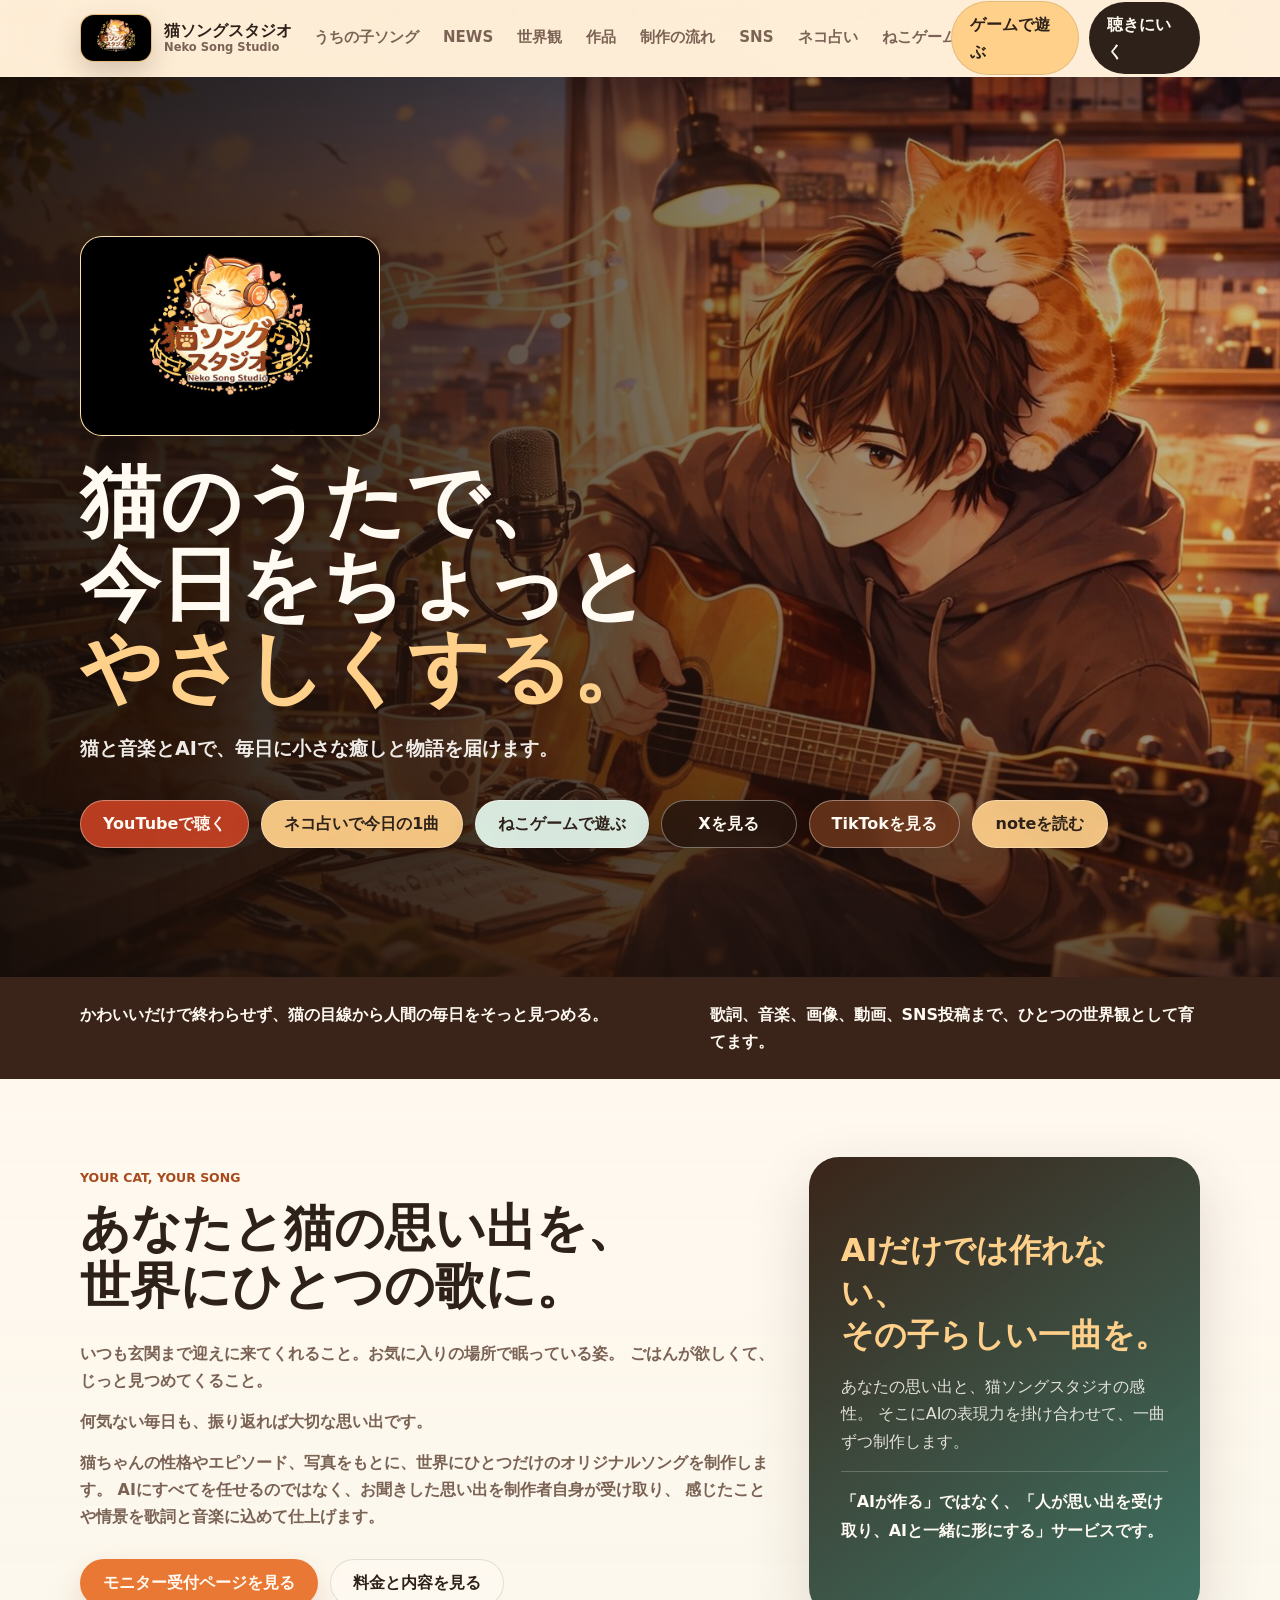
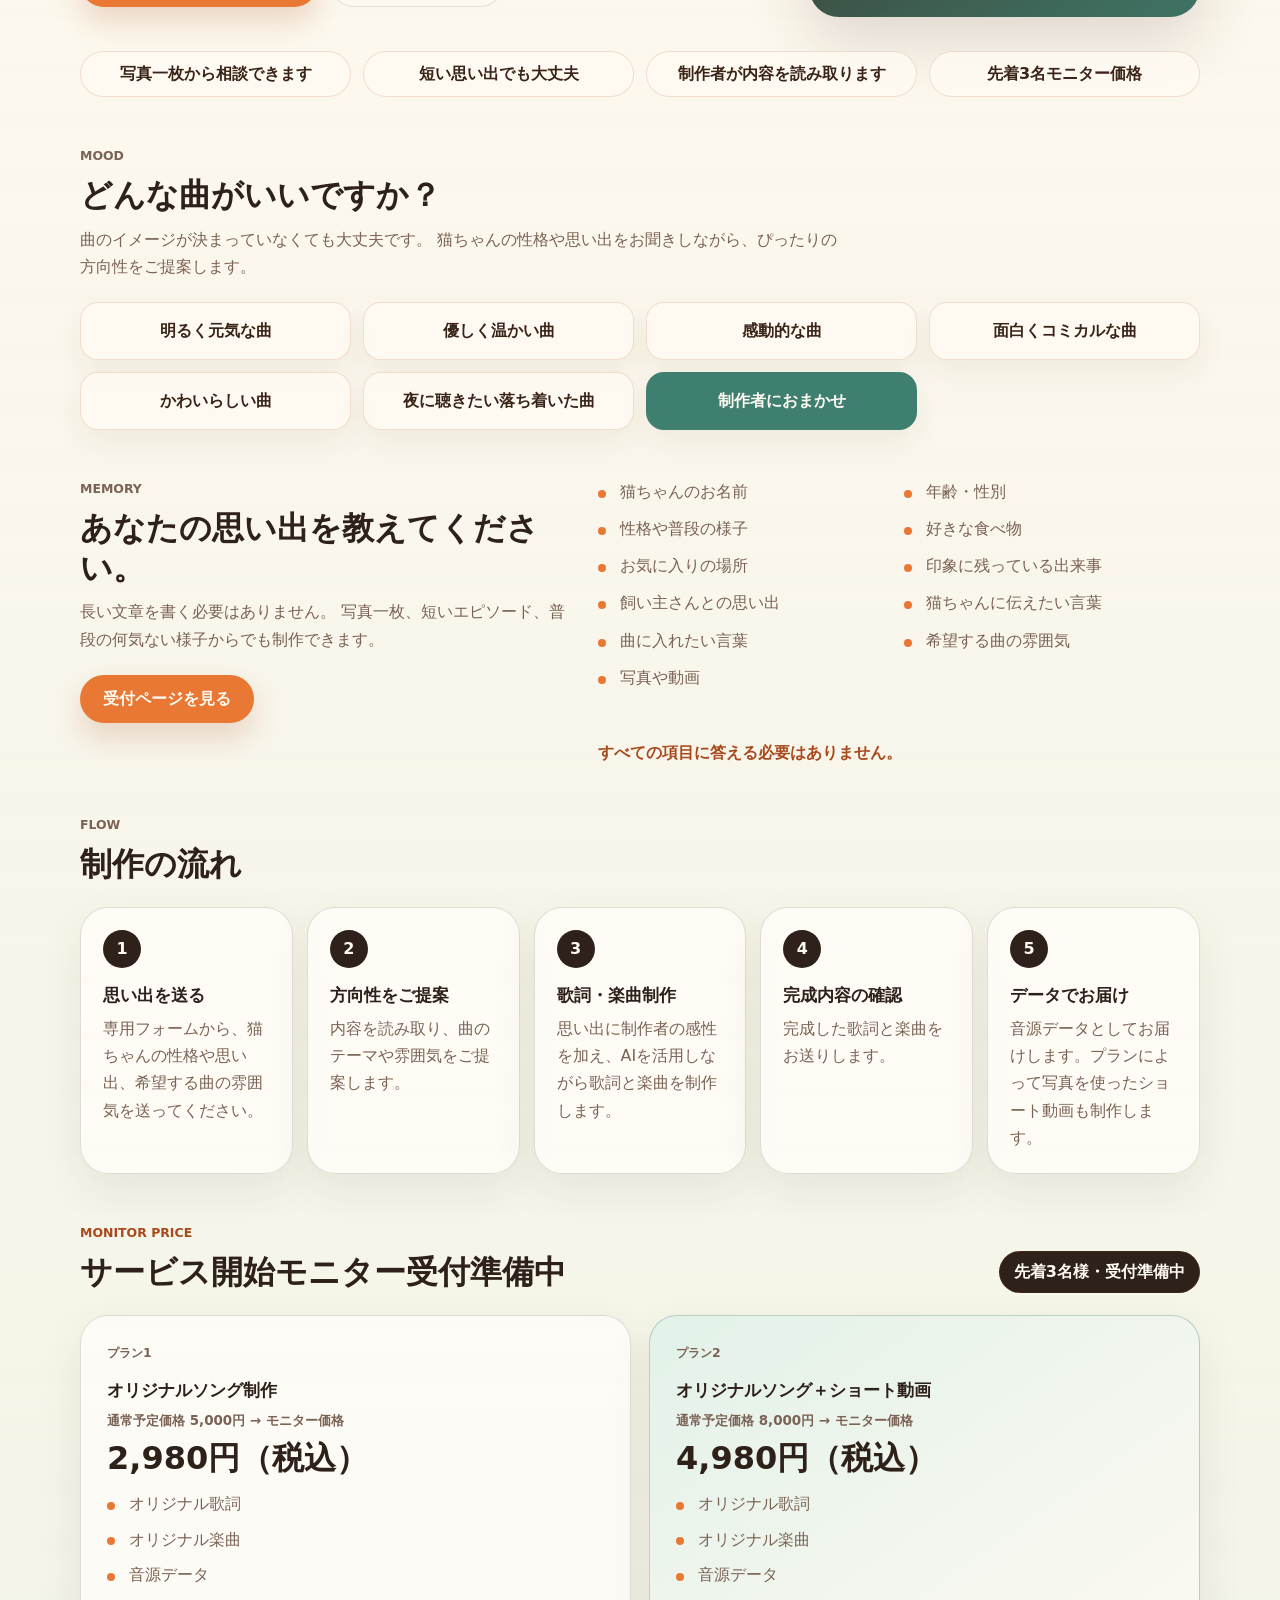
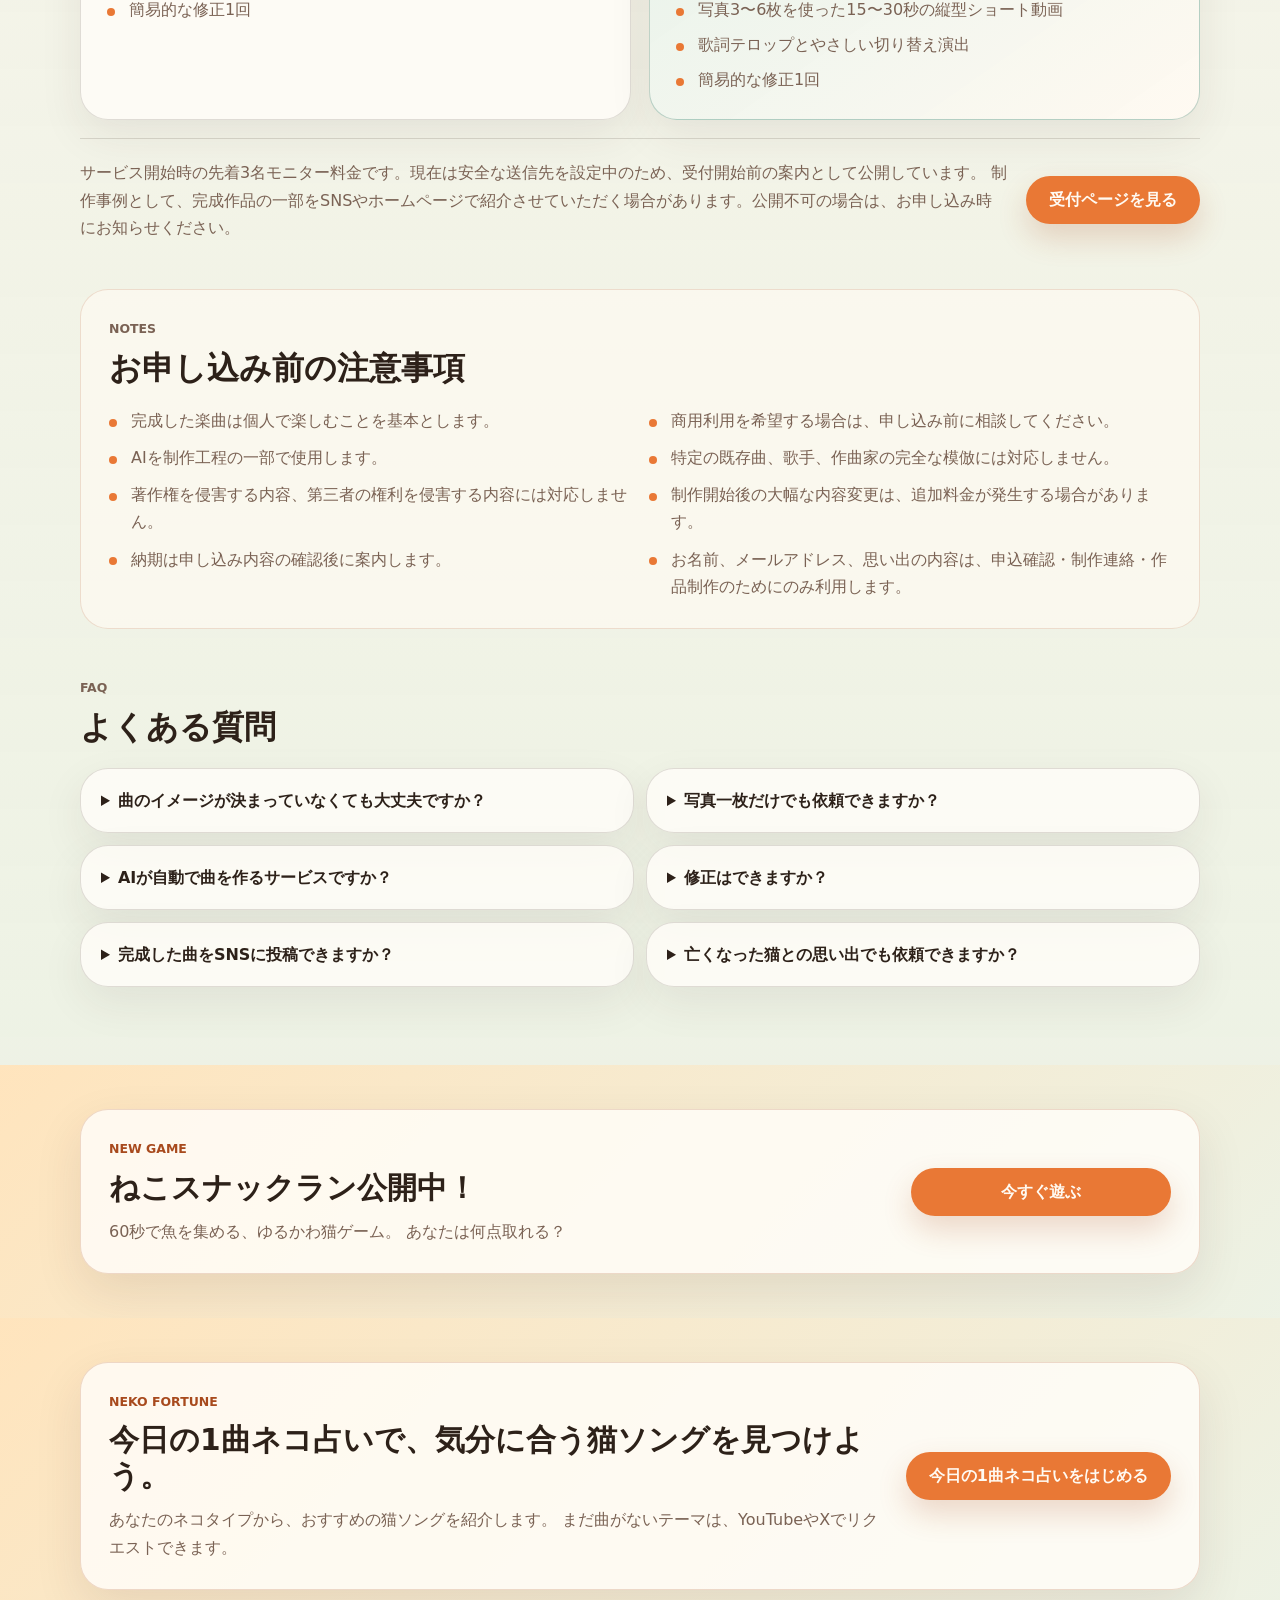
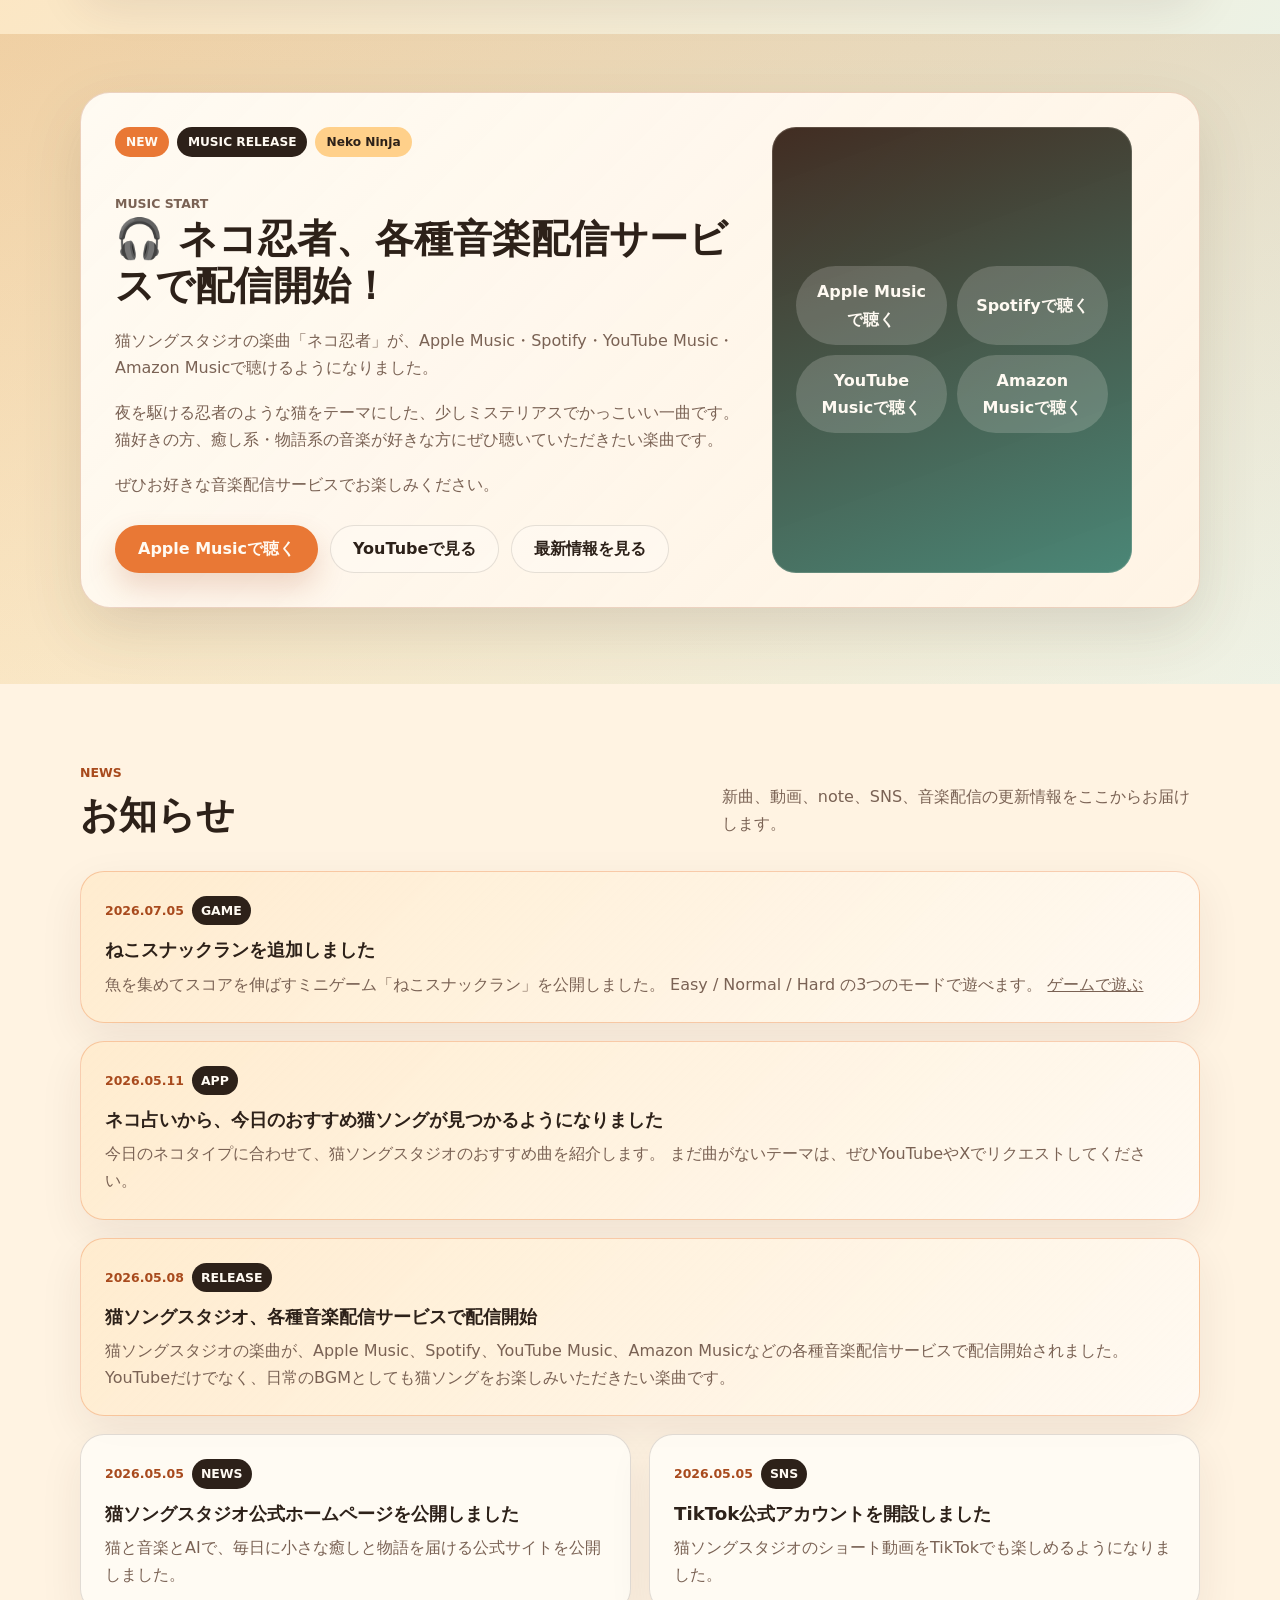
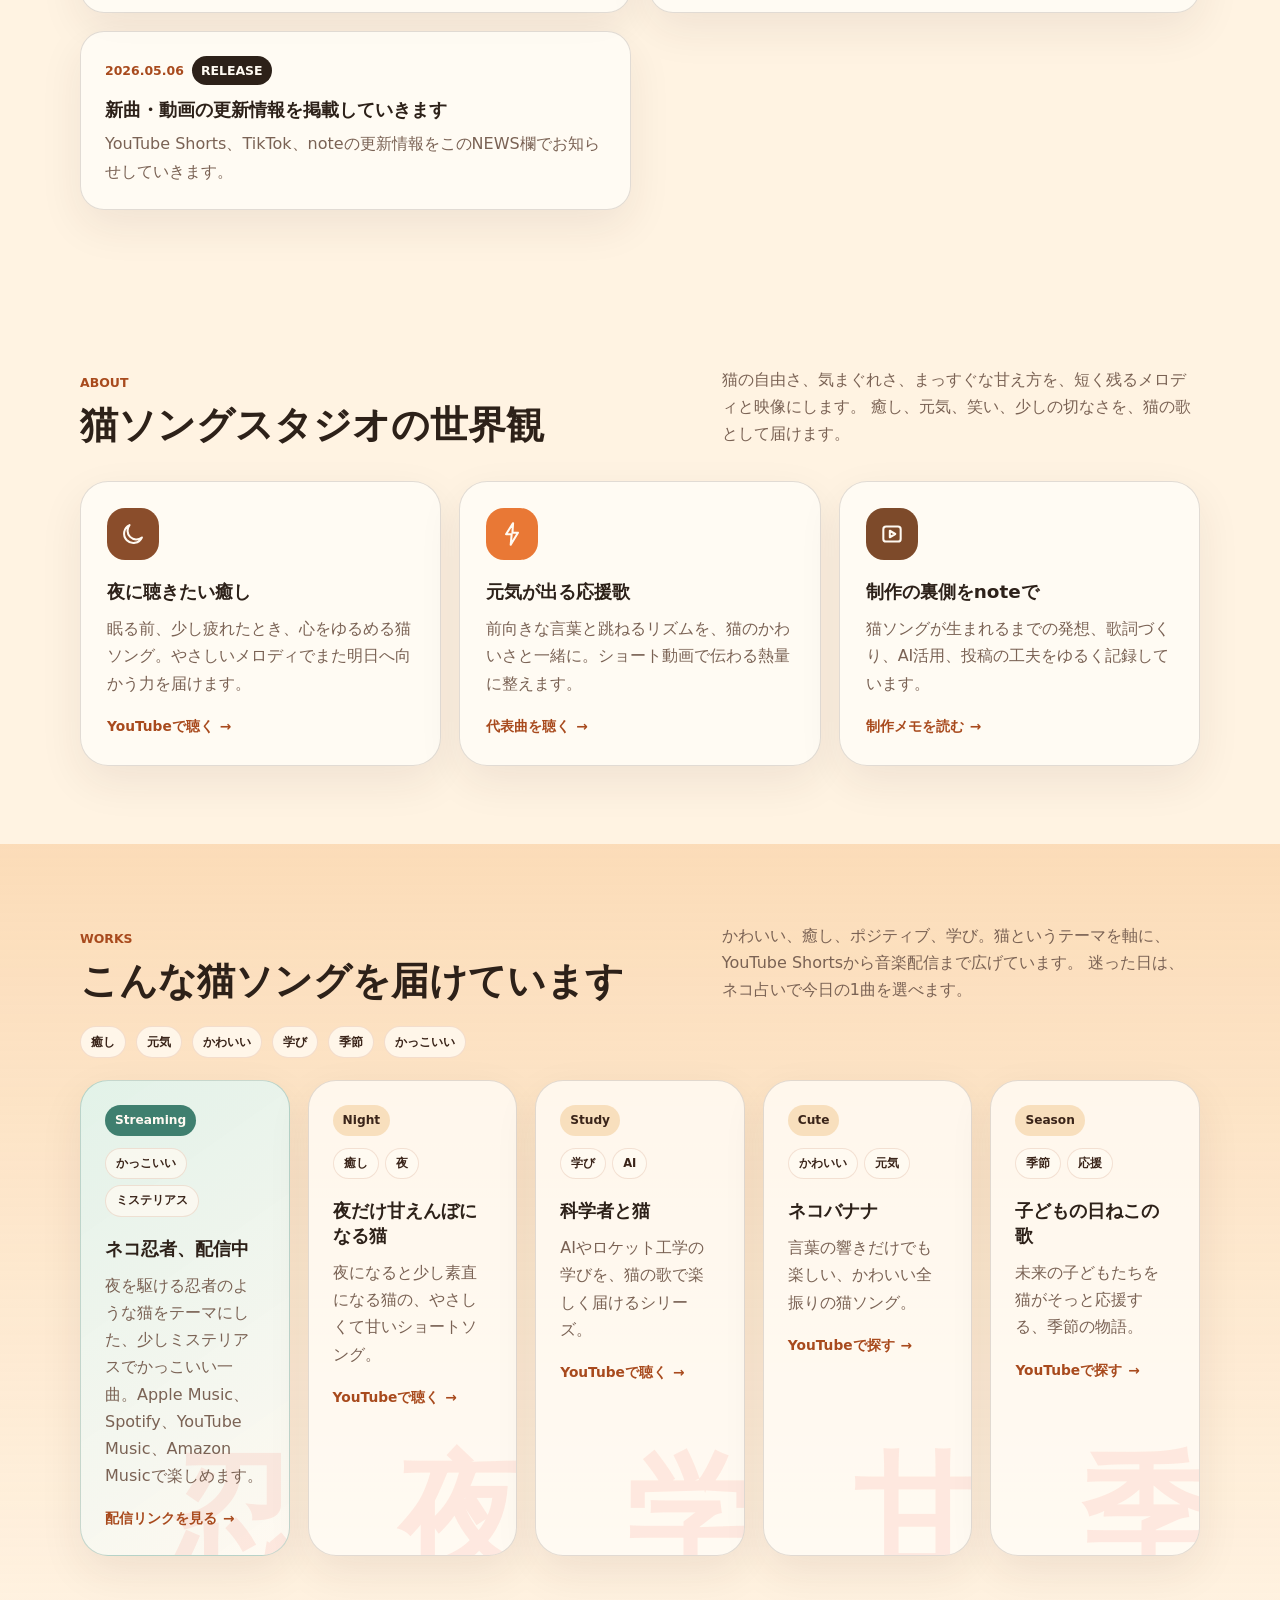
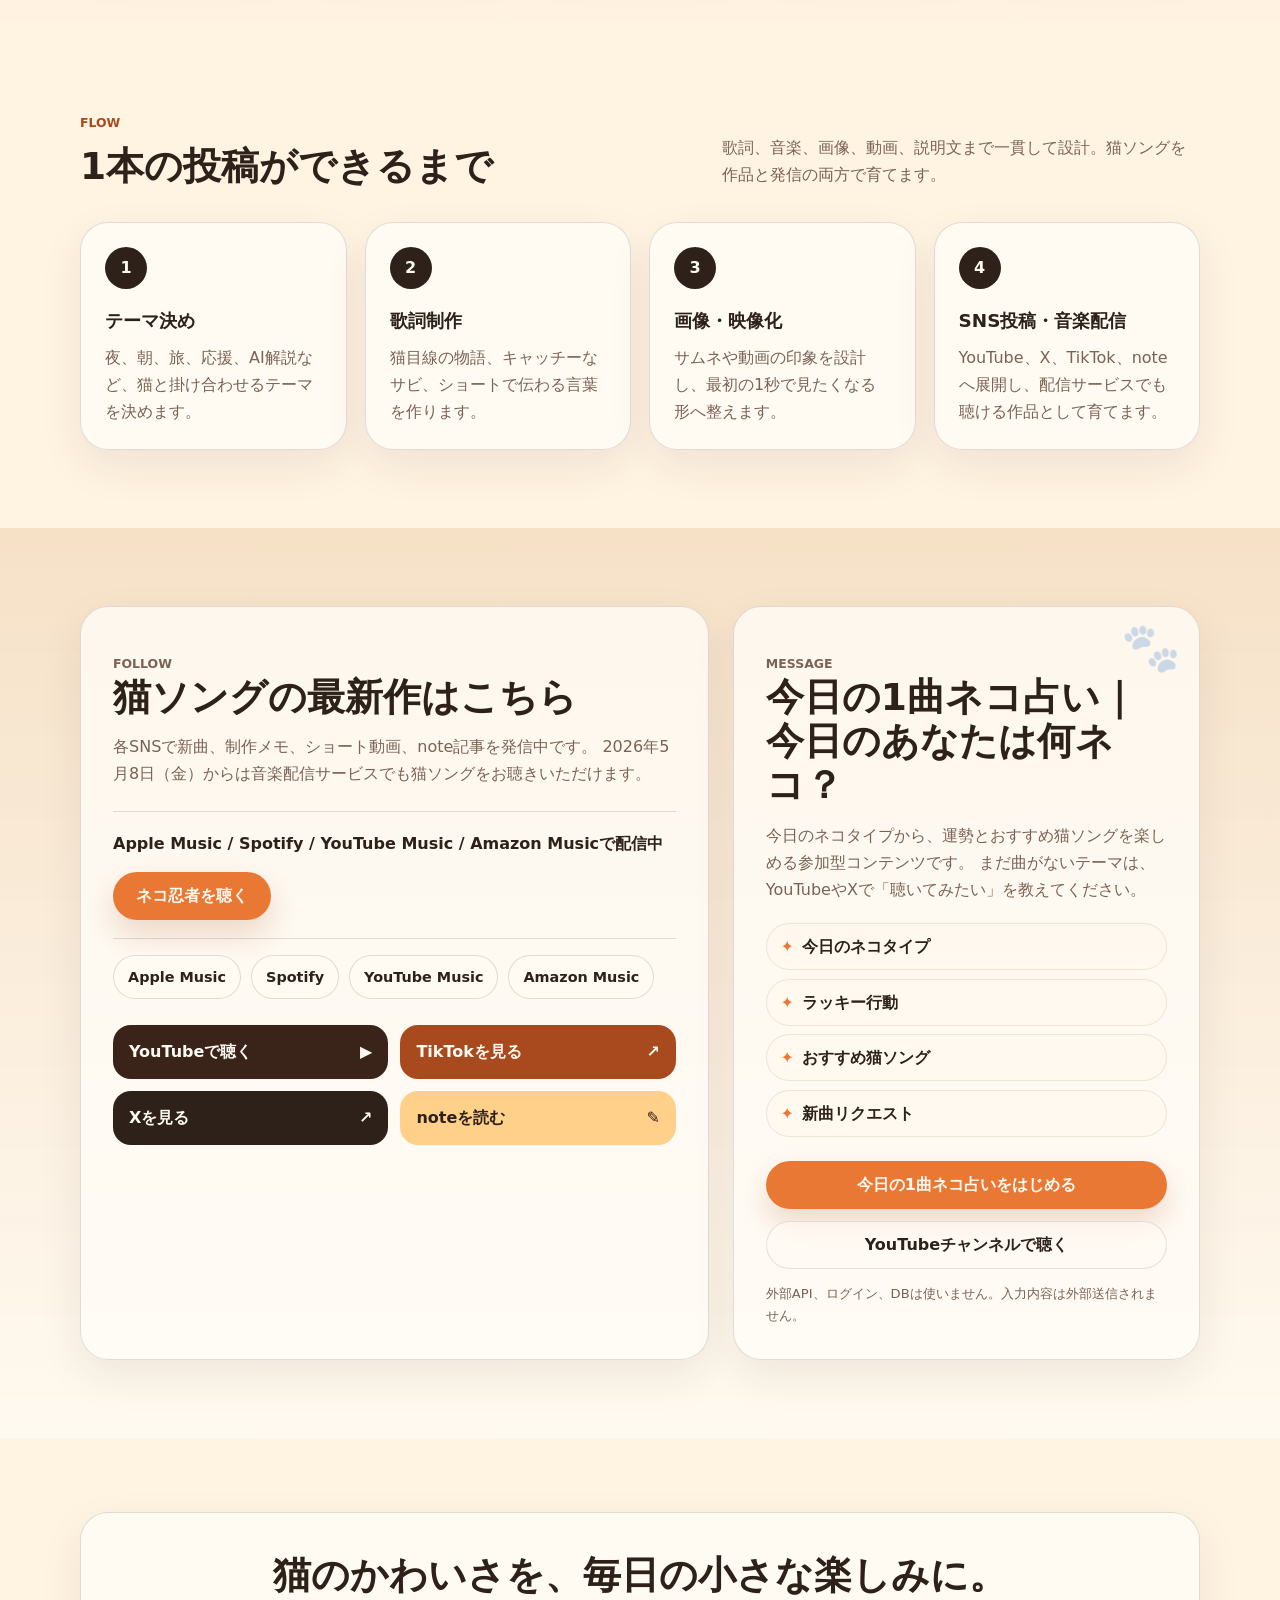
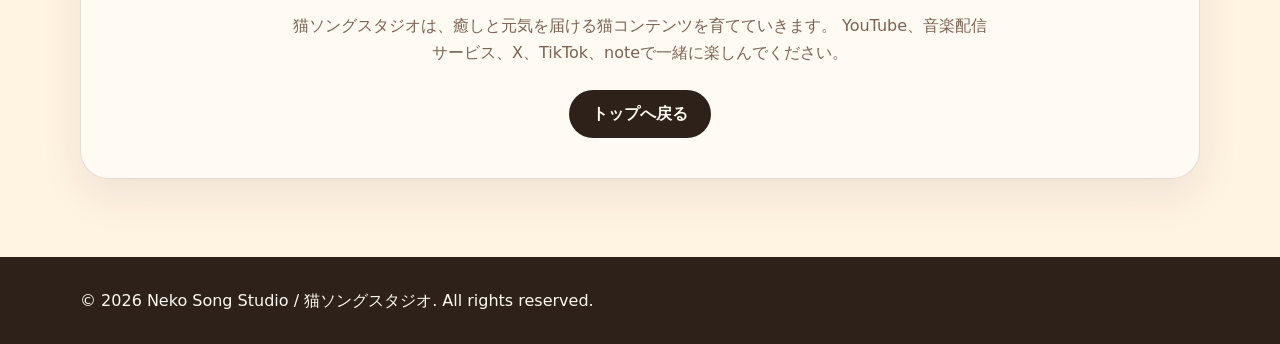
<file: index.html>
<!doctype html>
<html lang="ja">
  <head>
    <meta charset="utf-8">
    <meta name="viewport" content="width=device-width, initial-scale=1">
    <title>猫ソングスタジオ | 猫のオリジナルソングと音楽の物語</title>
    <meta
      name="description"
      content="猫ソングスタジオは、猫のオリジナルソングや猫との思い出をオーダーメイドで歌にするサービス、猫の楽曲・動画を届けるスタジオです。AIを活用しながら制作者が一曲ずつ制作します。"
    >
    <meta
      name="keywords"
      content="猫ソングスタジオ, Neko Song Studio, 猫のオリジナルソング, 猫との思い出, オーダーメイド, 猫の歌, 猫ソング, AI音楽, YouTube Shorts, 猫動画, 癒し音楽, 音楽配信"
    >
    <meta property="og:site_name" content="猫ソングスタジオ | Neko Song Studio">
    <meta property="og:type" content="website">
    <meta property="og:url" content="https://kohei-nakama.github.io/neko-song-studio/">
    <meta property="og:title" content="猫ソングスタジオ | 猫のオリジナルソングと音楽の物語">
    <meta
      property="og:description"
      content="猫ソングスタジオは、猫のオリジナルソングや猫との思い出をオーダーメイドで歌にするサービス、猫の楽曲・動画を届けるスタジオです。AIを活用しながら制作者が一曲ずつ制作します。"
    >
    <meta property="og:image" content="https://kohei-nakama.github.io/neko-song-studio/assets/main-visual.jpg">
    <meta name="twitter:card" content="summary_large_image">
    <link rel="icon" href="assets/neko-song-logo.jpg" type="image/jpeg">
    <script type="application/ld+json">
      {
        "@context": "https://schema.org",
        "@type": "Service",
        "name": "うちの子オリジナルソング",
        "serviceType": "猫のオリジナルソング制作",
        "provider": {
          "@type": "Organization",
          "name": "猫ソングスタジオ",
          "url": "https://kohei-nakama.github.io/neko-song-studio/"
        },
        "areaServed": "JP",
        "description": "猫との思い出や写真、性格をもとに、AIを制作工程の一部で活用しながら制作者が一曲ずつ仕上げるオーダーメイドの猫ソング制作サービスです。"
      }
    </script>
    <link rel="stylesheet" href="styles.css">
  </head>
  <body>
    <div class="paw-bg" aria-hidden="true"></div>

    <header class="site-header" data-header>
      <div class="container nav">
        <a class="logo" href="#top" aria-label="猫ソングスタジオ トップへ">
          <img
            class="logo-image"
            src="assets/neko-song-logo.jpg"
            width="72"
            height="48"
            alt=""
            decoding="async"
          >
          <span class="logo-text">
            猫ソングスタジオ
            <small>Neko Song Studio</small>
          </span>
        </a>
        <nav class="nav-links" aria-label="メインメニュー">
          <a href="#original-song">うちの子ソング</a>
          <a href="#news">NEWS</a>
          <a href="#about">世界観</a>
          <a href="#works">作品</a>
          <a href="#flow">制作の流れ</a>
          <a href="#social">SNS</a>
          <a href="neko-uranai.html">ネコ占い</a>
        </nav>
        <a class="nav-cta" href="#music-release">聴きにいく</a>
      </div>
    </header>

    <main id="top">
      <section class="hero" aria-labelledby="hero-title">
        <img
          class="hero-image"
          src="assets/main-visual.jpg"
          width="1536"
          height="1024"
          fetchpriority="high"
          decoding="async"
          alt="夕焼けの音楽スタジオで猫と一緒にギターを弾く人物"
        >
        <div class="hero-overlay"></div>
        <div class="container hero-content">
          <img
            class="hero-logo"
            src="assets/neko-song-logo.jpg"
            width="300"
            height="200"
            alt="猫ソングスタジオ Neko Song Studio ロゴ"
            decoding="async"
          >
          <h1 id="hero-title">
            猫のうたで、<br>
            今日をちょっと<br>
            <span>やさしくする。</span>
          </h1>
          <p class="hero-copy">
            猫と音楽とAIで、毎日に小さな癒しと物語を届けます。
          </p>
          <div class="hero-social" aria-label="猫ソングスタジオのSNSリンク">
            <a class="social-pill youtube" href="https://www.youtube.com/@nekosong_kouhei" target="_blank" rel="noopener" aria-label="YouTubeで猫ソングを聴く">YouTubeで聴く</a>
            <a class="social-pill fortune" href="neko-uranai.html" aria-label="ネコ占いで今日のおすすめ猫ソングを見つける">ネコ占いで今日の1曲</a>
            <a class="social-pill x" href="https://x.com/nakama_kohei" target="_blank" rel="noopener" aria-label="Xで猫ソングスタジオを見る">Xを見る</a>
            <a class="social-pill tiktok" href="https://www.tiktok.com/@nekosongstudio?_r=1&amp;_t=ZS-967YotwKjua" target="_blank" rel="noopener" aria-label="TikTokで猫ソングを見る">TikTokを見る</a>
            <a class="social-pill note" href="https://note.com/nakama_kohei" target="_blank" rel="noopener" aria-label="noteで猫ソングスタジオの記事を読む">noteを読む</a>
          </div>
        </div>
      </section>

      <section class="section intro-strip" aria-label="猫ソングスタジオの概要">
        <div class="container intro-grid">
          <p>かわいいだけで終わらせず、猫の目線から人間の毎日をそっと見つめる。</p>
          <p>歌詞、音楽、画像、動画、SNS投稿まで、ひとつの世界観として育てます。</p>
        </div>
      </section>

      <section class="section original-song-section" id="original-song" aria-labelledby="original-song-title">
        <div class="container">
          <div class="original-song-hero-grid">
            <div class="original-song-copy">
              <p class="section-kicker">YOUR CAT, YOUR SONG</p>
              <h2 id="original-song-title" class="original-song-title">
                あなたと猫の思い出を、<br>
                世界にひとつの歌に。
              </h2>
              <div class="original-song-lead">
                <p>
                  いつも玄関まで迎えに来てくれること。お気に入りの場所で眠っている姿。
                  ごはんが欲しくて、じっと見つめてくること。
                </p>
                <p>何気ない毎日も、振り返れば大切な思い出です。</p>
                <p>
                  猫ちゃんの性格やエピソード、写真をもとに、世界にひとつだけのオリジナルソングを制作します。
                  AIにすべてを任せるのではなく、お聞きした思い出を制作者自身が受け取り、
                  感じたことや情景を歌詞と音楽に込めて仕上げます。
                </p>
              </div>
            <div class="original-song-actions" aria-label="うちの子オリジナルソングの申込導線">
                <a class="button button-release" href="original-song-form.html">モニター受付ページを見る</a>
                <a class="button button-ghost" href="#original-song-price">料金と内容を見る</a>
              </div>
            </div>

            <aside class="original-song-highlight" aria-label="制作で大切にしていること">
              <p>
                AIだけでは作れない、<br>
                その子らしい一曲を。
              </p>
              <span>
                あなたの思い出と、猫ソングスタジオの感性。
                そこにAIの表現力を掛け合わせて、一曲ずつ制作します。
              </span>
              <strong>
                「AIが作る」ではなく、「人が思い出を受け取り、AIと一緒に形にする」サービスです。
              </strong>
            </aside>
          </div>

          <div class="original-song-points" aria-label="サービスの特徴">
            <span>写真一枚から相談できます</span>
            <span>短い思い出でも大丈夫</span>
            <span>制作者が内容を読み取ります</span>
            <span>先着3名モニター価格</span>
          </div>

          <div class="original-song-block">
            <div class="original-subhead">
              <p class="section-kicker">MOOD</p>
              <h3>どんな曲がいいですか？</h3>
              <p>
                曲のイメージが決まっていなくても大丈夫です。
                猫ちゃんの性格や思い出をお聞きしながら、ぴったりの方向性をご提案します。
              </p>
            </div>
            <div class="song-mood-grid">
              <span class="mood-card">明るく元気な曲</span>
              <span class="mood-card">優しく温かい曲</span>
              <span class="mood-card">感動的な曲</span>
              <span class="mood-card">面白くコミカルな曲</span>
              <span class="mood-card">かわいらしい曲</span>
              <span class="mood-card">夜に聴きたい落ち着いた曲</span>
              <span class="mood-card mood-card-featured">制作者におまかせ</span>
            </div>
          </div>

          <div class="original-song-block memory-grid">
            <div class="original-subhead">
              <p class="section-kicker">MEMORY</p>
              <h3>あなたの思い出を教えてください。</h3>
              <p>
                長い文章を書く必要はありません。
                写真一枚、短いエピソード、普段の何気ない様子からでも制作できます。
              </p>
              <a class="button button-release" href="original-song-form.html#request-form">受付ページを見る</a>
            </div>
            <ul class="memory-list">
              <li>猫ちゃんのお名前</li>
              <li>年齢・性別</li>
              <li>性格や普段の様子</li>
              <li>好きな食べ物</li>
              <li>お気に入りの場所</li>
              <li>印象に残っている出来事</li>
              <li>飼い主さんとの思い出</li>
              <li>猫ちゃんに伝えたい言葉</li>
              <li>曲に入れたい言葉</li>
              <li>希望する曲の雰囲気</li>
              <li>写真や動画</li>
            </ul>
            <p class="soft-note">すべての項目に答える必要はありません。</p>
          </div>

          <div class="original-song-block">
            <div class="original-subhead">
              <p class="section-kicker">FLOW</p>
              <h3>制作の流れ</h3>
            </div>
            <ol class="original-flow">
              <li class="original-step">
                <span>1</span>
                <h4>思い出を送る</h4>
                <p>専用フォームから、猫ちゃんの性格や思い出、希望する曲の雰囲気を送ってください。</p>
              </li>
              <li class="original-step">
                <span>2</span>
                <h4>方向性をご提案</h4>
                <p>内容を読み取り、曲のテーマや雰囲気をご提案します。</p>
              </li>
              <li class="original-step">
                <span>3</span>
                <h4>歌詞・楽曲制作</h4>
                <p>思い出に制作者の感性を加え、AIを活用しながら歌詞と楽曲を制作します。</p>
              </li>
              <li class="original-step">
                <span>4</span>
                <h4>完成内容の確認</h4>
                <p>完成した歌詞と楽曲をお送りします。</p>
              </li>
              <li class="original-step">
                <span>5</span>
                <h4>データでお届け</h4>
                <p>音源データとしてお届けします。プランによって写真を使ったショート動画も制作します。</p>
              </li>
            </ol>
          </div>

          <div class="original-song-block pricing-block" id="original-song-price">
            <div class="pricing-head">
              <div>
                <p class="section-kicker">MONITOR PRICE</p>
                <h3>サービス開始モニター受付準備中</h3>
              </div>
              <span class="monitor-pill">先着3名様・受付準備中</span>
            </div>
            <div class="price-grid">
              <article class="price-card" data-plan="original-song" data-price="2980">
                <p class="price-plan">プラン1</p>
                <h4>オリジナルソング制作</h4>
                <p class="price-note">通常予定価格 5,000円 → モニター価格</p>
                <p class="price">2,980円（税込）</p>
                <ul>
                  <li>オリジナル歌詞</li>
                  <li>オリジナル楽曲</li>
                  <li>音源データ</li>
                  <li>簡易的な修正1回</li>
                </ul>
              </article>
              <article class="price-card price-card-featured" data-plan="original-song-short-video" data-price="4980">
                <p class="price-plan">プラン2</p>
                <h4>オリジナルソング＋ショート動画</h4>
                <p class="price-note">通常予定価格 8,000円 → モニター価格</p>
                <p class="price">4,980円（税込）</p>
                <ul>
                  <li>オリジナル歌詞</li>
                  <li>オリジナル楽曲</li>
                  <li>音源データ</li>
                  <li>写真3〜6枚を使った15〜30秒の縦型ショート動画</li>
                  <li>歌詞テロップとやさしい切り替え演出</li>
                  <li>簡易的な修正1回</li>
                </ul>
              </article>
            </div>
            <div class="monitor-note">
              <p>
                サービス開始時の先着3名モニター料金です。現在は安全な送信先を設定中のため、受付開始前の案内として公開しています。
                制作事例として、完成作品の一部をSNSやホームページで紹介させていただく場合があります。公開不可の場合は、お申し込み時にお知らせください。
              </p>
              <a class="button button-release" href="original-song-form.html#request-form">受付ページを見る</a>
            </div>
          </div>

          <div class="original-song-block original-song-notes">
            <div class="original-subhead">
              <p class="section-kicker">NOTES</p>
              <h3>お申し込み前の注意事項</h3>
            </div>
            <ul class="notice-list">
              <li>完成した楽曲は個人で楽しむことを基本とします。</li>
              <li>商用利用を希望する場合は、申し込み前に相談してください。</li>
              <li>AIを制作工程の一部で使用します。</li>
              <li>特定の既存曲、歌手、作曲家の完全な模倣には対応しません。</li>
              <li>著作権を侵害する内容、第三者の権利を侵害する内容には対応しません。</li>
              <li>制作開始後の大幅な内容変更は、追加料金が発生する場合があります。</li>
              <li>納期は申し込み内容の確認後に案内します。</li>
              <li>お名前、メールアドレス、思い出の内容は、申込確認・制作連絡・作品制作のためにのみ利用します。</li>
            </ul>
          </div>

          <div class="original-song-block faq-block" aria-labelledby="original-song-faq-title">
            <div class="original-subhead">
              <p class="section-kicker">FAQ</p>
              <h3 id="original-song-faq-title">よくある質問</h3>
            </div>
            <div class="faq-grid">
              <details class="faq-card">
                <summary>曲のイメージが決まっていなくても大丈夫ですか？</summary>
                <p>大丈夫です。猫ちゃんの性格や思い出から、制作者が曲の方向性をご提案します。</p>
              </details>
              <details class="faq-card">
                <summary>写真一枚だけでも依頼できますか？</summary>
                <p>可能です。短いエピソードや写真から、その子らしさを想像しながら制作します。</p>
              </details>
              <details class="faq-card">
                <summary>AIが自動で曲を作るサービスですか？</summary>
                <p>AIを制作工程の一部で使用しますが、完全自動ではありません。思い出を制作者が読み、歌詞、物語、曲の方向性を考えて制作します。</p>
              </details>
              <details class="faq-card">
                <summary>修正はできますか？</summary>
                <p>簡易的な修正は1回まで料金に含みます。曲全体の作り直しや、制作開始後の大幅な方向変更は別途相談となります。</p>
              </details>
              <details class="faq-card">
                <summary>完成した曲をSNSに投稿できますか？</summary>
                <p>個人のSNSでお楽しみいただけます。広告、販売、店舗利用などの商用利用は事前にご相談ください。</p>
              </details>
              <details class="faq-card">
                <summary>亡くなった猫との思い出でも依頼できますか？</summary>
                <p>可能です。大切な思い出を尊重し、希望する雰囲気を確認しながら制作します。</p>
              </details>
            </div>
          </div>
        </div>
      </section>

      <section class="section fortune-entry-section" aria-labelledby="game-entry-title">
        <div class="container fortune-entry-card">
          <div>
            <p class="section-kicker">NEW GAME</p>
            <h2 id="game-entry-title">ねこスナックラン公開中！</h2>
            <p>
              60秒で魚を集める、ゆるかわ猫ゲーム。
              あなたは何点取れる？
            </p>
          </div>
          <a class="button button-release" href="./cat-game/index.html">今すぐ遊ぶ</a>
        </div>
      </section>

      <section class="section fortune-entry-section" aria-labelledby="fortune-entry-title">
        <div class="container fortune-entry-card">
          <div>
            <p class="section-kicker">NEKO FORTUNE</p>
            <h2 id="fortune-entry-title">今日の1曲ネコ占いで、気分に合う猫ソングを見つけよう。</h2>
            <p>
              あなたのネコタイプから、おすすめの猫ソングを紹介します。
              まだ曲がないテーマは、YouTubeやXでリクエストできます。
            </p>
          </div>
          <a class="button button-release" href="neko-uranai.html">今日の1曲ネコ占いをはじめる</a>
        </div>
      </section>

      <section class="section release-section neko-ninja-release" id="music-release" aria-labelledby="music-release-title">
        <div class="container release-card">
          <div class="release-copy">
            <div class="release-labels" aria-label="配信開始ラベル">
              <span>NEW</span>
              <span>MUSIC RELEASE</span>
              <span>Neko Ninja</span>
            </div>
            <p class="section-kicker">MUSIC START</p>
            <h2 id="music-release-title">🎧 ネコ忍者、各種音楽配信サービスで配信開始！</h2>
            <p>
              猫ソングスタジオの楽曲「ネコ忍者」が、Apple Music・Spotify・YouTube Music・Amazon Musicで聴けるようになりました。
            </p>
            <p>
              夜を駆ける忍者のような猫をテーマにした、少しミステリアスでかっこいい一曲です。
              猫好きの方、癒し系・物語系の音楽が好きな方にぜひ聴いていただきたい楽曲です。
            </p>
            <p>
              ぜひお好きな音楽配信サービスでお楽しみください。
            </p>
            <div class="release-actions">
              <a class="button button-release" href="https://music.apple.com/jp/album/%E3%83%8D%E3%82%B3%E5%BF%8D%E8%80%85-single/1891265005" target="_blank" rel="noopener">Apple Musicで聴く</a>
              <a class="button button-ghost" href="https://www.youtube.com/@nekosong_kouhei" target="_blank" rel="noopener">YouTubeで見る</a>
              <a class="button button-ghost" href="#news">最新情報を見る</a>
            </div>
          </div>
          <div class="release-service-panel" aria-label="配信サービスへのリンク">
            <a href="https://music.apple.com/jp/album/%E3%83%8D%E3%82%B3%E5%BF%8D%E8%80%85-single/1891265005" target="_blank" rel="noopener">Apple Musicで聴く</a>
            <a href="https://open.spotify.com/track/2QS5tsBOAJFI41axMPDWZD?si=Y-8i1S11R7CDhsNTdiLSRw" target="_blank" rel="noopener">Spotifyで聴く</a>
            <a href="https://music.youtube.com/channel/UCDWZI7p2WOO-w00rtP6CKkQ?si=VKP1KS6DE42R7_QW" target="_blank" rel="noopener">YouTube Musicで聴く</a>
            <a href="https://music.amazon.co.jp/albums/B0GW8LS2RV?ref=dm_sh_L1YtPNEgkKqeNAVwYoi6ZciY6" target="_blank" rel="noopener">Amazon Musicで聴く</a>
          </div>
        </div>
      </section>

      <section class="section news-section" id="news" aria-labelledby="news-title">
        <div class="container">
          <div class="section-head news-head">
            <div>
              <p class="section-kicker">NEWS</p>
              <h2 id="news-title">お知らせ</h2>
            </div>
            <p class="section-desc">
              新曲、動画、note、SNS、音楽配信の更新情報をここからお届けします。
            </p>
          </div>

          <div class="news-list">
            <article class="news-card news-card-featured">
              <div class="news-meta">
                <time datetime="2026-07-05">2026.07.05</time>
                <span>GAME</span>
              </div>
              <h3>ねこスナックランを追加しました</h3>
              <p>
                魚を集めてスコアを伸ばすミニゲーム「ねこスナックラン」を公開しました。
                Easy / Normal / Hard の3つのモードで遊べます。
                <a href="cat-game/index.html">ゲームで遊ぶ</a>
              </p>
            </article>
            <article class="news-card news-card-featured">
              <div class="news-meta">
                <time datetime="2026-05-11">2026.05.11</time>
                <span>APP</span>
              </div>
              <h3>ネコ占いから、今日のおすすめ猫ソングが見つかるようになりました</h3>
              <p>
                今日のネコタイプに合わせて、猫ソングスタジオのおすすめ曲を紹介します。
                まだ曲がないテーマは、ぜひYouTubeやXでリクエストしてください。
              </p>
            </article>
            <article class="news-card news-card-featured">
              <div class="news-meta">
                <time datetime="2026-05-08">2026.05.08</time>
                <span>RELEASE</span>
              </div>
              <h3>猫ソングスタジオ、各種音楽配信サービスで配信開始</h3>
              <p>
                猫ソングスタジオの楽曲が、Apple Music、Spotify、YouTube Music、Amazon Musicなどの各種音楽配信サービスで配信開始されました。
                YouTubeだけでなく、日常のBGMとしても猫ソングをお楽しみいただきたい楽曲です。
              </p>
            </article>
            <article class="news-card">
              <div class="news-meta">
                <time datetime="2026-05-05">2026.05.05</time>
                <span>NEWS</span>
              </div>
              <h3>猫ソングスタジオ公式ホームページを公開しました</h3>
              <p>猫と音楽とAIで、毎日に小さな癒しと物語を届ける公式サイトを公開しました。</p>
            </article>
            <article class="news-card">
              <div class="news-meta">
                <time datetime="2026-05-05">2026.05.05</time>
                <span>SNS</span>
              </div>
              <h3>TikTok公式アカウントを開設しました</h3>
              <p>猫ソングスタジオのショート動画をTikTokでも楽しめるようになりました。</p>
            </article>
            <article class="news-card">
              <div class="news-meta">
                <time datetime="2026-05-06">2026.05.06</time>
                <span>RELEASE</span>
              </div>
              <h3>新曲・動画の更新情報を掲載していきます</h3>
              <p>YouTube Shorts、TikTok、noteの更新情報をこのNEWS欄でお知らせしていきます。</p>
            </article>
          </div>
        </div>
      </section>

      <section class="section" id="about" aria-labelledby="about-title">
        <div class="container">
          <div class="section-head">
            <div>
              <p class="section-kicker">ABOUT</p>
              <h2 id="about-title">猫ソングスタジオの世界観</h2>
            </div>
            <p class="section-desc">
              猫の自由さ、気まぐれさ、まっすぐな甘え方を、短く残るメロディと映像にします。
              癒し、元気、笑い、少しの切なさを、猫の歌として届けます。
            </p>
          </div>

          <div class="cards">
            <a class="card linked-card" href="https://www.youtube.com/@nekosong_kouhei/search?query=%E7%99%92%E3%81%97" target="_blank" rel="noopener" aria-label="夜に聴きたい癒しの猫ソングをYouTubeで探す">
              <div class="card-icon" aria-hidden="true">
                <svg viewBox="0 0 24 24" focusable="false">
                  <path d="M20.2 15.2A8.1 8.1 0 0 1 8.8 3.8a8.6 8.6 0 1 0 11.4 11.4Z"></path>
                </svg>
              </div>
              <h3>夜に聴きたい癒し</h3>
              <p>眠る前、少し疲れたとき、心をゆるめる猫ソング。やさしいメロディでまた明日へ向かう力を届けます。</p>
              <span class="card-link-label">YouTubeで聴く</span>
            </a>
            <a class="card linked-card" href="https://youtu.be/t1rMK4Rj--0" target="_blank" rel="noopener" aria-label="元気が出る応援歌をYouTubeで聴く">
              <div class="card-icon card-icon-hot" aria-hidden="true">
                <svg viewBox="0 0 24 24" focusable="false">
                  <path d="M13 2 6.5 12.2h5.2L10.8 22 17.5 10.8h-5.1L13 2Z"></path>
                </svg>
              </div>
              <h3>元気が出る応援歌</h3>
              <p>前向きな言葉と跳ねるリズムを、猫のかわいさと一緒に。ショート動画で伝わる熱量に整えます。</p>
              <span class="card-link-label">代表曲を聴く</span>
            </a>
            <a class="card linked-card" href="https://note.com/nakama_kohei/n/naa5a738a0083" target="_blank" rel="noopener" aria-label="猫ソングスタジオの制作メモをnoteで読む">
              <div class="card-icon card-icon-blue" aria-hidden="true">
                <svg viewBox="0 0 24 24" focusable="false">
                  <path d="M4 7.5A2.5 2.5 0 0 1 6.5 5h11A2.5 2.5 0 0 1 20 7.5v9a2.5 2.5 0 0 1-2.5 2.5h-11A2.5 2.5 0 0 1 4 16.5v-9Z"></path>
                  <path d="m10 9 5 3-5 3V9Z"></path>
                </svg>
              </div>
              <h3>制作の裏側をnoteで</h3>
              <p>猫ソングが生まれるまでの発想、歌詞づくり、AI活用、投稿の工夫をゆるく記録しています。</p>
              <span class="card-link-label">制作メモを読む</span>
            </a>
          </div>
        </div>
      </section>

      <section class="section section-warm" id="works" aria-labelledby="works-title">
        <div class="container">
          <div class="section-head">
            <div>
              <p class="section-kicker">WORKS</p>
              <h2 id="works-title">こんな猫ソングを届けています</h2>
            </div>
            <p class="section-desc">
              かわいい、癒し、ポジティブ、学び。猫というテーマを軸に、YouTube Shortsから音楽配信まで広げています。
              迷った日は、ネコ占いで今日の1曲を選べます。
            </p>
          </div>

          <div class="mood-tags" aria-label="気分タグ">
            <span>癒し</span>
            <span>元気</span>
            <span>かわいい</span>
            <span>学び</span>
            <span>季節</span>
            <span>かっこいい</span>
          </div>

          <div class="works">
            <a class="work-card linked-card streaming-work" href="#music-release" data-mark="忍" aria-label="ネコ忍者の配信リンクを見る">
              <span class="work-tag">Streaming</span>
              <div class="work-moods" aria-label="気分タグ">
                <span>かっこいい</span>
                <span>ミステリアス</span>
              </div>
              <h3>ネコ忍者、配信中</h3>
              <p>夜を駆ける忍者のような猫をテーマにした、少しミステリアスでかっこいい一曲。Apple Music、Spotify、YouTube Music、Amazon Musicで楽しめます。</p>
              <span class="card-link-label">配信リンクを見る</span>
            </a>
            <a class="work-card linked-card" href="https://youtu.be/XkligCLwXvM" target="_blank" rel="noopener" data-mark="夜" aria-label="猫は知っているをYouTubeで聴く">
              <span class="work-tag">Night</span>
              <div class="work-moods" aria-label="気分タグ">
                <span>癒し</span>
                <span>夜</span>
              </div>
              <h3>夜だけ甘えんぼになる猫</h3>
              <p>夜になると少し素直になる猫の、やさしくて甘いショートソング。</p>
              <span class="card-link-label">YouTubeで聴く</span>
            </a>
            <a class="work-card linked-card" href="https://youtu.be/eM5e73EmU8s" target="_blank" rel="noopener" data-mark="学" aria-label="猫とAIのシリーズをYouTubeで聴く">
              <span class="work-tag">Study</span>
              <div class="work-moods" aria-label="気分タグ">
                <span>学び</span>
                <span>AI</span>
              </div>
              <h3>科学者と猫</h3>
              <p>AIやロケット工学の学びを、猫の歌で楽しく届けるシリーズ。</p>
              <span class="card-link-label">YouTubeで聴く</span>
            </a>
            <a class="work-card linked-card" href="https://www.youtube.com/@nekosong_kouhei/search?query=%E3%83%8D%E3%82%B3%E3%83%90%E3%83%8A%E3%83%8A" target="_blank" rel="noopener" data-mark="甘" aria-label="ネコバナナをYouTubeで探す">
              <span class="work-tag">Cute</span>
              <div class="work-moods" aria-label="気分タグ">
                <span>かわいい</span>
                <span>元気</span>
              </div>
              <h3>ネコバナナ</h3>
              <p>言葉の響きだけでも楽しい、かわいい全振りの猫ソング。</p>
              <span class="card-link-label">YouTubeで探す</span>
            </a>
            <a class="work-card linked-card" href="https://www.youtube.com/@nekosong_kouhei/search?query=%E5%AD%90%E3%81%A9%E3%82%82%E3%81%AE%E6%97%A5" target="_blank" rel="noopener" data-mark="季" aria-label="子どもの日ねこの歌をYouTubeで探す">
              <span class="work-tag">Season</span>
              <div class="work-moods" aria-label="気分タグ">
                <span>季節</span>
                <span>応援</span>
              </div>
              <h3>子どもの日ねこの歌</h3>
              <p>未来の子どもたちを猫がそっと応援する、季節の物語。</p>
              <span class="card-link-label">YouTubeで探す</span>
            </a>
          </div>
        </div>
      </section>

      <section class="section" id="flow" aria-labelledby="flow-title">
        <div class="container">
          <div class="section-head">
            <div>
              <p class="section-kicker">FLOW</p>
              <h2 id="flow-title">1本の投稿ができるまで</h2>
            </div>
            <p class="section-desc">
              歌詞、音楽、画像、動画、説明文まで一貫して設計。猫ソングを作品と発信の両方で育てます。
            </p>
          </div>

          <div class="timeline">
            <article class="step">
              <div class="step-num">1</div>
              <h3>テーマ決め</h3>
              <p>夜、朝、旅、応援、AI解説など、猫と掛け合わせるテーマを決めます。</p>
            </article>
            <article class="step">
              <div class="step-num">2</div>
              <h3>歌詞制作</h3>
              <p>猫目線の物語、キャッチーなサビ、ショートで伝わる言葉を作ります。</p>
            </article>
            <article class="step">
              <div class="step-num">3</div>
              <h3>画像・映像化</h3>
              <p>サムネや動画の印象を設計し、最初の1秒で見たくなる形へ整えます。</p>
            </article>
            <article class="step">
              <div class="step-num">4</div>
              <h3>SNS投稿・音楽配信</h3>
              <p>YouTube、X、TikTok、noteへ展開し、配信サービスでも聴ける作品として育てます。</p>
            </article>
          </div>
        </div>
      </section>

      <section class="section section-mint" id="social" aria-labelledby="social-title">
        <div class="container social-grid">
          <div class="social-main">
            <p class="section-kicker">FOLLOW</p>
            <h2 id="social-title">猫ソングの最新作はこちら</h2>
            <p>
              各SNSで新曲、制作メモ、ショート動画、note記事を発信中です。
              2026年5月8日（金）からは音楽配信サービスでも猫ソングをお聴きいただけます。
            </p>
            <div class="streaming-note">
              <strong>Apple Music / Spotify / YouTube Music / Amazon Musicで配信中</strong>
              <a class="button button-release" href="#music-release">ネコ忍者を聴く</a>
            </div>
            <div class="service-links" aria-label="音楽配信サービス別リンク">
              <a href="https://music.apple.com/jp/album/%E3%83%8D%E3%82%B3%E5%BF%8D%E8%80%85-single/1891265005" target="_blank" rel="noopener">Apple Music</a>
              <a href="https://open.spotify.com/track/2QS5tsBOAJFI41axMPDWZD?si=Y-8i1S11R7CDhsNTdiLSRw" target="_blank" rel="noopener">Spotify</a>
              <a href="https://music.youtube.com/channel/UCDWZI7p2WOO-w00rtP6CKkQ?si=VKP1KS6DE42R7_QW" target="_blank" rel="noopener">YouTube Music</a>
              <a href="https://music.amazon.co.jp/albums/B0GW8LS2RV?ref=dm_sh_L1YtPNEgkKqeNAVwYoi6ZciY6" target="_blank" rel="noopener">Amazon Music</a>
            </div>
            <div class="social-list">
              <a class="social-link" href="https://www.youtube.com/@nekosong_kouhei" target="_blank" rel="noopener">YouTubeで聴く <span>▶</span></a>
              <a class="social-link" href="https://www.tiktok.com/@nekosongstudio?_r=1&amp;_t=ZS-967YotwKjua" target="_blank" rel="noopener">TikTokを見る <span>↗</span></a>
              <a class="social-link" href="https://x.com/nakama_kohei" target="_blank" rel="noopener">Xを見る <span>↗</span></a>
              <a class="social-link" href="https://note.com/nakama_kohei" target="_blank" rel="noopener">noteを読む <span>✎</span></a>
            </div>
          </div>

                    <div class="idea-panel neko-uranai-panel">
            <p class="section-kicker">MESSAGE</p>
            <h2>今日の1曲ネコ占い｜今日のあなたは何ネコ？</h2>
            <p>
              今日のネコタイプから、運勢とおすすめ猫ソングを楽しめる参加型コンテンツです。
              まだ曲がないテーマは、YouTubeやXで「聴いてみたい」を教えてください。
            </p>
            <div class="fortune-mini-list" aria-label="ネコ占いでわかること">
              <span>今日のネコタイプ</span>
              <span>ラッキー行動</span>
              <span>おすすめ猫ソング</span>
              <span>新曲リクエスト</span>
            </div>
            <a class="button button-release neko-uranai-cta" href="neko-uranai.html">
              今日の1曲ネコ占いをはじめる
            </a>
            <a class="button button-ghost neko-youtube-cta" href="https://www.youtube.com/@nekosong_kouhei" target="_blank" rel="noopener">
              YouTubeチャンネルで聴く
            </a>
            <p class="neko-uranai-note">
              外部API、ログイン、DBは使いません。入力内容は外部送信されません。
            </p>
          </div>
        </div>
      </section>

      <section class="section final-cta" aria-labelledby="final-title">
        <div class="container cta-band">
          <h2 id="final-title">猫のかわいさを、毎日の小さな楽しみに。</h2>
          <p>
            猫ソングスタジオは、癒しと元気を届ける猫コンテンツを育てていきます。
            YouTube、音楽配信サービス、X、TikTok、noteで一緒に楽しんでください。
          </p>
          <a class="button button-secondary" href="#top">トップへ戻る</a>
        </div>
      </section>
    </main>

    <footer class="site-footer">
      <div class="container">© 2026 Neko Song Studio / 猫ソングスタジオ. All rights reserved.</div>
    </footer>

    <script src="script.js"></script>
  </body>
</html>
</file>
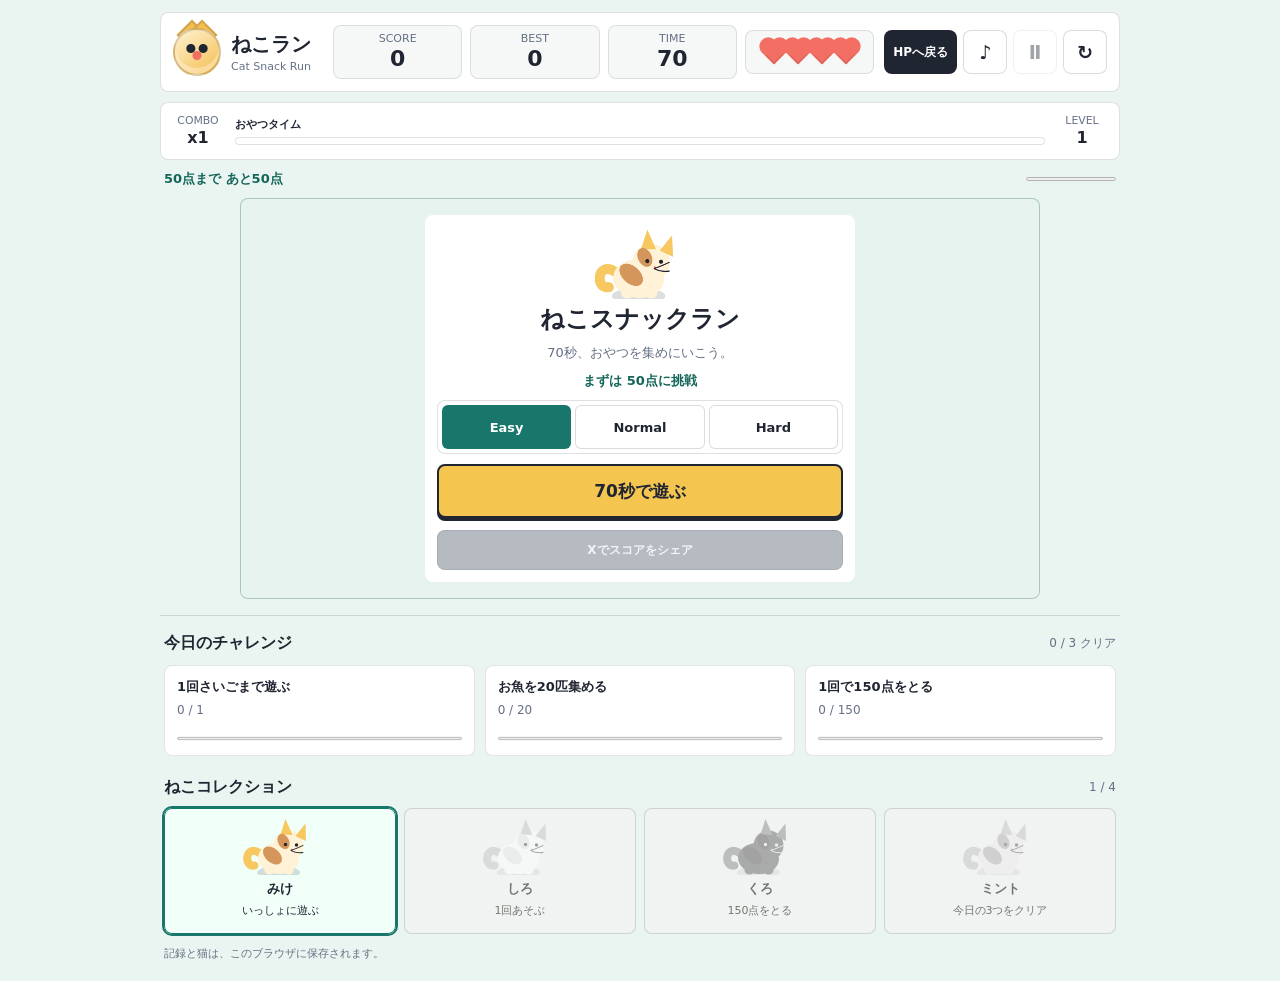
<file: cat-game/index.html>
<!doctype html>
<html lang='ja'>
<head>
<meta charset='utf-8'>
<meta name='viewport' content='width=device-width,initial-scale=1'>
<title>ねこスナックラン｜猫ソングスタジオ</title>
<meta name='description' content='60秒で魚を集める、ゆるかわ猫ゲーム。スコアをシェアして猫ソングも楽しもう。'>
<meta property='og:title' content='ねこスナックラン｜猫ソングスタジオ'>
<meta property='og:description' content='60秒で魚を集める、ゆるかわ猫ゲーム。スコアをシェアして猫ソングも楽しもう。'>
<meta property='og:type' content='website'>
<meta property='og:url' content='https://kohei-nakama.github.io/neko-song-studio/cat-game/index.html'>
<meta name='twitter:card' content='summary'>
<!-- GA4 measurement ID: replace G-XXXXXXXXXX with the real ID after setup. -->
<script async src='https://www.googletagmanager.com/gtag/js?id=G-XXXXXXXXXX'></script>
<script>window.dataLayer=window.dataLayer||[];function gtag(){dataLayer.push(arguments)}gtag('js',new Date());gtag('config','G-XXXXXXXXXX');</script>
<style>
*{box-sizing:border-box}body{margin:0;min-height:100vh;color:#202532;font-family:Yu Gothic,Hiragino Kaku Gothic ProN,Meiryo,system-ui,sans-serif;background:radial-gradient(circle at 16% 8%,#f4bd4f66,transparent 30%),radial-gradient(circle at 84% 14%,#74d4bf66,transparent 28%),linear-gradient(135deg,#f7e7c4,#d8eef0 42%,#f2d0c3);overflow-x:hidden}button{font:inherit}.app{min-height:100vh;padding:clamp(8px,1.4vw,16px);display:grid;place-items:center}.game{width:min(1180px,calc((100vh - 235px)*1.6),100%);display:grid;gap:12px}.top,.meter{background:#fffaf0dc;border:1px solid #20253224;border-radius:8px;box-shadow:0 12px 30px #2025321a;backdrop-filter:blur(14px)}.top{min-height:82px;padding:12px;display:grid;grid-template-columns:minmax(180px,1fr) auto auto;align-items:center;gap:14px}.brand{min-width:0;display:flex;align-items:center;gap:12px}.mark{width:48px;height:48px;position:relative;flex:0 0 auto;border-radius:50%;border:2px solid #20253229;background:radial-gradient(circle at 36% 42%,#202532 0 4px,transparent 5px),radial-gradient(circle at 64% 42%,#202532 0 4px,transparent 5px),radial-gradient(circle at 50% 58%,#f36f64 0 4px,transparent 5px),linear-gradient(145deg,#fff3d3,#f4bd4f);box-shadow:inset 0 -6px 0 #ffffff57}.mark:before,.mark:after{content:'';position:absolute;top:-6px;width:18px;height:18px;background:#f4bd4f;border:2px solid #20253229;transform:rotate(45deg);z-index:-1}.mark:before{left:6px}.mark:after{right:6px}h1,h2,p{margin:0}h1{font-size:clamp(1.1rem,1.8vw,1.65rem);line-height:1.05;white-space:nowrap}.brand p{margin-top:3px;color:#657085;font-size:.82rem}.stats{display:flex;align-items:center;justify-content:center;gap:8px}.stat,.combo,.level,.life{min-width:80px;padding:7px 10px;border:1px solid #2025321f;border-radius:8px;background:#ffffff94;text-align:center}.stat span,.combo span,.level span{display:block;color:#657085;font-size:.68rem;line-height:1.1;text-transform:uppercase}.stat strong,.combo strong,.level strong{display:block;margin-top:2px;font-size:1.25rem;line-height:1.1}.life{min-width:108px;height:44px;display:flex;align-items:center;justify-content:center;gap:6px}.life span{width:18px;height:18px;position:relative;background:#f36f64;transform:rotate(45deg);border-radius:4px 4px 1px 4px;box-shadow:inset -2px -2px 0 #20253217}.life span:before,.life span:after{content:'';position:absolute;width:18px;height:18px;border-radius:50%;background:inherit}.life span:before{left:-8px;top:0}.life span:after{left:0;top:-8px}.life .off{opacity:.2;filter:grayscale(1)}.actions{display:flex;align-items:center;justify-content:flex-end;gap:8px}.back,.icon,.mode,.primary,.pad{border:1px solid #20253229;cursor:pointer;transition:transform .15s,background .15s,opacity .15s}.back{min-height:42px;padding:9px 14px;display:inline-flex;align-items:center;justify-content:center;border-radius:999px;background:#202532;color:white;text-decoration:none;font-weight:900}.icon{width:44px;height:44px;display:grid;place-items:center;border-radius:8px;background:#ffffffb8;color:#202532;font-size:1.2rem;font-weight:900}.icon:disabled{cursor:not-allowed;opacity:.42}.back:hover,.icon:hover,.mode:hover,.primary:hover,.pad:hover{transform:translateY(-1px);background:white}.meter{padding:10px 12px;display:grid;grid-template-columns:auto minmax(160px,1fr) auto;align-items:center;gap:12px}.bar{height:16px;overflow:hidden;border:1px solid #20253224;border-radius:999px;background:#ffffff85}.bar span{display:block;width:0;height:100%;border-radius:inherit;background:linear-gradient(90deg,#74d4bf,#f4bd4f,#f36f64);transition:width .12s linear}.stage{position:relative;overflow:hidden;border:1px solid #2025322e;border-radius:8px;background:#a7ddbf;box-shadow:0 22px 55px #241e1238}canvas{width:100%;aspect-ratio:16/10;display:block;touch-action:none;cursor:crosshair}.overlay{position:absolute;inset:0;z-index:4;display:grid;place-items:center;padding:18px;background:#20253238}.overlay.hide{opacity:0;pointer-events:none}.panel{width:min(430px,100%);padding:clamp(20px,4vw,30px);border:1px solid #20253224;border-radius:8px;background:#fffaf0f0;box-shadow:0 18px 42px #2025323d;text-align:center;backdrop-filter:blur(16px)}.panel h2{font-size:clamp(1.55rem,4.4vw,2.45rem);line-height:1.05}.panel p{margin-top:8px;color:#657085}.history{margin:14px 0 0;padding:0;display:grid;gap:6px;list-style:none}.history[hidden]{display:none}.history li{min-height:34px;padding:6px 10px;display:flex;align-items:center;justify-content:space-between;border:1px solid #2025321f;border-radius:8px;background:#ffffff9e}.history span{width:24px;height:24px;display:grid;place-items:center;border-radius:50%;background:#69527b;color:white;font-size:.8rem;font-weight:900}.modes{margin:22px auto 16px;padding:4px;display:grid;grid-template-columns:repeat(3,1fr);gap:4px;border:1px solid #20253224;border-radius:8px;background:#ffffff8c}.mode{min-height:38px;border-radius:6px;background:#ffffffb8;color:#202532;font-weight:700}.mode.on{background:#69527b;color:white;border-color:transparent}.primary{width:100%;min-height:48px;border-radius:8px;background:#202532;color:white;font-weight:800}.padbox{position:absolute;left:50%;bottom:clamp(10px,3vw,18px);z-index:2;display:grid;grid-template-columns:repeat(3,52px);grid-template-rows:repeat(3,52px);gap:6px;padding:8px;border:1px solid #20253229;border-radius:18px;background:#fffaf0bd;box-shadow:0 12px 28px #2025322e;backdrop-filter:blur(10px);transform:translateX(-50%);touch-action:none;user-select:none}.pad{width:52px;height:52px;display:grid;place-items:center;border-radius:14px;background:#ffffffd1;color:#202532;box-shadow:inset 0 -3px 0 #20253214;font-size:1.2rem;font-weight:900;line-height:1}.pad.active,.pad:active{background:#f4bd4f;transform:translateY(1px)}[data-dir=up]{grid-column:2;grid-row:1}[data-dir=left]{grid-column:1;grid-row:2}[data-dir=right]{grid-column:3;grid-row:2}[data-dir=down]{grid-column:2;grid-row:3}.sr{position:absolute;width:1px;height:1px;padding:0;margin:-1px;overflow:hidden;clip:rect(0,0,0,0);white-space:nowrap;border:0}@media(min-width:761px){.game{width:min(1180px,calc((100vh - 400px)*1.6),100%)}}@media(max-width:760px){.top{grid-template-columns:1fr auto}.stats{grid-column:1/-1;order:3;width:100%;display:grid;grid-template-columns:repeat(4,minmax(0,1fr))}.stat,.life{min-width:0}}@media(max-width:560px){.app{padding:8px;align-items:start}.top{gap:10px;padding:10px}.mark{width:40px;height:40px}.actions{gap:5px}.icon{width:38px;height:38px}.stats{gap:6px}.stat,.combo,.level{padding:6px 4px}.stat strong,.combo strong,.level strong{font-size:1.05rem}.life{height:40px;gap:4px}.life span,.life span:before,.life span:after{width:14px;height:14px}.life span:before{left:-6px}.life span:after{top:-6px}.meter{grid-template-columns:1fr;gap:8px}.combo,.level{display:none}.panel{padding:18px}.padbox{grid-template-columns:repeat(3,46px);grid-template-rows:repeat(3,46px);gap:5px;padding:7px}.pad{width:46px;height:46px;border-radius:12px}}
@media(max-width:560px){.stage{display:grid;gap:8px;overflow:visible;background:#a7ddbf}.padbox{position:static;left:auto;bottom:auto;z-index:1;margin:0 auto 8px;transform:none}}
.stage{display:grid;gap:8px;overflow:visible;background:#a7ddbf}.padbox{position:static;left:auto;bottom:auto;z-index:1;margin:0 auto 8px;transform:none}
@media(min-width:761px){.padbox{grid-template-columns:repeat(3,46px);grid-template-rows:repeat(3,46px);gap:5px;padding:7px}.pad{width:46px;height:46px;border-radius:12px}}
.resultbox{margin:12px 0 0;padding:10px 12px;border:1px solid #2025321f;border-radius:8px;background:#ffffff9e;text-align:left}.resultbox[hidden],.ctas[hidden],.cta[hidden]{display:none}.resultbox strong{display:block;color:#202532;font-size:1rem;line-height:1.35}.resultbox span{display:block;margin-top:4px;color:#657085;font-size:.9rem;line-height:1.45}.ctas{margin-top:10px;display:grid;gap:8px}.cta{min-height:44px;padding:10px 12px;display:flex;align-items:center;justify-content:center;border:1px solid #20253229;border-radius:8px;background:#202532;color:white;text-decoration:none;font-weight:800;cursor:pointer;transition:transform .15s,background .15s,opacity .15s}.cta:hover{transform:translateY(-1px)}.cta.retry{min-height:56px;border:2px solid #202532;background:#f4bd4f;color:#202532;font-size:1.08rem;box-shadow:0 7px 0 #20253224}.cta.retry:hover{background:#ffd76c}.cta.youtube{background:#e62117}.cta.subscribe{background:#111827}.cta.alt{background:#fff;color:#202532}.ctas .share{margin-top:0}.share{margin-top:8px;background:#111827;display:flex;align-items:center;justify-content:center;text-decoration:none}.share:hover{background:#000;color:white}.share.off{background:#9aa0aa;color:#eef0f4;cursor:not-allowed;opacity:.72;pointer-events:none}.share.off:hover{background:#9aa0aa;color:#eef0f4;transform:none}@media(max-width:560px){.ctas{gap:7px}.cta{min-height:46px;padding:10px;font-size:.95rem}.cta.retry{min-height:54px;font-size:1rem}}
/* Replay goals and collection; the playfield and touch pad keep separate rows. */
[hidden]{display:none!important}button,a{-webkit-tap-highlight-color:transparent}button:focus-visible,a:focus-visible,summary:focus-visible{outline:3px solid #18776a;outline-offset:3px}body{background:#eaf5f1;letter-spacing:0}.app{align-items:start;padding:12px}.game{width:min(960px,100%);gap:10px}.top{grid-template-columns:1fr auto;background:#fff;box-shadow:none;gap:10px;min-height:0}.brand{gap:10px}.brand h1{font-size:20px;white-space:normal;line-height:1.3}.brand p{font-size:11px}.stats{grid-column:1/-1;order:3;display:grid;grid-template-columns:repeat(4,minmax(0,1fr));gap:8px}.stat,.life{min-width:0;background:#f5f8f7}.stat span{font-size:11px}.stat strong{font-size:22px;font-variant-numeric:tabular-nums}.back{min-height:44px;border-radius:8px;font-size:12px;padding:8px}.back:hover,.primary:hover{color:#202532}.actions{gap:6px}.icon{width:44px;height:44px}.meter{box-shadow:none;background:#fff;grid-template-columns:auto minmax(0,1fr) auto;padding:8px 10px;gap:10px}.combo,.level{display:block;min-width:54px;padding:4px;border:0}.combo strong,.level strong{font-size:16px}.energy{min-width:0}.energy-label{display:flex;justify-content:space-between;gap:8px;margin-bottom:5px;font-size:11px;font-weight:700}.bar{height:8px}.goal-strip{display:flex;align-items:center;justify-content:space-between;gap:10px;padding:0 4px;font-size:13px}.goal-strip strong{color:#146659}.goal-strip progress{width:90px;height:8px;accent-color:#18776a}.stage{width:min(100%,max(440px,calc((100svh - 360px)*1.6)));justify-self:center;gap:0;box-shadow:none;overflow:hidden;background:#c8e8dd}.stage canvas{border-bottom:1px solid #20253218;cursor:default}.padbox{margin:6px auto;grid-template-columns:repeat(3,48px);grid-template-rows:repeat(3,48px);gap:4px;padding:5px;border-radius:8px;box-shadow:none;background:#f6fbf8;backdrop-filter:none}.pad{width:48px;height:48px;border-radius:8px}.overlay{padding:16px;background:#eaf5f1e8}.overlay.hide{display:none}.panel{width:min(430px,100%);padding:18px;background:#fff;border:0;box-shadow:none;backdrop-filter:none}.panel h2{font-size:24px;line-height:1.35}.panel p{font-size:13px;line-height:1.5}.cat-preview{display:block;width:110px;height:82px;margin:0 auto 4px;border:0!important;aspect-ratio:auto}.modes{margin:14px 0 10px}.mode{min-height:44px;font-size:13px}.mode.on{background:#18776a}.primary{min-height:54px;background:#f4c64f;color:#202532;border:2px solid #202532;font-size:17px;box-shadow:0 3px 0 #202532}.panel-goal{color:#146659!important;font-weight:700}.game[data-phase='ready'] .stage,.game[data-phase='paused'] .stage{min-height:390px}.game[data-phase='ready'] .padbox,.game[data-phase='paused'] .padbox,.game[data-phase='ended'] .padbox{display:none}.game[data-phase='ended'] .stage{width:100%;background:transparent;border:0}.game[data-phase='ended'] #canvas{display:none}.game[data-phase='ended'] .overlay{position:relative;padding:0;background:transparent}.game[data-phase='ended'] .panel{width:min(600px,100%);padding:18px}.game[data-phase='ended'] .panel h2{font-size:22px}.game[data-phase='ended'] #copy{font-size:30px;font-weight:900;color:#202532}.result-lead{margin:14px 0 0;display:grid;gap:10px}.result-lead .retry{width:100%;font-size:18px;min-height:58px}.result-lead p{margin:0}.result-lead .unlock-note{color:#146659;font-weight:800;font-size:14px}.resultbox{background:transparent;border:0;padding:14px 0;border-top:1px solid #20253220;border-radius:0}.resultbox strong{font-size:15px}.ctas{grid-template-columns:1fr 1fr}.ctas .youtube{grid-column:1/-1}.ctas .subscribe{background:#fff;color:#202532}.cta{font-size:13px;line-height:1.4;min-height:48px}.ctas .share{grid-column:1/-1}.history{grid-template-columns:repeat(5,minmax(0,1fr));gap:5px;margin-top:12px}.history li{display:grid;justify-content:center;gap:5px;padding:8px 3px;border:0;background:#f1f6f4;font-size:14px}.history span{margin:auto;background:#18776a}.history-label{font-size:11px!important;color:#657085!important}.ready-share{margin-top:12px!important;min-height:40px!important;font-size:12px!important}.collection-area{border-top:1px solid #20253225;margin-top:6px;padding:16px 4px 8px}.section-line{display:flex;align-items:center;justify-content:space-between;gap:8px;margin-bottom:10px}.section-line h2{font-size:16px;line-height:1.4}.section-line span{font-size:12px;color:#657085}.mission-list{list-style:none;padding:0;margin:0;display:grid;grid-template-columns:repeat(3,minmax(0,1fr));gap:10px}.mission{padding:12px;background:#fff;border:1px solid #2025321f;border-radius:8px}.mission strong{display:block;font-size:13px}.mission small{display:block;font-size:12px;color:#657085;margin:7px 0}.mission progress{width:100%;height:7px;accent-color:#18776a}.mission.done{border-color:#18776a}.mission.done small{color:#146659;font-weight:700}.wardrobe{margin-top:20px}.skins{display:grid;grid-template-columns:repeat(4,minmax(0,1fr));gap:8px}.skin{display:grid;justify-items:center;align-content:start;gap:5px;min-width:0;min-height:126px;padding:8px 4px;border:1px solid #20253229;border-radius:8px;background:#fff;font:inherit;color:#202532;cursor:pointer}.skin[aria-pressed='true']{outline:2px solid #18776a;border-color:#18776a;background:#f0fff8}.skin:disabled{cursor:default;background:#f1f3f2;color:#71776f}.skin:disabled canvas{opacity:.4;filter:grayscale(1)}.skin canvas{width:78px;max-width:100%;height:58px;aspect-ratio:auto;border:0;touch-action:auto}.skin strong{font-size:13px}.skin small{font-size:11px;line-height:1.4}.storage-note{font-size:11px;margin-top:12px;color:#657085}.game[data-phase='playing'] .collection-area,.game[data-phase='paused'] .collection-area{display:none}.time-low{color:#b62b32}.panel .return-title{min-height:44px;border:0;background:none;text-decoration:underline;color:#657085;font-size:13px;margin-top:8px;cursor:pointer}.time-stat{font-variant-numeric:tabular-nums}@media(max-width:560px){.app{padding:8px}.top{padding:10px}.brand h1{font-size:16px}.brand .mark{display:none}.brand p{font-size:10px}.actions{gap:4px}.back{max-width:54px;line-height:1.2;text-align:center}.icon{width:40px;min-height:44px}.stats{gap:5px}.stat{padding:5px 2px}.stat strong{font-size:19px}.stat span{font-size:10px}.life{height:43px}.panel{padding:14px}.panel h2{font-size:22px}.stage{width:100%}.game[data-phase='ready'] .stage{min-height:370px}.overlay{padding:10px}.mission-list{grid-template-columns:1fr;gap:6px}.mission{display:grid;grid-template-columns:minmax(0,1fr) auto;align-items:center;gap:5px 10px;padding:10px}.mission small{margin:0}.mission progress{grid-column:1/-1}.skins{gap:5px}.skin{min-height:122px}.skin strong{font-size:12px}.skin small{font-size:10px}.goal-strip{font-size:12px}.goal-strip progress{width:66px}.ctas{gap:8px}.cta{font-size:13px}.game[data-phase='ended'] .panel{padding:16px 12px}}@media(prefers-reduced-motion:reduce){*{transition:none!important;scroll-behavior:auto!important}}
.game[data-phase='ready'] .stage{min-height:0}.game[data-phase='ready'] #canvas{display:none}.game[data-phase='ready'] .overlay{position:relative}.game[data-phase='ready'] .panel{padding:12px}.game[data-phase='ready'] .cat-preview{height:72px;width:97px}.game[data-phase='ready'] .modes{margin-top:10px}.game[data-phase='ready'] .ready-share{margin-top:2px!important}.game[data-phase='ready'] .ctas{margin-top:10px}
@media(min-width:761px){.top{grid-template-columns:150px minmax(240px,1fr) auto}.stats{grid-column:auto;order:0}.stage{width:min(100%,max(440px,calc((100svh - 400px)*1.6)))}}
</style>
</head>
<body>
<main class='app'><section class='game' aria-label='ねこスナックラン'>
<header class='top'><div class='brand'><span class='mark' aria-hidden='true'></span><div><h1>ねこラン</h1><p>Cat Snack Run</p></div></div><div class='stats' aria-live='polite'><div class='stat'><span>Score</span><strong id='score'>0</strong></div><div class='stat'><span>Best</span><strong id='best'>0</strong></div><div class='stat'><span>Time</span><strong id='time'>60</strong></div><div class='life' id='life' aria-label='ライフ 3'><span></span><span></span><span></span><span></span></div></div><div class='actions'><a class='back' href='../index.html'>HPへ戻る</a><button class='icon' id='sound' type='button' aria-label='音を切り替え'>♪</button><button class='icon' id='pause' type='button' aria-label='一時停止' disabled>Ⅱ</button><button class='icon' id='restart' type='button' aria-label='リスタート'>↻</button></div></header>
<div class='meter'><div class='combo'><span>Combo</span><strong id='combo'>x1</strong></div><div class='bar' aria-label='やる気'><span id='power'></span></div><div class='level'><span>Level</span><strong id='level'>1</strong></div></div>
<div class='stage'><canvas id='canvas' width='1000' height='625' aria-label='猫が魚を集めるゲーム'></canvas><div class='overlay' id='overlay'><div class='panel'><h2 id='title'>ねこスナックラン</h2><p id='copy'>60秒チャレンジ</p><ol class='history' id='history' aria-label='上位スコア' hidden></ol><div class='modes' role='group' aria-label='難易度'><button class='mode on' type='button' data-mode='easy'>Easy</button><button class='mode' type='button' data-mode='normal'>Normal</button><button class='mode' type='button' data-mode='hard'>Hard</button></div><button class='primary' id='start' type='button'>スタート</button></div></div><div class='padbox' aria-label='操作キー'><button class='pad' type='button' data-dir='up' aria-label='上'>▲</button><button class='pad' type='button' data-dir='left' aria-label='左'>◀</button><button class='pad' type='button' data-dir='right' aria-label='右'>▶</button><button class='pad' type='button' data-dir='down' aria-label='下'>▼</button></div></div>
<p class='sr'>矢印キー、WASD、画面下の操作キー、または画面のドラッグで猫を動かします。</p>
<section class='collection-area' aria-label='今日のチャレンジとねこコレクション'>
<div class='section-line'><h2>今日のチャレンジ</h2><span id='dailyCount'>0 / 3 クリア</span></div>
<ul class='mission-list' id='missions'></ul>
<div class='wardrobe'><div class='section-line'><h2>ねこコレクション</h2><span id='skinCount'>1 / 4</span></div><div class='skins' id='skins' role='group' aria-label='遊ぶ猫を選ぶ'></div></div>
<p class='storage-note' id='storageNote'>記録と猫は、このブラウザに保存されます。</p>
</section>
</section></main>
<script>
(()=>{'use strict';
const W=1000,H=625,MAX=.033,KB='cat-snack-run-best',KS='cat-snack-run-scores',modes={easy:{time:70,lives:4,fish:4,haz:3,speed:115},normal:{time:60,lives:3,fish:5,haz:4,speed:145},hard:{time:55,lives:3,fish:6,haz:6,speed:174}},$=id=>document.getElementById(id),canvas=$('canvas'),ctx=canvas.getContext('2d'),score=$('score'),best=$('best'),time=$('time'),life=$('life'),combo=$('combo'),level=$('level'),power=$('power'),overlay=$('overlay'),title=$('title'),copy=$('copy'),history=$('history'),start=$('start'),pause=$('pause'),restart=$('restart'),sound=$('sound'),modePanel=document.querySelector('.modes'),modeBtns=[...document.querySelectorAll('.mode')],pads=[...document.querySelectorAll('[data-dir]')];
const YOUTUBE_CHANNEL='https://www.youtube.com/@nekosong_kouhei',UTM='utm_source=cat_game&utm_medium=game_result&utm_campaign=neko_snack_run',songRecommendations=[{min:0,max:49,catType:'のんびりネコタイプ',songTitle:'猫スヤスヤ',url:'https://www.youtube.com/@nekosong_kouhei'},{min:50,max:99,catType:'食いしんぼネコタイプ',songTitle:'猫スナックRUN',url:'https://www.youtube.com/@nekosong_kouhei'},{min:100,max:149,catType:'すばしっこいネコタイプ',songTitle:'てくてく猫',url:'https://www.youtube.com/@nekosong_kouhei'},{min:150,max:Infinity,catType:'覚醒ネコタイプ',songTitle:'猫魔神',url:'https://www.youtube.com/@nekosong_kouhei'}];
const PROGRESS_KEY='cat-snack-run-progress-v1';
const catSkins=[
  {id:'mike',name:'みけ',hint:'最初の相棒',body:'#fff2d6',patch:'#d5965c',ear:'#f6c85f',ink:'#202532'},
  {id:'snow',name:'しろ',hint:'1回あそぶ',body:'#fff',patch:'#d8e5e3',ear:'#f2a6ac',ink:'#202532'},
  {id:'night',name:'くろ',hint:'150点をとる',body:'#394052',patch:'#252b3c',ear:'#657085',ink:'#f8e99c'},
  {id:'mint',name:'ミント',hint:'今日の3つをクリア',body:'#c5f4de',patch:'#55b397',ear:'#78c8b3',ink:'#203d37'}
];
let storageAvailable=true,profile=readProgress();
const game=document.querySelector('.game'),panel=document.querySelector('.panel');
panel.insertAdjacentHTML('afterbegin',"<canvas class='cat-preview' id='catPreview' width='220' height='164' aria-label='今日の相棒'></canvas>");
copy.insertAdjacentHTML('afterend',"<p class='panel-goal' id='panelGoal'></p>");
document.querySelector('.stage').insertAdjacentHTML('beforebegin',"<div class='goal-strip'><strong id='goalText'></strong><progress id='goalProgress' max='50' value='0' aria-label='次のスコア目標'></progress></div>");
power.parentElement.outerHTML="<div class='energy'><div class='energy-label'><span id='powerLabel'>おやつタイム</span><span id='powerTime'></span></div><div class='bar' aria-label='パワー残り時間'><span id='power'></span></div></div>";
const goalText=$('goalText'),goalProgress=$('goalProgress'),panelGoal=$('panelGoal'),catPreview=$('catPreview'),powerBar=$('power');
let mode=profile.mode,muted=false,audio=null,last=performance.now(),raf=0,currentRecommendation=songRecommendations[0];const input={keys:new Set,target:null,pointer:false},state={phase:'ready',score:0,best:readBest(),combo:1,comboClock:0,level:1,lives:3,time:60,cat:null,fish:[],haz:[],yarn:null,item:null,particles:[],fishClock:0,yarnClock:8,itemClock:6,run:null};
best.textContent=state.best;
history.insertAdjacentHTML('beforebegin',"<div class='result-lead' id='resultLead' hidden><p id='nextTry'></p><button class='cta retry' id='retryCta' type='button'>もう一度遊ぶ</button><p class='unlock-note' id='unlockNote' hidden></p></div>");
history.insertAdjacentHTML('afterend',"<div class='resultbox' id='resultbox' hidden><strong id='catType'></strong><span id='songPick'></span><span>ゲームのあとは、猫ソングで癒されよう。</span></div><div class='ctas' id='resultCtas' hidden><a class='cta share off' id='share' href='#' target='_blank' rel='noopener noreferrer' aria-disabled='true' tabindex='-1'>Xでスコアをシェア</a><a class='cta youtube' id='youtubeLink' href='https://www.youtube.com/@nekosong_kouhei' target='_blank' rel='noopener noreferrer'>おすすめ猫ソングを聴く</a><a class='cta subscribe' id='subscribeLink' href='https://www.youtube.com/@nekosong_kouhei' target='_blank' rel='noopener noreferrer'>チャンネル登録する</a><a class='cta alt' id='homeCta' href='../index.html'>HPへ戻る</a></div>");
const resultBox=$('resultbox'),catType=$('catType'),songPick=$('songPick'),resultCtas=$('resultCtas'),share=$('share'),youtubeLink=$('youtubeLink'),subscribeLink=$('subscribeLink'),retryCta=$('retryCta'),homeCta=$('homeCta'),endOnlyCtas=[youtubeLink,subscribeLink,homeCta],resultLead=$('resultLead');
panel.insertAdjacentHTML('beforeend',"<button class='return-title' id='returnTitle' hidden>猫・難易度を選びなおす</button><p class='history-label' id='historyLabel' hidden>このブラウザの上位5記録</p>");
panel.append(history);
selectMode(mode);reset(false);resize();requestAnimationFrame(loop);addEventListener('resize',resize);
start.onclick=()=>state.phase==='paused'?resume():startRun();
pause.onclick=()=>state.phase==='playing'?pauseGame():resume();
restart.onclick=()=>{if(state.phase==='playing')pauseGame();else if(state.phase==='paused')reset(false);else reset(false)};
sound.title='音のオン・オフ';pause.title='一時停止';restart.title='タイトルに戻る';restart.setAttribute('aria-label','タイトルに戻る');
muted=profile.muted;updateSound();
sound.onclick=()=>{muted=!muted;profile.muted=muted;saveProgress();updateSound()};
modeBtns.forEach(b=>b.onclick=()=>{if(state.phase==='ready'){selectMode(b.dataset.mode);trackEvent('cat_game_mode_select',{mode})}});
retryCta.onclick=()=>{if(state.phase==='ended'){trackEvent('cat_game_retry',{mode});startRun()}};
$('returnTitle').onclick=()=>reset(false);
document.querySelectorAll('.back,#homeCta').forEach(link=>link.addEventListener('click',()=>trackEvent('cat_game_back_home')));
share.addEventListener('click',e=>{if(share.classList.contains('off')){e.preventDefault();return}trackEvent('cat_game_share_click',{mode,score:state.score,best:state.best})});
youtubeLink.addEventListener('click',()=>trackEvent('cat_game_youtube_click',{score:state.score,cat_type:currentRecommendation.catType,recommended_song:currentRecommendation.songTitle}));
subscribeLink.addEventListener('click',()=>trackEvent('cat_game_subscribe_click',{score:state.score,cat_type:currentRecommendation.catType}));
document.addEventListener('visibilitychange',()=>{if(document.hidden&&state.phase==='playing')pauseGame()});
addEventListener('blur',()=>{clearInput();if(state.phase==='playing')pauseGame()});
addEventListener('keydown',e=>{
  if(e.target.closest?.('button,a,input,select,textarea')&&e.key===' ')return;
  const k=e.key.toLowerCase(),movement=['arrowup','arrowdown','arrowleft','arrowright','w','a','s','d'];
  if(k===' '){if(state.phase==='playing'){e.preventDefault();pauseGame()}else if(state.phase==='paused'){e.preventDefault();resume()}return}
  if(state.phase!=='playing'||!movement.includes(k))return;
  e.preventDefault();input.keys.add(k);input.pointer=false;
});
addEventListener('keyup',e=>input.keys.delete(e.key.toLowerCase()));
canvas.onpointerdown=e=>{if(state.phase!=='playing')return;canvas.setPointerCapture(e.pointerId);input.pointer=true;input.target=point(e)};
canvas.onpointermove=e=>{if(state.phase==='playing'&&(e.buttons||e.pointerType==='touch')){input.pointer=true;input.target=point(e)}};
canvas.onpointerup=e=>{if(state.phase==='playing')input.target=point(e)};
canvas.onpointercancel=()=>{input.pointer=false;input.target=null};
pads.forEach(btn=>{const key='pad-'+btn.dataset.dir,press=on=>{btn.classList.toggle('active',on);on?(input.keys.add(key),input.pointer=false):input.keys.delete(key)};
btn.onpointerdown=e=>{e.preventDefault();if(state.phase!=='playing')return;btn.setPointerCapture(e.pointerId);press(true)};
btn.onpointerup=()=>press(false);btn.onpointercancel=()=>press(false);btn.onlostpointercapture=()=>press(false)});
function trackEvent(name,params={}){try{if(typeof gtag==='function')gtag('event',name,params)}catch{}}
function startRun(){reset(true);start.blur();retryCta.blur();trackEvent('cat_game_start',{mode,source_page:'cat_game'});game.scrollIntoView({block:'start',behavior:'instant'})}
function resize(){const r=canvas.getBoundingClientRect();if(!r.width||!r.height)return;const d=Math.max(1,Math.min(2,devicePixelRatio||1));canvas.width=Math.round(r.width*d);canvas.height=Math.round(r.height*d);draw()}
function loop(now){const dt=Math.min(MAX,(now-last)/1000);last=now;if(state.phase==='playing'){update(dt);draw()}raf=requestAnimationFrame(loop)}
function clearInput(){input.keys.clear();input.pointer=false;input.target=null;pads.forEach(b=>b.classList.remove('active'))}
function setPhase(phase){state.phase=phase;game.dataset.phase=phase;overlay.classList.toggle('hide',phase==='playing');overlay.inert=phase==='playing';catPreview.hidden=phase==='playing'||phase==='ended';panelGoal.hidden=phase!=='ready';$('returnTitle').hidden=phase!=='ended'&&phase!=='paused'}
function updateSound(){sound.style.opacity=muted?'.45':'1';sound.setAttribute('aria-pressed',String(!muted));sound.setAttribute('aria-label',muted?'音をオンにする':'音をオフにする')}
function reset(play){
  ensureToday();const m=modes[mode];setPhase(play?'playing':'ready');
  Object.assign(state,{score:0,combo:1,comboClock:0,level:1,lives:m.lives,time:m.time,
    cat:{x:W/2,y:H/2,r:33,vx:0,vy:0,step:0,inv:play?1.8:0,power:0,evolve:0,skin:profile.selected},
    fish:[],haz:[],yarn:null,item:null,particles:[],floaters:[],fishClock:0,yarnClock:7,itemClock:4.5,itemSpawns:0,
    run:{day:profile.daily.date,fish:0,maxCombo:1,evolutions:0,elapsed:0,best:profile.records[mode]||0,target:nextGoal(profile.records[mode]||0),targetReached:false}
  });
  clearInput();history.hidden=true;history.textContent='';$('historyLabel').hidden=true;resultBox.hidden=true;resultLead.hidden=true;resultCtas.hidden=play;endOnlyCtas.forEach(el=>el.hidden=true);
  modePanel.hidden=false;start.hidden=false;disableShare();share.classList.toggle('ready-share',!play);
  if(!play){panel.append(resultCtas);copy.after(panelGoal)}
  for(let i=0;i<m.fish;i++)spawnFish(i===0?'gold':'fish');
  state.fish[0].x=W/2+125;state.fish[0].y=H/2;
  for(let i=0;i<m.haz;i++)spawnHaz(i);
  pause.disabled=!play;pause.setAttribute('aria-label','一時停止');
  title.textContent='ねこスナックラン';copy.textContent=m.time+'秒、おやつを集めにいこう。';
  start.textContent=m.time+'秒で遊ぶ';panelGoal.textContent=(profile.records[mode]?'次は ':'まずは ')+state.run.target+'点に挑戦';
  renderCollection();hud();resize();drawPreview();if(play)beep(540,.07,'triangle',.03);
}
function pauseGame(){
  if(state.phase!=='playing')return;clearInput();setPhase('paused');pause.setAttribute('aria-label','再開');
  title.textContent='ちょっとひとやすみ';copy.textContent=state.score+'点 / あと'+Math.ceil(state.time)+'秒';
  history.hidden=true;resultBox.hidden=true;resultLead.hidden=true;resultCtas.hidden=true;modePanel.hidden=true;start.hidden=false;start.textContent='つづきから遊ぶ';drawPreview();
}
function resume(){if(state.phase!=='paused')return;clearInput();setPhase('playing');pause.setAttribute('aria-label','一時停止');last=performance.now();start.blur();resize()}
function end(){
  if(state.phase!=='playing')return;
  const result=state.time<=0?'time_up':'game_over';setPhase('ended');clearInput();pause.disabled=true;
  const scores=saveScore(state.score),oldBest=state.run.best;
  state.best=Math.max(state.best,scores[0]||0);writeBest(state.best);
  const unlocked=finishProgress();
  currentRecommendation=getRecommendation(state.score);
  trackEvent('cat_game_end',{mode,score:state.score,best:state.best,level:state.level,result,play_seconds:Math.round(state.run.elapsed),fish_collected:state.run.fish,max_combo:state.run.maxCombo});
  const modeName=mode[0].toUpperCase()+mode.slice(1);
  title.textContent=state.score>oldBest?modeName+'の自己ベスト更新！':state.score>=300?'おやつの達人！':state.score>=100?'ナイスラン！':'おつかれさま！';
  copy.textContent=state.score+' 点';
  const target=nextGoal(state.score);
  $('nextTry').textContent=target+'点まで、あと'+(target-state.score)+'点。次はいけるかも！';
  retryCta.textContent='もう一度遊ぶ';resultLead.hidden=false;endOnlyCtas.forEach(el=>el.hidden=false);
  $('unlockNote').hidden=!unlocked.length;$('unlockNote').textContent=unlocked.map(id=>catSkins.find(s=>s.id===id).name).join('・')+' が仲間になった！';
  renderRecommendation(currentRecommendation);updateResultLinks(currentRecommendation);updateShareLink();
  share.classList.remove('ready-share');resultCtas.hidden=false;modePanel.hidden=true;start.hidden=true;
  panel.append(resultBox,resultCtas,$('returnTitle'),$('historyLabel'),history);
  $('historyLabel').hidden=false;renderScores(scores);renderCollection();hud();
  overlay.scrollIntoView({block:'start',behavior:'instant'});retryCta.focus({preventScroll:true});
  beep(520,.08,'triangle',.025);setTimeout(()=>beep(780,.12,'triangle',.025),110);
}
function selectMode(next){
  mode=modes[next]?next:'easy';profile.mode=mode;saveProgress();
  modeBtns.forEach(b=>{b.classList.toggle('on',b.dataset.mode===mode);b.setAttribute('aria-pressed',String(b.dataset.mode===mode))});
  if(state.cat&&state.phase==='ready')reset(false);
}
function update(dt){
  state.run.elapsed+=dt;state.time-=dt;if(state.time<=0){state.time=0;return end()}
  state.level=Math.min(8,Math.max(1,Math.floor(state.score/50)+1));
  state.comboClock=Math.max(0,state.comboClock-dt);if(!state.comboClock)state.combo=1;
  state.fishClock-=dt;state.yarnClock-=dt;
  state.cat.inv=Math.max(0,state.cat.inv-dt);state.cat.power=Math.max(0,state.cat.power-dt);state.cat.evolve=Math.max(0,state.cat.evolve-dt);
  moveCat(dt);updateFish(dt);updateHaz(dt);if(state.phase!=='playing')return;
  updateYarn(dt);updateItem(dt);updateParticles(dt);updateFloaters(dt);
  if(!state.run.targetReached&&state.score>=state.run.target){state.run.targetReached=true;floatText(state.cat.x,state.cat.y-50,'目標クリア！','#146659');trackEvent('cat_game_goal_complete',{mode,target:state.run.target,score:state.score})}
  if(state.haz.length<Math.min(modes[mode].haz+Math.floor(state.level/2),mode==='easy'?6:mode==='normal'?8:10))spawnHaz(state.haz.length);hud();
}
function moveCat(dt){const c=state.cat,b=(c.power>0?1.35:1)*(c.evolve>0?1.28:1),s=(285+state.level*9)*b;let dx=0,dy=0;if(input.keys.has('arrowleft')||input.keys.has('a')||input.keys.has('pad-left'))dx--;if(input.keys.has('arrowright')||input.keys.has('d')||input.keys.has('pad-right'))dx++;if(input.keys.has('arrowup')||input.keys.has('w')||input.keys.has('pad-up'))dy--;if(input.keys.has('arrowdown')||input.keys.has('s')||input.keys.has('pad-down'))dy++;if(input.pointer&&input.target){const x=input.target.x-c.x,y=input.target.y-c.y,d=Math.hypot(x,y);if(d>4){dx=x/d;dy=y/d;const slow=Math.min(1,d/100);dx*=slow;dy*=slow}}else if(dx||dy){const d=Math.hypot(dx,dy);dx/=d;dy/=d}c.vx+=(dx*s-c.vx)*Math.min(1,dt*8);c.vy+=(dy*s-c.vy)*Math.min(1,dt*8);c.x=clamp(c.x+c.vx*dt,c.r+12,W-c.r-12);c.y=clamp(c.y+c.vy*dt,c.r+12,H-c.r-12);c.step+=(Math.abs(c.vx)+Math.abs(c.vy))*dt*.018;if(c.power>0&&Math.random()<dt*18)burst(c.x-Math.sign(c.vx||1)*28,c.y,'#f4bd4f',1);if(c.evolve>0&&Math.random()<dt*22)burst(c.x+rand(-30,30),c.y+rand(-26,30),'#a855f7',1)}
function updateFish(dt){for(let i=state.fish.length-1;i>=0;i--){const f=state.fish[i];f.w+=dt*f.ws;f.x+=Math.sin(f.w)*dt*10;f.y+=Math.cos(f.w*.7)*dt*8;if(dist(f,state.cat)<f.r+state.cat.r)collect(i)}if(state.fishClock<=0&&state.fish.length<modes[mode].fish+2){spawnFish(Math.random()<.14?'gold':'fish');state.fishClock=rand(.9,1.45)}}
function collect(i){
  if(state.phase!=='playing')return;
  const f=state.fish[i],base=f.kind==='gold'?8:3,boost=state.cat.evolve>0?2:1;
  state.combo=Math.min(9,state.combo+1);state.comboClock=mode==='easy'?3:mode==='normal'?2.6:2.2;
  const points=base*state.combo*boost;state.score+=points;state.run.fish++;state.run.maxCombo=Math.max(state.run.maxCombo,state.combo);
  floatText(f.x,f.y,'+'+points,f.kind==='gold'?'#855600':'#1b5f93');
  burst(f.x,f.y,state.cat.evolve>0?'#a855f7':f.kind==='gold'?'#f4bd4f':'#4d7fd1',f.kind==='gold'?18:12);
  state.fish.splice(i,1);spawnFish(Math.random()<.18?'gold':'fish');beep(f.kind==='gold'?820:660,.045,'sine',.025);
}
function updateHaz(dt){const c=state.cat;for(const h of state.haz){const p=1+state.level*.035;h.x+=h.vx*dt*p;h.y+=h.vy*dt*p;h.spin+=dt*h.ss;if(h.x<h.r+8||h.x>W-h.r-8){h.vx*=-1;h.x=clamp(h.x,h.r+8,W-h.r-8)}if(h.y<h.r+8||h.y>H-h.r-8){h.vy*=-1;h.y=clamp(h.y,h.r+8,H-h.r-8)}if(dist(h,c)<h.r+c.r*.76){if(c.evolve>0){const pnt=free(90),a=rand(0,Math.PI*2),s=modes[mode].speed+rand(20,55);h.x=pnt.x;h.y=pnt.y;h.vx=Math.cos(a)*s;h.vy=Math.sin(a)*s;state.score+=6;floatText(c.x,c.y,'+6','#855600');burst(c.x,c.y,'#f4bd4f',18);beep(520,.05,'triangle',.025);continue}if(c.inv<=0){state.lives--;state.combo=1;state.comboClock=0;c.inv=2;const a=Math.atan2(c.y-h.y,c.x-h.x);c.vx=Math.cos(a)*260;c.vy=Math.sin(a)*260;burst(c.x,c.y,'#f36f64',20);beep(170,.09,'square',.035);if(state.lives<=0){state.lives=0;end();return}}}}}
function updateYarn(dt){if(!state.yarn&&state.yarnClock<=0){const p=free(70);state.yarn={x:p.x,y:p.y,r:22,spin:0,life:7};state.yarnClock=rand(9,14)}if(!state.yarn)return;const y=state.yarn;y.spin+=dt*4;y.y+=Math.sin(y.spin)*dt*8;y.life-=dt;if(dist(y,state.cat)<y.r+state.cat.r){state.cat.power=Math.max(state.cat.power,5);state.score+=12;floatText(y.x,y.y,'スピードUP','#146659');burst(y.x,y.y,'#74d4bf',26);state.yarn=null;beep(960,.08,'triangle',.03)}else if(y.life<=0)state.yarn=null}
function updateItem(dt){state.itemClock-=dt;if(!state.item&&state.itemClock<=0)spawnItem();if(!state.item)return;const it=state.item;it.w+=dt*3.8;it.life-=dt;it.y+=Math.sin(it.w)*dt*9;if(dist(it,state.cat)<it.r+state.cat.r){collectItem(it);state.item=null;state.itemClock=rand(7,11)}else if(it.life<=0){state.item=null;state.itemClock=rand(4,7)}}
function spawnItem(){
  const p=free(76),needHeal=state.lives<modes[mode].lives,roll=Math.random();state.itemSpawns++;
  const kind=state.itemSpawns===2?'evolve':needHeal&&roll<.46?'heart':roll<.64?'clock':roll<.86?'snack':'evolve';
  state.item={kind,x:p.x,y:p.y,r:kind==='evolve'?28:24,w:rand(0,Math.PI*2),life:10};
}
function collectItem(it){const before=state.score;let gained='bonus';if(it.kind==='heart'){if(state.lives<modes[mode].lives){state.lives++;gained='heal'}else{state.score+=10}burst(it.x,it.y,'#f36f64',24);beep(760,.08,'triangle',.03)}else if(it.kind==='clock'){state.time=Math.min(modes[mode].time+10,state.time+6);gained='time';burst(it.x,it.y,'#57a7c7',24);beep(880,.08,'sine',.03)}else if(it.kind==='evolve'){state.run.evolutions++;state.cat.evolve=8;state.cat.power=Math.max(state.cat.power,8);state.combo=Math.min(9,state.combo+2);state.comboClock=3.5;state.score+=25;gained='evolve';burst(it.x,it.y,'#a855f7',34);beep(980,.08,'triangle',.035);setTimeout(()=>beep(1220,.08,'triangle',.03),90)}else{state.combo=Math.min(9,state.combo+1);state.comboClock=2.2;state.score+=18*state.combo;burst(it.x,it.y,'#f4bd4f',26);beep(720,.06,'square',.025)}state.run.maxCombo=Math.max(state.run.maxCombo,state.combo);floatText(it.x,it.y,it.kind==='evolve'?'進化！ 8秒間パワーUP':gained==='heal'?'ライフ +1':gained==='time'?'時間 +6秒':'+'+(state.score-before),it.kind==='evolve'?'#7631af':'#146659');trackEvent('cat_game_item_collect',{mode,item:it.kind,effect:gained,score:state.score,lives:state.lives,time_left:Math.ceil(state.time)})}
function updateParticles(dt){for(let i=state.particles.length-1;i>=0;i--){const p=state.particles[i];p.life-=dt;p.x+=p.vx*dt;p.y+=p.vy*dt;p.vy+=90*dt;if(p.life<=0)state.particles.splice(i,1)}}function spawnFish(kind){const p=free(54);state.fish.push({kind,x:p.x,y:p.y,r:kind==='gold'?20:17,w:rand(0,Math.PI*2),ws:rand(2,4),flip:Math.random()<.5?-1:1})}function spawnHaz(i){const p=free(90),a=rand(0,Math.PI*2),s=modes[mode].speed+rand(-18,28)+i*2;state.haz.push({x:p.x,y:p.y,r:rand(21,28),vx:Math.cos(a)*s,vy:Math.sin(a)*s,spin:rand(0,Math.PI*2),ss:rand(-3,3),shade:Math.random()<.5?'#5fb06b':'#57a7c7'})}function free(m){for(let i=0;i<50;i++){const p={x:rand(m,W-m),y:rand(m,H-m)};if(dist(p,state.cat||{x:W/2,y:H/2})>160)return p}return{x:rand(m,W-m),y:rand(m,H-m)}}function burst(x,y,color,n){for(let i=0;i<n;i++){const a=rand(0,Math.PI*2),s=rand(60,190),life=rand(.32,.76);state.particles.push({x,y,vx:Math.cos(a)*s,vy:Math.sin(a)*s,life,max:life,color,size:rand(3,8)})}}
function draw(){ctx.save();ctx.setTransform(canvas.width/W,0,0,canvas.height/H,0,0);room();state.fish.forEach(drawFish);if(state.yarn)drawYarn(state.yarn);if(state.item)drawItem(state.item);state.haz.forEach(drawHaz);drawParticles();drawCat(state.cat);drawFloaters();if(state.phase==='paused'){ctx.globalAlpha=.18;ctx.fillStyle='#202532';ctx.fillRect(0,0,W,H)}ctx.restore()}function room(){const g=ctx.createLinearGradient(0,0,W,H);g.addColorStop(0,'#cce9bf');g.addColorStop(.5,'#a5ddc6');g.addColorStop(1,'#f3d4a5');ctx.fillStyle=g;ctx.fillRect(0,0,W,H);ctx.save();ctx.globalAlpha=.17;ctx.strokeStyle='#fff';ctx.lineWidth=2;for(let x=-120;x<W+120;x+=80){ctx.beginPath();ctx.moveTo(x,0);ctx.lineTo(x+210,H);ctx.stroke()}for(let y=60;y<H;y+=86){ctx.beginPath();ctx.moveTo(0,y);ctx.lineTo(W,y-68);ctx.stroke()}ctx.restore();ctx.save();ctx.globalAlpha=.16;ctx.fillStyle='#69527b';round(290,235,420,192,36);ctx.fill();ctx.restore()}
function drawFish(f){ctx.save();ctx.translate(f.x,f.y);ctx.scale(f.flip,1);ctx.rotate(Math.sin(f.w)*.12);ctx.fillStyle=f.kind==='gold'?'#f36f64':'#74d4bf';ctx.beginPath();ctx.moveTo(-f.r*.72,0);ctx.lineTo(-f.r*1.35,-f.r*.6);ctx.lineTo(-f.r*1.28,f.r*.62);ctx.closePath();ctx.fill();ctx.fillStyle=f.kind==='gold'?'#f4bd4f':'#4d7fd1';ctx.beginPath();ctx.ellipse(0,0,f.r*1.05,f.r*.65,0,0,Math.PI*2);ctx.fill();ctx.fillStyle='#fffaf0';ctx.beginPath();ctx.arc(f.r*.45,-f.r*.16,f.r*.16,0,Math.PI*2);ctx.fill();ctx.fillStyle='#202532';ctx.beginPath();ctx.arc(f.r*.49,-f.r*.16,f.r*.07,0,Math.PI*2);ctx.fill();ctx.restore()}function drawHaz(h){ctx.save();ctx.translate(h.x,h.y);ctx.rotate(h.spin);ctx.fillStyle='rgba(32,37,50,.13)';ctx.beginPath();ctx.ellipse(0,h.r+17,h.r*1.1,h.r*.36,0,0,Math.PI*2);ctx.fill();ctx.fillStyle=h.shade==='#57a7c7'?'#57a7c7':'#5fb06b';h.shade==='#57a7c7'?(ctx.beginPath(),ctx.ellipse(0,0,h.r*1.14,h.r*.78,.3,0,Math.PI*2),ctx.fill()):(round(-h.r*1.15,-h.r*.48,h.r*2.3,h.r*.96,h.r*.46),ctx.fill());ctx.restore()}function drawYarn(y){ctx.save();ctx.translate(y.x,y.y);ctx.rotate(y.spin);ctx.fillStyle='#74d4bf';ctx.beginPath();ctx.arc(0,0,y.r,0,Math.PI*2);ctx.fill();ctx.strokeStyle='rgba(32,37,50,.27)';ctx.lineWidth=3;for(let i=0;i<4;i++){ctx.beginPath();ctx.ellipse(0,0,y.r-4,5+i*2,i*Math.PI/4,0,Math.PI*2);ctx.stroke()}ctx.restore()}function drawItem(it){ctx.save();ctx.translate(it.x,it.y+Math.sin(it.w)*4);ctx.shadowColor='rgba(32,37,50,.28)';ctx.shadowBlur=10;ctx.lineJoin='round';ctx.lineCap='round';if(it.kind==='heart'){ctx.fillStyle='#f36f64';ctx.beginPath();ctx.moveTo(0,19);ctx.bezierCurveTo(-31,0,-17,-26,0,-12);ctx.bezierCurveTo(17,-26,31,0,0,19);ctx.fill();ctx.shadowBlur=0;ctx.strokeStyle='#fffaf0';ctx.lineWidth=5;ctx.beginPath();ctx.moveTo(-10,2);ctx.lineTo(10,2);ctx.moveTo(0,-8);ctx.lineTo(0,12);ctx.stroke()}else if(it.kind==='clock'){ctx.fillStyle='#fffaf0';ctx.strokeStyle='#57a7c7';ctx.lineWidth=5;ctx.beginPath();ctx.arc(0,0,22,0,Math.PI*2);ctx.fill();ctx.stroke();ctx.shadowBlur=0;ctx.strokeStyle='#202532';ctx.lineWidth=4;ctx.beginPath();ctx.moveTo(0,0);ctx.lineTo(0,-11);ctx.moveTo(0,0);ctx.lineTo(10,6);ctx.stroke()}else if(it.kind==='evolve'){ctx.fillStyle='#a855f7';ctx.beginPath();for(let i=0;i<10;i++){const a=-Math.PI/2+i*Math.PI/5,r=i%2?12:29;ctx.lineTo(Math.cos(a)*r,Math.sin(a)*r)}ctx.closePath();ctx.fill();ctx.shadowBlur=0;ctx.fillStyle='#f4bd4f';ctx.beginPath();ctx.moveTo(-16,8);ctx.lineTo(-9,-11);ctx.lineTo(0,1);ctx.lineTo(9,-11);ctx.lineTo(16,8);ctx.closePath();ctx.fill();ctx.strokeStyle='#fffaf0';ctx.lineWidth=3;ctx.stroke()}else{ctx.fillStyle='#f4bd4f';round(-21,-14,42,28,14);ctx.fill();ctx.shadowBlur=0;ctx.fillStyle='#fffaf0';ctx.beginPath();ctx.arc(-8,-3,4,0,Math.PI*2);ctx.arc(8,4,4,0,Math.PI*2);ctx.fill();ctx.strokeStyle='#202532';ctx.lineWidth=2;ctx.beginPath();ctx.moveTo(-16,8);ctx.lineTo(16,-8);ctx.stroke()}ctx.restore()}
function drawCat(c,target=ctx){if(!c)return;const ctx=target,palette=catSkins.find(s=>s.id===(c.skin||profile.selected))||catSkins[0];ctx.save();ctx.translate(c.x,c.y);const evo=c.evolve>0,dir=Math.abs(c.vx)>8?Math.sign(c.vx):1;ctx.scale(dir*(evo?1.12:1),evo?1.12:1);if(c.inv>0&&Math.floor(c.inv*14)%2===0)ctx.globalAlpha=.55;if(evo){const a=ctx.globalAlpha;ctx.globalAlpha=.28;ctx.fillStyle='#f4bd4f';ctx.beginPath();ctx.arc(5,3,68+Math.sin(performance.now()/95)*5,0,Math.PI*2);ctx.fill();ctx.globalAlpha=a}ctx.fillStyle='rgba(32,37,50,.15)';ctx.beginPath();ctx.ellipse(0,38,43,13,0,0,Math.PI*2);ctx.fill();ctx.strokeStyle=palette.ear;ctx.lineWidth=16;ctx.lineCap='round';ctx.beginPath();ctx.moveTo(-34,2);ctx.bezierCurveTo(-66,-24,-72,28,-48,24);ctx.stroke();ctx.fillStyle=palette.body;ctx.beginPath();ctx.ellipse(0,10,41,31,.08,0,Math.PI*2);ctx.arc(20,-16,30,0,Math.PI*2);ctx.fill();ctx.fillStyle=palette.ear;ctx.beginPath();ctx.moveTo(4,-38);ctx.lineTo(14,-69);ctx.lineTo(28,-37);ctx.closePath();ctx.fill();ctx.beginPath();ctx.moveTo(34,-35);ctx.lineTo(54,-60);ctx.lineTo(55,-25);ctx.closePath();ctx.fill();if(evo){ctx.fillStyle='#f4bd4f';ctx.strokeStyle=palette.ink;ctx.lineWidth=2;ctx.beginPath();ctx.moveTo(7,-51);ctx.lineTo(15,-72);ctx.lineTo(26,-54);ctx.lineTo(38,-70);ctx.lineTo(40,-47);ctx.closePath();ctx.fill();ctx.stroke()}ctx.fillStyle=palette.patch;ctx.beginPath();ctx.ellipse(-12,4,14,22,-.85,0,Math.PI*2);ctx.ellipse(10,-24,11,16,-.45,0,Math.PI*2);ctx.fill();ctx.fillStyle=palette.ink;ctx.beginPath();ctx.arc(14,-18,3.3,0,Math.PI*2);ctx.arc(36,-17,3.3,0,Math.PI*2);ctx.fill();ctx.fillStyle='#f36f64';ctx.beginPath();ctx.moveTo(25,-10);ctx.lineTo(30,-8);ctx.lineTo(25,-5);ctx.closePath();ctx.fill();ctx.strokeStyle=palette.ink;ctx.lineWidth=1.8;ctx.lineCap='round';for(const side of[-1,1]){ctx.beginPath();ctx.moveTo(25,-6);ctx.quadraticCurveTo(36,-5+side*5,49,-9+side*7);ctx.stroke()}const paw=Math.sin(c.step)*4;ctx.fillStyle=palette.body;ctx.beginPath();ctx.ellipse(-18,34+paw,10,8,0,0,Math.PI*2);ctx.ellipse(20,34-paw,10,8,0,0,Math.PI*2);ctx.fill();if(c.power>0){ctx.globalAlpha=.65;ctx.strokeStyle=evo?'#a855f7':'#74d4bf';ctx.lineWidth=5;ctx.beginPath();ctx.arc(5,4,(evo?66:55)+Math.sin(performance.now()/90)*4,0,Math.PI*2);ctx.stroke()}ctx.restore()}function drawParticles(){for(const p of state.particles){const a=Math.max(0,p.life/p.max);ctx.save();ctx.globalAlpha=a;ctx.fillStyle=p.color;ctx.beginPath();ctx.arc(p.x,p.y,p.size*a,0,Math.PI*2);ctx.fill();ctx.restore()}}
function hud(){
  score.textContent=state.score;best.textContent=state.best;time.textContent=Math.ceil(state.time);time.classList.toggle('time-low',state.time<=10&&state.phase==='playing');
  combo.textContent='x'+state.combo;level.textContent=state.level;life.setAttribute('aria-label','ライフ '+state.lives);
  [...life.children].forEach((h,i)=>h.classList.toggle('off',i>=state.lives));
  const evo=state.cat?.evolve||0,boost=state.cat?.power||0;
  powerBar.style.width=Math.min(100,Math.round(Math.max(evo,boost)/8*100))+'%';
  $('powerLabel').textContent=evo>0?'進化中・得点2倍':boost>0?'スピードUP':'おやつタイム';
  $('powerTime').textContent=Math.max(evo,boost)>0?Math.ceil(Math.max(evo,boost))+'秒':'';
  const target=state.run?.target||50;
  goalText.textContent=state.score>=target?'目標クリア！ 次は'+nextGoal(state.score)+'点':target+'点まで あと'+(target-state.score)+'点';
  goalProgress.max=target;goalProgress.value=Math.min(state.score,target);
}
function point(e){const r=canvas.getBoundingClientRect();return{x:(e.clientX-r.left)/r.width*W,y:(e.clientY-r.top)/r.height*H}}
function dist(a,b){return Math.hypot(a.x-b.x,a.y-b.y)}function rand(a,b){return Math.random()*(b-a)+a}function clamp(v,a,b){return Math.max(a,Math.min(b,v))}
function round(x,y,w,h,r){r=Math.min(r,w/2,h/2);ctx.beginPath();ctx.moveTo(x+r,y);ctx.arcTo(x+w,y,x+w,y+h,r);ctx.arcTo(x+w,y+h,x,y+h,r);ctx.arcTo(x,y+h,x,y,r);ctx.arcTo(x,y,x+w,y,r);ctx.closePath()}
function readBest(){try{return Math.max(Number(localStorage.getItem(KB)||0),readScores()[0]||0)}catch{return 0}}function writeBest(v){try{localStorage.setItem(KB,String(v))}catch{}}function readScores(){try{const s=JSON.parse(localStorage.getItem(KS)||'[]');return Array.isArray(s)?s.map(Number).filter(n=>Number.isFinite(n)&&n>=0).sort((a,b)=>b-a).slice(0,5):[]}catch{return[]}}function saveScore(s){const scores=readScores();scores.push(Number(s)||0);const top=scores.sort((a,b)=>b-a).slice(0,5);try{localStorage.setItem(KS,JSON.stringify(top))}catch{}return top}function renderScores(scores){history.textContent='';scores.forEach((s,i)=>{const li=document.createElement('li'),rank=document.createElement('span'),val=document.createElement('strong');rank.textContent=i+1;val.textContent=s;li.append(rank,val);history.append(li)});history.hidden=!scores.length}
function getRecommendation(s){return songRecommendations.find(r=>s>=r.min&&s<=r.max)||songRecommendations[songRecommendations.length-1]}function withUtm(url){const u=new URL(url,location.href);UTM.split('&').forEach(pair=>{const [k,v]=pair.split('=');u.searchParams.set(k,v)});return u.href}function renderRecommendation(r){catType.textContent=`あなたは「${r.catType}」！`;songPick.textContent=`おすすめ曲：${r.songTitle}`;resultBox.hidden=false}function updateResultLinks(r){youtubeLink.href=withUtm(r.url);subscribeLink.href=withUtm(YOUTUBE_CHANNEL)}
function disableShare(){share.href='#';share.classList.add('off');share.setAttribute('aria-disabled','true');share.setAttribute('tabindex','-1')}function updateShareLink(){const u=new URL(location.href);u.search='';u.hash='';const text=`ねこスナックランで${state.score}点とったにゃ！\nあなたは超えられる？🐾\n\n#猫ソングスタジオ #ねこスナックラン #猫ゲーム`;share.href=`https://twitter.com/intent/tweet?text=${encodeURIComponent(text)}&url=${encodeURIComponent(u.href)}`;share.classList.remove('off');share.setAttribute('aria-disabled','false');share.removeAttribute('tabindex')}
function beep(f,d,t,gain){if(muted)return;try{audio=audio||new(window.AudioContext||window.webkitAudioContext)();const o=audio.createOscillator(),g=audio.createGain();o.type=t;o.frequency.value=f;g.gain.value=gain;g.gain.exponentialRampToValueAtTime(.0001,audio.currentTime+d);o.connect(g);g.connect(audio.destination);o.start();o.stop(audio.currentTime+d)}catch{muted=true;sound.style.opacity='.45'}}
function dayKey(date=new Date()){return date.getFullYear()+'-'+String(date.getMonth()+1).padStart(2,'0')+'-'+String(date.getDate()).padStart(2,'0')}
function count(value){return typeof value==='number'&&Number.isFinite(value)&&value>=0?Math.min(Math.floor(value),1e9):0}
function blankDaily(){return{date:dayKey(),plays:0,fish:0,best:0,claimed:[]}}
function readProgress(){
  let saved={};try{saved=JSON.parse(localStorage.getItem(PROGRESS_KEY)||'{}')||{}}catch{}
  const unlocked=['mike',...catSkins.slice(1).filter(s=>Array.isArray(saved.unlocked)&&saved.unlocked.includes(s.id)).map(s=>s.id)];
  const daily=blankDaily();
  if(saved.daily?.date===daily.date){daily.plays=count(saved.daily.plays);daily.fish=count(saved.daily.fish);daily.best=count(saved.daily.best);daily.claimed=Array.isArray(saved.daily.claimed)?saved.daily.claimed.filter(id=>['play','fish','score'].includes(id)):[]}
  return{version:1,mode:modes[saved.mode]?saved.mode:'easy',muted:saved.muted===true,selected:unlocked.includes(saved.selected)?saved.selected:'mike',unlocked,plays:count(saved.plays),records:{easy:count(saved.records?.easy),normal:count(saved.records?.normal),hard:count(saved.records?.hard)},daily};
}
function saveProgress(){try{localStorage.setItem(PROGRESS_KEY,JSON.stringify(profile));storageAvailable=true}catch{storageAvailable=false}
  $('storageNote').textContent=storageAvailable?'記録と猫は、このブラウザに保存されます。':'このブラウザでは保存できません。記録はページを閉じるまで有効です。';
}
function ensureToday(){if(profile.daily.date!==dayKey()){profile.daily=blankDaily();saveProgress()}}
function dailyGoals(){
  const seed=Number(profile.daily.date.replaceAll('-',''))%3;
  return[{id:'play',label:'1回さいごまで遊ぶ',target:1,value:profile.daily.plays},
    {id:'fish',label:'お魚を'+(12+seed*4)+'匹集める',target:12+seed*4,value:profile.daily.fish},
    {id:'score',label:'1回で'+(100+seed*25)+'点をとる',target:100+seed*25,value:profile.daily.best}];
}
function nextGoal(score){return [50,100,150,200,300,500,750,1000].find(n=>n>score)||Math.floor(score/250)*250+250}
function finishProgress(){
  const previously=new Set(profile.unlocked);ensureToday();
  profile.plays++;profile.records[mode]=Math.max(profile.records[mode],state.score);
  // Credit a run to its start date only, so a midnight rollover cannot reuse yesterday's progress.
  if(profile.daily.date===state.run.day){profile.daily.plays++;profile.daily.fish+=state.run.fish;profile.daily.best=Math.max(profile.daily.best,state.score);
    for(const goal of dailyGoals()){if(goal.value>=goal.target&&!profile.daily.claimed.includes(goal.id)){profile.daily.claimed.push(goal.id);trackEvent('cat_game_mission_complete',{mode,mission:goal.id,score:state.score})}}
  }
  if(profile.plays>=1&&!profile.unlocked.includes('snow'))profile.unlocked.push('snow');
  if(Math.max(...Object.values(profile.records))>=150&&!profile.unlocked.includes('night'))profile.unlocked.push('night');
  if(dailyGoals().every(g=>g.value>=g.target)&&!profile.unlocked.includes('mint'))profile.unlocked.push('mint');
  const unlocked=profile.unlocked.filter(id=>!previously.has(id));
  unlocked.forEach(id=>trackEvent('cat_game_cat_unlock',{mode,cat:id,score:state.score}));saveProgress();return unlocked;
}
function renderCollection(){
  ensureToday();const goals=dailyGoals(),missions=$('missions');missions.replaceChildren();
  goals.forEach(g=>{const li=document.createElement('li'),name=document.createElement('strong'),amount=document.createElement('small'),bar=document.createElement('progress'),done=g.value>=g.target;
    li.className='mission'+(done?' done':'');name.textContent=g.label;amount.textContent=done?'クリア！':Math.min(g.value,g.target)+' / '+g.target;
    bar.max=g.target;bar.value=Math.min(g.value,g.target);bar.setAttribute('aria-label',g.label);li.append(name,amount,bar);missions.append(li)});
  $('dailyCount').textContent=goals.filter(g=>g.value>=g.target).length+' / 3 クリア';
  $('skinCount').textContent=profile.unlocked.length+' / '+catSkins.length;const skins=$('skins');skins.replaceChildren();
  catSkins.forEach(s=>{
    const unlocked=profile.unlocked.includes(s.id),chosen=profile.selected===s.id,button=document.createElement('button'),preview=document.createElement('canvas'),name=document.createElement('strong'),hint=document.createElement('small');
    button.type='button';button.className='skin';button.disabled=!unlocked;button.dataset.skin=s.id;button.setAttribute('aria-pressed',String(chosen));button.setAttribute('aria-label',s.name+'：'+(unlocked?(chosen?'選択中':'選ぶ'):s.hint+'で仲間になる'));
    preview.width=156;preview.height=116;preview.setAttribute('aria-hidden','true');name.textContent=s.name;hint.textContent=chosen?'いっしょに遊ぶ':unlocked?'選ぶ':s.hint;
    button.append(preview,name,hint);skins.append(button);paintPreview(preview,s.id);
    button.onclick=()=>{if(state.phase!=='ready'&&state.phase!=='ended')return;profile.selected=s.id;saveProgress();trackEvent('cat_game_cat_select',{cat:s.id});if(state.phase==='ready')state.cat.skin=s.id;renderCollection();drawPreview();draw();$('skins').querySelector('[data-skin='+s.id+']').focus({preventScroll:true})};
  });
}
function paintPreview(canvas,skin){
  const context=canvas.getContext('2d');context.clearRect(0,0,canvas.width,canvas.height);context.save();context.scale(canvas.width/156,canvas.height/116);
  drawCat({x:75,y:73,vx:0,step:0,inv:0,power:0,evolve:0,skin},context);context.restore();
}
function drawPreview(){paintPreview(catPreview,profile.selected)}
function floatText(x,y,text,color){state.floaters.push({x,y,text,color,life:1.1});if(state.floaters.length>6)state.floaters.shift()}
function updateFloaters(dt){state.floaters=state.floaters.filter(f=>{f.life-=dt;f.y-=30*dt;return f.life>0})}
function drawFloaters(){for(const f of state.floaters||[]){ctx.save();ctx.globalAlpha=Math.min(1,f.life*3);ctx.font='bold 25px system-ui';ctx.textAlign='center';ctx.lineWidth=5;ctx.strokeStyle='#fff';const half=ctx.measureText(f.text).width/2,x=clamp(f.x,half+8,W-half-8);ctx.strokeText(f.text,x,Math.max(32,f.y-25));ctx.fillStyle=f.color;ctx.fillText(f.text,x,Math.max(32,f.y-25));ctx.restore()}}
addEventListener('beforeunload',()=>cancelAnimationFrame(raf));
})();
</script>
</body>
</html>
</file>
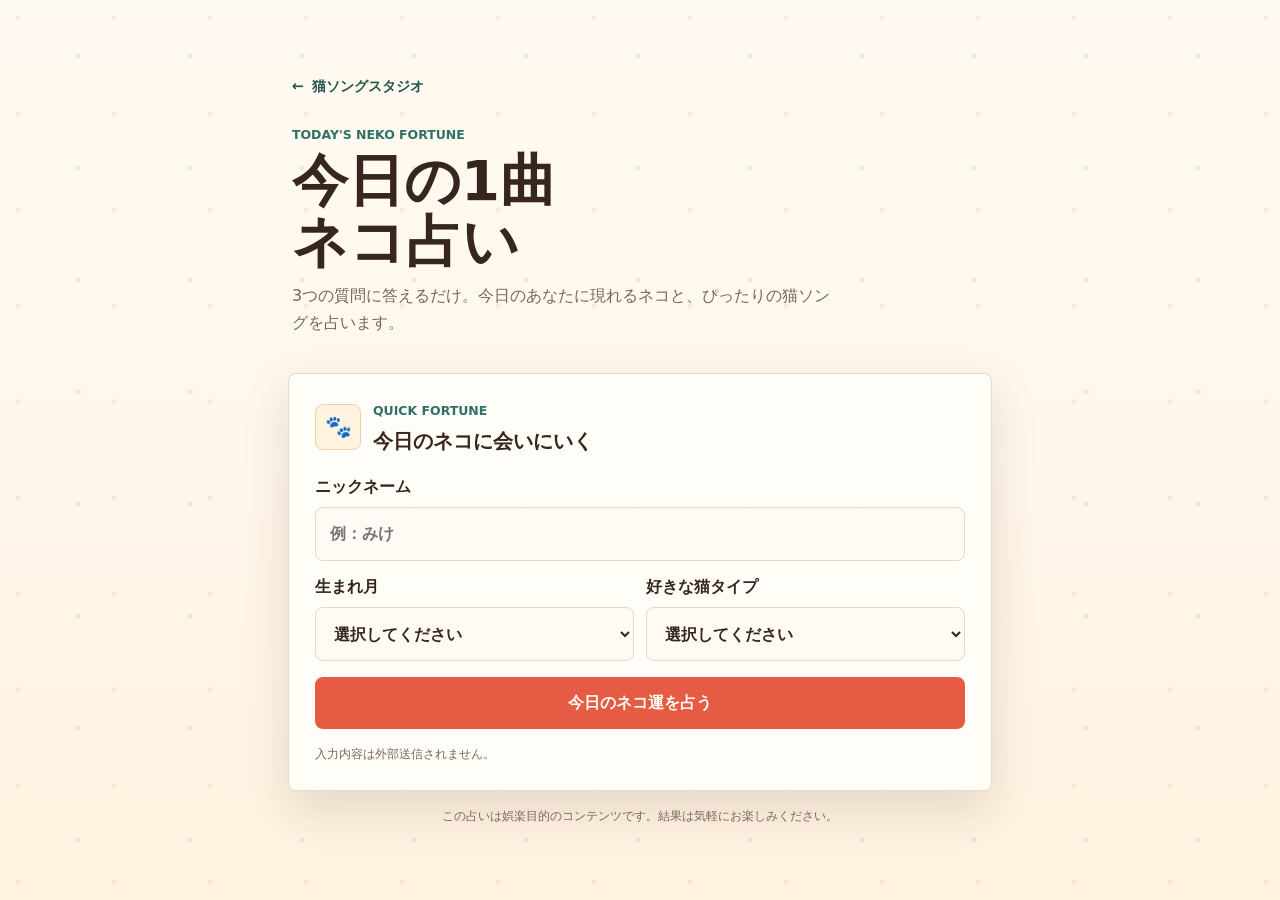
<file: neko-uranai.html>
<!doctype html>
<html lang="ja">
  <head>
    <meta charset="utf-8" />
    <meta name="viewport" content="width=device-width, initial-scale=1" />
    <title>今日の1曲ネコ占い｜猫ソングスタジオ</title>
    <meta
      name="description"
      content="3つの質問に答えるだけ。今日のネコ運と、あなたにぴったりの猫ソングを占います。"
    />
    <link rel="stylesheet" href="assets/neko-uranai.css" />
  </head>
  <body>
    <main class="app-shell">
      <section class="hero" aria-labelledby="app-title">
        <a
          class="studio-link"
          href="https://kohei-nakama.github.io/neko-song-studio/"
          aria-label="猫ソングスタジオのトップページへ戻る"
        >
          猫ソングスタジオ
        </a>
        <p class="eyebrow">Today's Neko Fortune</p>
        <h1 id="app-title">今日の1曲<br />ネコ占い</h1>
        <p class="hero-copy">
          3つの質問に答えるだけ。今日のあなたに現れるネコと、ぴったりの猫ソングを占います。
        </p>
      </section>

      <section class="card form-card" aria-labelledby="form-title">
        <div class="card-heading">
          <span class="cat-mark" aria-hidden="true">🐾</span>
          <div>
            <p class="section-kicker">Quick Fortune</p>
            <h2 id="form-title">今日のネコに会いにいく</h2>
          </div>
        </div>

        <form id="fortune-form" class="fortune-form" novalidate>
          <label class="field field-wide">
            <span>ニックネーム</span>
            <input
              id="nickname"
              name="nickname"
              type="text"
              maxlength="24"
              autocomplete="nickname"
              placeholder="例：みけ"
              required
            />
          </label>

          <div class="field-grid">
            <label class="field">
              <span>生まれ月</span>
              <select id="birth-month" name="birthMonth" required>
                <option value="">選択してください</option>
                <option value="1">1月</option>
                <option value="2">2月</option>
                <option value="3">3月</option>
                <option value="4">4月</option>
                <option value="5">5月</option>
                <option value="6">6月</option>
                <option value="7">7月</option>
                <option value="8">8月</option>
                <option value="9">9月</option>
                <option value="10">10月</option>
                <option value="11">11月</option>
                <option value="12">12月</option>
              </select>
            </label>

            <label class="field">
              <span>好きな猫タイプ</span>
              <select id="favorite-cat" name="favoriteCat" required>
                <option value="">選択してください</option>
                <option value="ふわふわ猫">ふわふわ猫</option>
                <option value="元気な猫">元気な猫</option>
                <option value="甘えんぼ猫">甘えんぼ猫</option>
                <option value="クールな猫">クールな猫</option>
                <option value="不思議な猫">不思議な猫</option>
                <option value="のんびり猫">のんびり猫</option>
                <option value="まねき猫">まねき猫</option>
                <option value="どの猫も好き">どの猫も好き</option>
              </select>
            </label>
          </div>

          <button class="button button-primary button-wide" type="submit">
            今日のネコ運を占う
          </button>
          <p id="form-message" class="form-message" role="alert"></p>
        </form>

        <p class="privacy-note">入力内容は外部送信されません。</p>
      </section>

      <section
        id="result"
        class="card result-card is-hidden"
        aria-live="polite"
        aria-labelledby="result-title"
      >
        <div class="result-top">
          <p id="fortune-date" class="fortune-date"></p>
          <div class="result-cat" aria-hidden="true" id="result-emoji">🐈</div>
          <p class="section-kicker">Today's Neko</p>
          <h2 id="result-title">
            <span id="result-nickname">あなた</span>さんの今日のネコは
            <strong id="cat-type">ひなたぼっこ猫</strong>
          </h2>
          <p id="cat-message" class="cat-message"></p>
        </div>

        <div class="fortune-summary" aria-labelledby="fortune-rank">
          <div class="fortune-rank">
            <span>今日のネコ運</span>
            <strong id="fortune-rank">大吉ネコ</strong>
          </div>
          <p id="fortune-message"></p>
        </div>

        <div class="score-grid" aria-label="今日の運勢">
          <div class="score-item">
            <span>ごきげん運</span>
            <strong id="score-mood">★★★★★</strong>
          </div>
          <div class="score-item">
            <span>ひらめき運</span>
            <strong id="score-idea">★★★★★</strong>
          </div>
          <div class="score-item">
            <span>なかよし運</span>
            <strong id="score-friend">★★★★★</strong>
          </div>
        </div>

        <dl class="lucky-list" aria-label="今日のラッキー要素">
          <div>
            <dt>ラッキー行動</dt>
            <dd id="lucky-action"></dd>
          </div>
          <div>
            <dt>ラッキーカラー</dt>
            <dd id="lucky-color"></dd>
          </div>
          <div>
            <dt>ラッキーフード</dt>
            <dd id="lucky-food"></dd>
          </div>
        </dl>

        <div class="song-panel" aria-labelledby="song-heading">
          <p class="section-kicker">Today's Cat Song</p>
          <h3 id="song-heading">今日のおすすめ猫ソング</h3>
          <p id="song-name"></p>
          <p id="song-description" class="song-description"></p>
          <a
            id="youtube-song-link"
            class="button button-secondary"
            href="https://www.youtube.com/@nekosong_kouhei"
            target="_blank"
            rel="noopener"
          >
            YouTubeで聴く
          </a>
        </div>

        <div class="request-panel" aria-labelledby="request-title">
          <p class="section-kicker">Cat Song Request</p>
          <h3 id="request-title">今日の猫ソングお題</h3>
          <p id="song-prompt" class="song-prompt"></p>
          <p class="request-note">こんな曲も聴いてみたい、と思ったらリクエストできます。</p>
          <div class="request-actions">
            <a
              id="request-youtube-link"
              class="button button-secondary"
              href="https://www.youtube.com/@nekosong_kouhei"
              target="_blank"
              rel="noopener"
            >
              YouTubeでリクエスト
            </a>
            <button id="copy-button" class="button button-soft" type="button">お題をコピー</button>
          </div>
          <p id="copy-feedback" class="copy-feedback" role="status"></p>
        </div>

        <div class="result-actions">
          <button id="reroll-button" class="button button-primary" type="button">
            別の結果を見る
          </button>
          <button id="share-button" class="button button-secondary" type="button">
            Xで結果をシェア
          </button>
          <button id="retry-button" class="button button-soft" type="button">入力を変える</button>
        </div>
      </section>

      <p class="disclaimer">
        この占いは娯楽目的のコンテンツです。結果は気軽にお楽しみください。
      </p>
    </main>

    <script src="assets/neko-uranai.js" defer></script>
  </body>
</html>
</file>
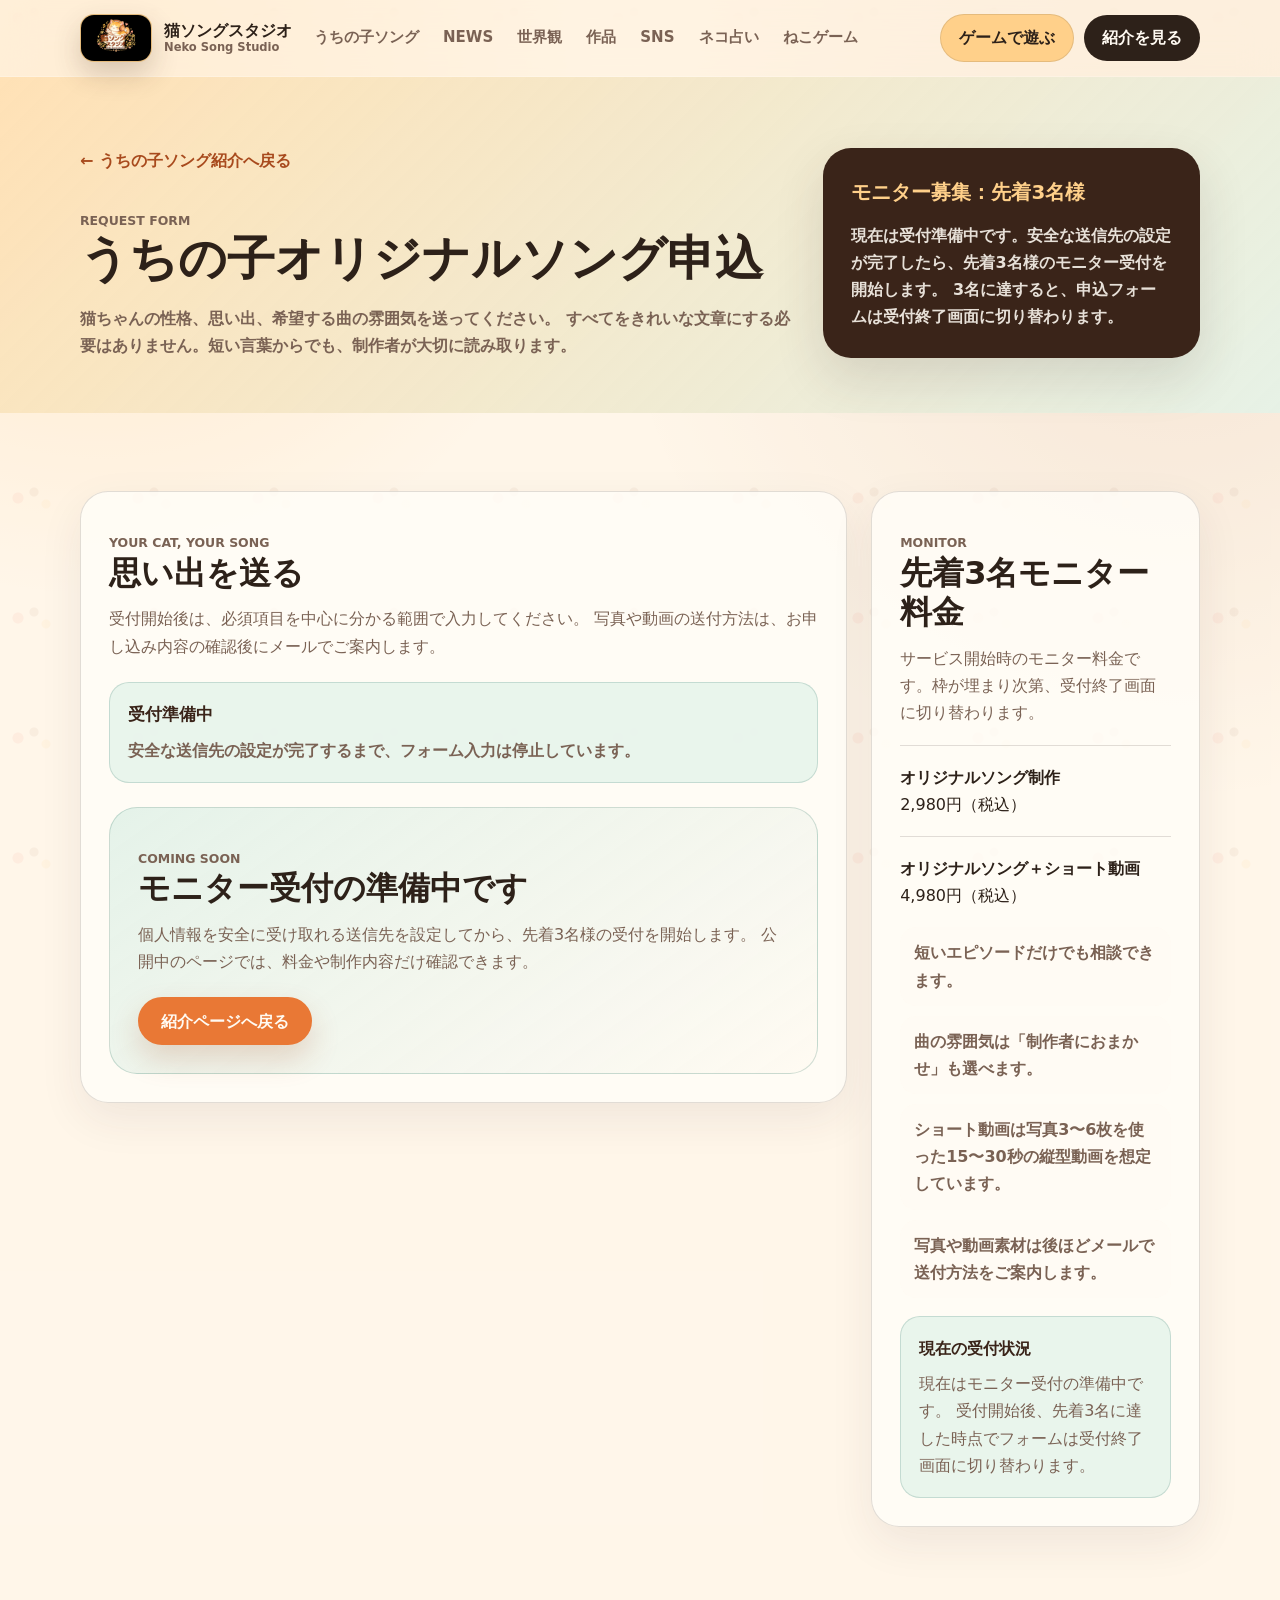
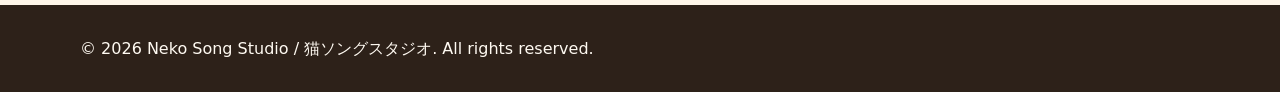
<file: original-song-form.html>
<!doctype html>
<html lang="ja">
  <head>
    <meta charset="utf-8">
    <meta name="viewport" content="width=device-width, initial-scale=1">
    <title>うちの子オリジナルソング申込 | 猫ソングスタジオ</title>
    <meta
      name="description"
      content="猫ちゃんの性格や思い出をもとに、猫ソングスタジオがAIを制作工程の一部で活用しながら一曲ずつ制作する、うちの子オリジナルソングの申込ページです。"
    >
    <link rel="icon" href="assets/neko-song-logo.jpg" type="image/jpeg">
    <link rel="stylesheet" href="styles.css">
  </head>
  <body class="form-page">
    <div class="paw-bg" aria-hidden="true"></div>

    <header class="site-header" data-header>
      <div class="container nav">
        <a class="logo" href="index.html#top" aria-label="猫ソングスタジオ トップへ">
          <img
            class="logo-image"
            src="assets/neko-song-logo.jpg"
            width="72"
            height="48"
            alt=""
            decoding="async"
          >
          <span class="logo-text">
            猫ソングスタジオ
            <small>Neko Song Studio</small>
          </span>
        </a>
        <nav class="nav-links" aria-label="メインメニュー">
          <a href="index.html#original-song">うちの子ソング</a>
          <a href="index.html#news">NEWS</a>
          <a href="index.html#about">世界観</a>
          <a href="index.html#works">作品</a>
          <a href="index.html#social">SNS</a>
          <a href="neko-uranai.html">ネコ占い</a>
        </nav>
        <a class="nav-cta" href="index.html#original-song">紹介を見る</a>
      </div>
    </header>

    <main id="top">
      <section class="section form-hero" aria-labelledby="form-page-title">
        <div class="container form-hero-grid">
          <div>
            <a class="breadcrumb-link" href="index.html#original-song">← うちの子ソング紹介へ戻る</a>
            <p class="section-kicker">REQUEST FORM</p>
            <h1 id="form-page-title">うちの子オリジナルソング申込</h1>
            <p>
              猫ちゃんの性格、思い出、希望する曲の雰囲気を送ってください。
              すべてをきれいな文章にする必要はありません。短い言葉からでも、制作者が大切に読み取ります。
            </p>
          </div>
          <aside class="form-hero-note" aria-label="受付状態">
            <strong>モニター募集：先着3名様</strong>
            <p>
              現在は受付準備中です。安全な送信先の設定が完了したら、先着3名様のモニター受付を開始します。
              3名に達すると、申込フォームは受付終了画面に切り替わります。
            </p>
          </aside>
        </div>
      </section>

      <section class="section request-form-section" id="request-form" aria-labelledby="request-form-title">
        <div class="container form-layout">
          <div class="form-panel">
            <p class="section-kicker">YOUR CAT, YOUR SONG</p>
            <h2 id="request-form-title">思い出を送る</h2>
            <p id="form-intro">
              受付開始後は、必須項目を中心に分かる範囲で入力してください。
              写真や動画の送付方法は、お申し込み内容の確認後にメールでご案内します。
            </p>

            <div class="monitor-status-panel" data-monitor-status aria-live="polite">
              <strong data-monitor-status-title>受付準備中</strong>
              <p data-monitor-status-text>安全な送信先の設定が完了するまで、フォーム入力は停止しています。</p>
            </div>

            <section class="reception-paused-panel" data-reception-paused tabindex="-1" aria-labelledby="reception-paused-title">
              <p class="section-kicker">COMING SOON</p>
              <h2 id="reception-paused-title">モニター受付の準備中です</h2>
              <p>
                個人情報を安全に受け取れる送信先を設定してから、先着3名様の受付を開始します。
                公開中のページでは、料金や制作内容だけ確認できます。
              </p>
              <div class="closed-actions">
                <a class="button button-release" href="index.html#original-song">紹介ページへ戻る</a>
              </div>
            </section>

            <form class="original-request-form" data-original-song-form aria-describedby="form-intro form-status" novalidate hidden>
              <!-- TODO: Googleフォーム、Formspree、Google Apps Scriptなどの本番送信先を設定する -->
              <fieldset class="form-group">
                <legend>飼い主さんと猫ちゃんの基本情報</legend>
                <div class="form-grid">
                  <label class="form-field">
                    <span class="form-label-line">飼い主さんのお名前またはニックネーム <span class="required-label">必須</span></span>
                    <input name="ownerName" type="text" autocomplete="name" required>
                  </label>
                  <label class="form-field">
                    <span class="form-label-line">連絡先メールアドレス <span class="required-label">必須</span></span>
                    <input name="email" type="email" autocomplete="email" required>
                  </label>
                  <label class="form-field">
                    <span class="form-label-line">猫ちゃんのお名前 <span class="required-label">必須</span></span>
                    <input name="catName" type="text" required>
                  </label>
                  <label class="form-field">
                    <span class="form-label-line">年齢 <span class="optional-label">任意</span></span>
                    <input name="age" type="text" inputmode="text" placeholder="例：5歳">
                  </label>
                  <label class="form-field">
                    <span class="form-label-line">性別 <span class="optional-label">任意</span></span>
                    <input name="sex" type="text" placeholder="例：女の子">
                  </label>
                  <label class="form-field">
                    <span class="form-label-line">猫種 <span class="optional-label">任意</span></span>
                    <input name="breed" type="text" placeholder="例：ミックス、スコティッシュフォールド">
                  </label>
                </div>
              </fieldset>

              <fieldset class="form-group">
                <legend>思い出と性格</legend>
                <div class="form-grid">
                  <label class="form-field form-field-wide">
                    <span class="form-label-line">猫ちゃんの性格 <span class="required-label">必須</span></span>
                    <textarea name="personality" rows="4" required placeholder="例：甘えんぼだけど、知らない人の前では少し慎重です。"></textarea>
                  </label>
                  <label class="form-field form-field-wide">
                    <span class="form-label-line">一番印象に残っている思い出 <span class="required-label">必須</span></span>
                    <textarea name="memory" rows="5" required placeholder="例：仕事から帰ると、いつも玄関まで走って迎えに来てくれます。"></textarea>
                  </label>
                  <label class="form-field">
                    <span class="form-label-line">好きな食べ物 <span class="optional-label">任意</span></span>
                    <input name="favoriteFood" type="text">
                  </label>
                  <label class="form-field">
                    <span class="form-label-line">お気に入りの場所 <span class="optional-label">任意</span></span>
                    <input name="favoritePlace" type="text">
                  </label>
                  <label class="form-field form-field-wide">
                    <span class="form-label-line">猫ちゃんに伝えたい言葉 <span class="optional-label">任意</span></span>
                    <textarea name="messageToCat" rows="3"></textarea>
                  </label>
                  <label class="form-field form-field-wide">
                    <span class="form-label-line">曲に入れたい言葉 <span class="optional-label">任意</span></span>
                    <textarea name="wordsForSong" rows="3"></textarea>
                  </label>
                </div>
              </fieldset>

              <fieldset class="form-group">
                <legend>希望する曲の雰囲気 <span class="required-label">必須</span></legend>
                <div class="radio-grid">
                  <label class="choice-card"><input type="radio" name="mood" value="明るく元気" required>明るく元気</label>
                  <label class="choice-card"><input type="radio" name="mood" value="優しく温かい">優しく温かい</label>
                  <label class="choice-card"><input type="radio" name="mood" value="感動的">感動的</label>
                  <label class="choice-card"><input type="radio" name="mood" value="面白くコミカル">面白くコミカル</label>
                  <label class="choice-card"><input type="radio" name="mood" value="かわいらしい">かわいらしい</label>
                  <label class="choice-card"><input type="radio" name="mood" value="夜に聴きたい落ち着いた曲">夜に聴きたい落ち着いた曲</label>
                  <label class="choice-card"><input type="radio" name="mood" value="制作者におまかせ">制作者におまかせ</label>
                  <label class="choice-card"><input type="radio" name="mood" value="その他">その他</label>
                </div>
              </fieldset>

              <fieldset class="form-group">
                <legend>希望プラン <span class="required-label">必須</span></legend>
                <div class="radio-grid">
                  <label class="choice-card"><input type="radio" name="plan" value="オリジナルソング制作：2,980円" required>オリジナルソング制作：2,980円</label>
                  <label class="choice-card"><input type="radio" name="plan" value="オリジナルソング＋ショート動画：4,980円">オリジナルソング＋ショート動画：4,980円</label>
                  <label class="choice-card"><input type="radio" name="plan" value="まずは相談したい">まずは相談したい</label>
                </div>
              </fieldset>

              <div class="form-note-panel">
                <strong>写真または動画についての案内</strong>
                <p class="field-help">
                  静的サイトではファイルアップロードを安全に受け取れないため、このページではアップロード機能を設置していません。
                  写真や動画の送付方法は、お申し込み内容の確認後にメールでご案内します。
                </p>
              </div>

              <div class="form-note-panel">
                <strong>個人情報の取り扱い</strong>
                <p class="field-help">
                  入力いただいたお名前、メールアドレス、猫ちゃんの情報、思い出の内容は、お申し込み確認、制作連絡、作品制作のためにのみ利用します。
                  公開許可のない個人情報や作品内容をSNS・ホームページへ掲載することはありません。
                </p>
              </div>

              <label class="form-field">
                <span class="form-label-line">その他の希望 <span class="optional-label">任意</span></span>
                <textarea name="otherRequests" rows="4" placeholder="納期の希望、使いたい写真の雰囲気、相談したいことなど"></textarea>
              </label>

              <fieldset class="form-group">
                <legend>完成作品の紹介可否 <span class="required-label">必須</span></legend>
                <div class="radio-grid">
                  <label class="choice-card"><input type="radio" name="publishPermission" value="一部掲載してもよい" required>一部掲載してもよい</label>
                  <label class="choice-card"><input type="radio" name="publishPermission" value="掲載不可">掲載不可</label>
                  <label class="choice-card"><input type="radio" name="publishPermission" value="相談して決めたい">相談して決めたい</label>
                </div>
              </fieldset>

              <div class="agreement-panel">
                <strong>利用規約・注意事項</strong>
                <ul class="agreement-list">
                  <li>完成した楽曲は個人で楽しむことを基本とします。</li>
                  <li>商用利用を希望する場合は、申し込み前に相談してください。</li>
                  <li>AIを制作工程の一部で使用します。</li>
                  <li>特定の既存曲、歌手、作曲家の完全な模倣には対応しません。</li>
                  <li>著作権を侵害する内容、第三者の権利を侵害する内容には対応しません。</li>
                  <li>制作開始後の大幅な内容変更は、追加料金が発生する場合があります。</li>
                  <li>納期は申し込み内容の確認後に案内します。</li>
                </ul>
                <label>
                  <input name="termsAgreement" type="checkbox" value="同意済み" required>
                  利用規約・注意事項に同意します
                </label>
              </div>

              <div class="form-actions">
                <button class="button button-release" type="submit">入力内容を確認する</button>
                <a class="button button-ghost" href="index.html#original-song">紹介ページへ戻る</a>
                <p class="form-status" id="form-status" data-form-status aria-live="polite"></p>
              </div>
            </form>

            <section class="confirmation-panel" data-request-confirmation hidden tabindex="-1" aria-labelledby="confirmation-title">
              <p class="section-kicker">CONFIRMATION</p>
              <h2 id="confirmation-title">入力内容の確認</h2>
              <p data-confirmation-message>
                以下の内容で受付しました。
              </p>
              <dl class="summary-list" data-summary-list></dl>
              <div class="confirmation-actions" aria-label="受付内容の操作">
                <button class="button button-release" type="button" data-copy-submission>受付内容をコピー</button>
                <button class="button button-ghost" type="button" data-download-submission>JSONで保存</button>
                <button class="button button-ghost" type="button" data-edit-submission>入力を修正する</button>
              </div>
              <p class="field-help" data-confirmation-status aria-live="polite"></p>
            </section>

            <section class="closed-panel" data-monitor-closed hidden tabindex="-1" aria-labelledby="monitor-closed-title">
              <p class="section-kicker">MONITOR CLOSED</p>
              <h2 id="monitor-closed-title">先着3名のモニター受付は終了しました</h2>
              <p>
                お申し込みありがとうございます。現在のモニター枠は満席です。
                次回募集や通常受付の準備ができ次第、このページでお知らせします。
              </p>
              <div class="closed-actions">
                <a class="button button-release" href="index.html#original-song">紹介ページへ戻る</a>
              </div>
            </section>
          </div>

          <aside class="form-side-panel" id="consult" aria-label="申込前の補足">
            <div>
              <p class="section-kicker">MONITOR</p>
              <h2>先着3名モニター料金</h2>
              <p>サービス開始時のモニター料金です。枠が埋まり次第、受付終了画面に切り替わります。</p>
            </div>
            <div class="side-price">
              <strong>オリジナルソング制作</strong>
              <span>2,980円（税込）</span>
            </div>
            <div class="side-price">
              <strong>オリジナルソング＋ショート動画</strong>
              <span>4,980円（税込）</span>
            </div>
            <ul class="side-list" aria-label="フォームで送れる内容">
              <li>短いエピソードだけでも相談できます。</li>
              <li>曲の雰囲気は「制作者におまかせ」も選べます。</li>
              <li>ショート動画は写真3〜6枚を使った15〜30秒の縦型動画を想定しています。</li>
              <li>写真や動画素材は後ほどメールで送付方法をご案内します。</li>
            </ul>
            <div class="demo-mode-note">
              <strong>現在の受付状況</strong>
              <p>
                現在はモニター受付の準備中です。
                受付開始後、先着3名に達した時点でフォームは受付終了画面に切り替わります。
              </p>
            </div>
          </aside>
        </div>
      </section>
    </main>

    <footer class="site-footer">
      <div class="container">© 2026 Neko Song Studio / 猫ソングスタジオ. All rights reserved.</div>
    </footer>

    <script src="script.js"></script>
  </body>
</html>
</file>
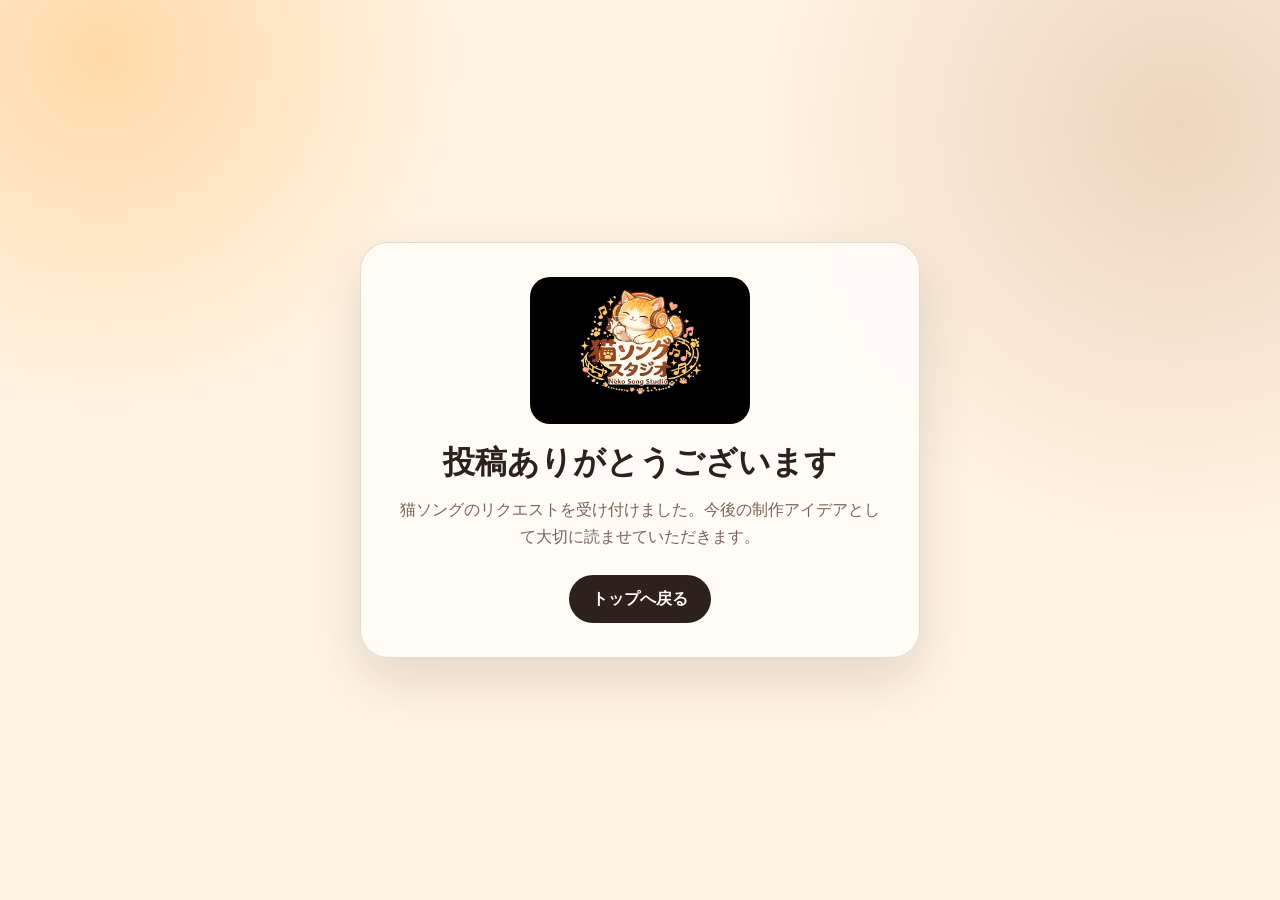
<file: thanks.html>
<!doctype html>
<html lang="ja">
  <head>
    <meta charset="utf-8">
    <meta name="viewport" content="width=device-width, initial-scale=1">
    <title>投稿ありがとうございます | 猫ソングスタジオ</title>
    <meta name="description" content="猫ソングスタジオへの猫ソングリクエスト投稿を受け付けました。">
    <link rel="stylesheet" href="styles.css">
  </head>
  <body>
    <main class="thanks-page">
      <section class="thanks-card">
        <img src="assets/neko-song-logo.jpg" width="220" height="147" alt="猫ソングスタジオ Neko Song Studio ロゴ">
        <h1>投稿ありがとうございます</h1>
        <p>猫ソングのリクエストを受け付けました。今後の制作アイデアとして大切に読ませていただきます。</p>
        <a class="button button-secondary" href="index.html">トップへ戻る</a>
      </section>
    </main>
  </body>
</html>
</file>
<file: styles.css>
:root {
  --ink: #2d2119;
  --muted: #7a6254;
  --paper: #fff3e2;
  --paper-strong: #fffaf2;
  --coral: #e97835;
  --coral-dark: #a84a1d;
  --sun: #ffd08a;
  --sage: #3f7f6f;
  --sage-soft: #dff1e7;
  --teal: #8a4d2b;
  --teal-dark: #3a2419;
  --line: rgba(45, 33, 25, 0.14);
}

* {
  box-sizing: border-box;
}

html {
  scroll-behavior: smooth;
}

body {
  margin: 0;
  color: var(--ink);
  background:
    radial-gradient(circle at 8% 6%, rgba(255, 190, 105, 0.48), transparent 25%),
    radial-gradient(circle at 92% 14%, rgba(166, 92, 45, 0.2), transparent 30%),
    var(--paper);
  font-family:
    "Yu Gothic", "Hiragino Kaku Gothic ProN", "Noto Sans JP", Meiryo,
    system-ui, sans-serif;
  line-height: 1.7;
}

body::selection {
  color: var(--ink);
  background: var(--sun);
}

img {
  display: block;
  max-width: 100%;
}

a {
  color: inherit;
}

button,
input,
textarea,
select {
  font: inherit;
}

:focus-visible {
  outline: 3px solid rgba(233, 120, 53, 0.42);
  outline-offset: 3px;
}

.container {
  width: min(1120px, calc(100% - 40px));
  margin: 0 auto;
}

.paw-bg {
  position: fixed;
  inset: 0;
  z-index: -1;
  pointer-events: none;
  opacity: 0.28;
  background-image:
    radial-gradient(circle at 18px 18px, rgba(244, 119, 101, 0.45) 0 5px, transparent 6px),
    radial-gradient(circle at 34px 12px, rgba(138, 77, 43, 0.34) 0 4px, transparent 5px),
    radial-gradient(circle at 46px 24px, rgba(255, 208, 138, 0.58) 0 4px, transparent 5px);
  background-size: 120px 120px;
}

.site-header {
  position: sticky;
  top: 0;
  z-index: 20;
  border-bottom: 1px solid rgba(255, 255, 255, 0.22);
  background: rgba(255, 243, 226, 0.76);
  backdrop-filter: blur(18px);
  transition: box-shadow 180ms ease, background 180ms ease;
}

.site-header.is-scrolled {
  background: rgba(255, 243, 226, 0.94);
  box-shadow: 0 14px 34px rgba(56, 39, 36, 0.1);
}

.nav {
  display: flex;
  align-items: center;
  justify-content: space-between;
  gap: 22px;
  min-height: 76px;
}

.logo {
  display: inline-flex;
  align-items: center;
  gap: 12px;
  flex: 0 0 auto;
  min-width: 0;
  text-decoration: none;
  font-weight: 900;
}

.logo-image {
  width: 72px;
  height: 48px;
  flex: 0 0 72px;
  object-fit: cover;
  object-position: center;
  background: var(--sun);
  border-radius: 14px;
  border: 1px solid rgba(45, 33, 25, 0.12);
  box-shadow: 0 12px 28px rgba(58, 36, 25, 0.2);
}

.logo-text {
  display: grid;
  line-height: 1.18;
  white-space: nowrap;
}

.logo-text small {
  color: var(--muted);
  font-size: 0.72rem;
  font-weight: 800;
}

.nav-links {
  display: flex;
  align-items: center;
  gap: 24px;
  min-width: 0;
  color: var(--muted);
  font-size: 0.94rem;
  font-weight: 800;
}

.nav-links a {
  text-decoration: none;
  white-space: nowrap;
}

.nav-links a:hover,
.nav-links a:focus-visible {
  color: var(--teal-dark);
}

.nav-cta {
  display: inline-flex;
  align-items: center;
  justify-content: center;
  min-height: 42px;
  padding: 9px 18px;
  color: var(--paper-strong);
  background: var(--ink);
  border-radius: 999px;
  text-decoration: none;
  font-weight: 900;
}

.hero {
  position: relative;
  min-height: 100svh;
  display: grid;
  align-items: center;
  overflow: hidden;
  color: var(--paper-strong);
}

.hero-image,
.hero-overlay {
  position: absolute;
  inset: 0;
  width: 100%;
  height: 100%;
}

.hero-image {
  object-fit: cover;
  object-position: 60% center;
  transform: scale(1.02);
}

.hero-overlay {
  background:
    linear-gradient(90deg, rgba(22, 13, 8, 0.88), rgba(38, 21, 13, 0.62) 43%, rgba(38, 21, 13, 0.16)),
    linear-gradient(0deg, rgba(22, 13, 8, 0.62), rgba(22, 13, 8, 0.08) 48%),
    radial-gradient(circle at 20% 48%, rgba(22, 13, 8, 0.42), transparent 45%);
}

.hero-content {
  position: relative;
  padding: 116px 0 86px;
}

.hero-logo {
  width: min(300px, 74vw);
  height: auto;
  aspect-ratio: 3 / 2;
  object-fit: cover;
  object-position: center;
  background: var(--sun);
  border: 1px solid rgba(255, 255, 255, 0.34);
  border-radius: 22px;
  box-shadow: 0 18px 50px rgba(0, 0, 0, 0.28);
}

.hero h1 {
  width: min(780px, 100%);
  margin: 24px 0 0;
  font-size: 5rem;
  line-height: 1.04;
  letter-spacing: 0;
  text-shadow: 0 8px 34px rgba(0, 0, 0, 0.3);
}

.hero h1 span {
  color: var(--sun);
}

.hero-copy {
  width: min(690px, 100%);
  margin: 24px 0 0;
  color: rgba(255, 253, 248, 0.92);
  font-size: 1.2rem;
  font-weight: 800;
}

.hero-social {
  display: flex;
  flex-wrap: wrap;
  gap: 12px;
  margin-top: 34px;
}

.button,
.social-pill {
  display: inline-flex;
  align-items: center;
  justify-content: center;
  min-height: 48px;
  padding: 11px 22px;
  border: 1px solid transparent;
  border-radius: 999px;
  text-decoration: none;
  text-align: center;
  line-height: 1.35;
  font-weight: 900;
  cursor: pointer;
  transition: transform 180ms ease, box-shadow 180ms ease, background 180ms ease;
}

.button:hover,
.button:focus-visible,
.nav-cta:hover,
.nav-cta:focus-visible,
.social-link:hover,
.social-link:focus-visible,
.social-pill:hover,
.social-pill:focus-visible,
.request-submit:hover,
.request-submit:focus-visible {
  transform: translateY(-2px);
}

.social-pill {
  min-width: 136px;
  color: var(--paper-strong);
  background: rgba(255, 250, 242, 0.14);
  border-color: rgba(255, 250, 242, 0.38);
  box-shadow: 0 14px 32px rgba(0, 0, 0, 0.18);
  backdrop-filter: blur(10px);
}

.social-pill.youtube {
  background: rgba(215, 70, 38, 0.84);
}

.social-pill.fortune {
  color: var(--ink);
  background: rgba(255, 208, 138, 0.94);
}

.social-pill.x {
  background: rgba(36, 21, 15, 0.84);
}

.social-pill.tiktok {
  background: rgba(109, 54, 28, 0.84);
}

.social-pill.note {
  color: var(--ink);
  background: rgba(255, 208, 138, 0.92);
}

.button-secondary {
  color: var(--ink);
  background: var(--paper-strong);
  border-color: rgba(36, 33, 42, 0.08);
}

.button-release {
  color: var(--paper-strong);
  background: var(--coral);
  box-shadow: 0 14px 30px rgba(168, 74, 29, 0.2);
}

.button-release:hover,
.button-release:focus-visible {
  background: var(--coral-dark);
}

.button-ghost {
  color: var(--ink);
  background: rgba(255, 250, 242, 0.68);
  border-color: rgba(45, 33, 25, 0.12);
}

.section {
  padding: 78px 0;
}

.intro-strip {
  padding: 0;
  color: var(--paper-strong);
  background: var(--teal-dark);
}

.intro-grid {
  display: grid;
  grid-template-columns: 1.1fr 0.9fr;
  gap: 30px;
  padding: 24px 0;
}

.intro-grid p {
  margin: 0;
  font-weight: 800;
}

.fortune-entry-section {
  padding: 44px 0;
  background:
    linear-gradient(135deg, rgba(255, 208, 138, 0.42), rgba(223, 241, 231, 0.58)),
    var(--paper);
}

.fortune-entry-card {
  display: grid;
  grid-template-columns: minmax(0, 1fr) auto;
  gap: 24px;
  align-items: center;
  padding: 28px;
  border: 1px solid rgba(168, 74, 29, 0.2);
  border-radius: 28px;
  background: rgba(255, 253, 248, 0.84);
  box-shadow: 0 18px 48px rgba(66, 44, 42, 0.1);
}

.fortune-entry-card h2 {
  margin: 0;
  font-size: 1.85rem;
  line-height: 1.22;
  letter-spacing: 0;
}

.fortune-entry-card p:not(.section-kicker) {
  margin: 12px 0 0;
  color: var(--muted);
}

.fortune-entry-card .button {
  min-width: 260px;
  align-self: center;
}

.release-section {
  padding: 58px 0 76px;
  background:
    linear-gradient(180deg, rgba(58, 36, 25, 0.08), rgba(255, 243, 226, 0.08)),
    linear-gradient(135deg, rgba(255, 208, 138, 0.58), rgba(223, 241, 231, 0.58));
}

.release-card {
  display: grid;
  grid-template-columns: minmax(0, 0.95fr) minmax(360px, 0.5fr);
  gap: 28px;
  align-items: stretch;
  padding: 34px;
  border: 1px solid rgba(168, 74, 29, 0.22);
  border-radius: 30px;
  background:
    linear-gradient(135deg, rgba(255, 250, 242, 0.94), rgba(255, 243, 226, 0.82)),
    var(--paper-strong);
  box-shadow: 0 22px 60px rgba(66, 44, 42, 0.14);
}

.release-copy {
  display: grid;
  align-content: center;
}

.release-labels {
  display: flex;
  flex-wrap: wrap;
  gap: 8px;
  margin-bottom: 18px;
}

.release-labels span {
  display: inline-flex;
  align-items: center;
  min-height: 30px;
  padding: 5px 11px;
  color: var(--paper-strong);
  background: var(--ink);
  border-radius: 999px;
  font-size: 0.76rem;
  font-weight: 900;
}

.release-labels span:first-child {
  background: var(--coral);
}

.release-labels span:last-child {
  color: var(--ink);
  background: var(--sun);
}

.release-card h2 {
  width: min(720px, 100%);
  margin: 0;
  font-size: 2.45rem;
  line-height: 1.2;
  letter-spacing: 0;
}

.release-card p {
  width: min(760px, 100%);
  margin: 18px 0 0;
  color: var(--muted);
}

.release-actions {
  display: flex;
  flex-wrap: wrap;
  gap: 12px;
  margin-top: 26px;
}

.release-service-panel {
  display: grid;
  grid-template-columns: repeat(2, minmax(0, 1fr));
  gap: 10px;
  align-content: center;
  padding: 24px;
  color: var(--paper-strong);
  background:
    linear-gradient(160deg, rgba(58, 36, 25, 0.96), rgba(63, 127, 111, 0.94));
  border-radius: 24px;
  box-shadow: inset 0 0 0 1px rgba(255, 250, 242, 0.15);
}

.release-service-panel a,
.release-service-panel strong {
  display: inline-flex;
  align-items: center;
  justify-content: center;
  text-align: center;
  min-height: 40px;
  padding: 8px 13px;
  border-radius: 999px;
  background: rgba(255, 250, 242, 0.14);
  font-weight: 900;
}

.release-service-panel a {
  color: inherit;
  text-decoration: none;
  transition: background 180ms ease, transform 180ms ease;
}

.release-service-panel a:hover,
.release-service-panel a:focus-visible {
  background: rgba(255, 250, 242, 0.24);
  transform: translateY(-1px);
}

.neko-ninja-release .release-service-panel a {
  min-height: 58px;
  padding: 12px 14px;
  background: rgba(255, 250, 242, 0.18);
}

.release-service-panel strong {
  color: var(--sun);
}

.original-song-section {
  background:
    linear-gradient(180deg, rgba(255, 250, 242, 0.76), rgba(223, 241, 231, 0.54)),
    var(--paper);
}

.original-song-hero-grid {
  display: grid;
  grid-template-columns: minmax(0, 1fr) minmax(320px, 0.56fr);
  gap: 30px;
  align-items: stretch;
}

.original-song-copy {
  padding: 10px 0;
}

.original-song-title {
  width: min(820px, 100%);
  margin: 0;
  font-size: 3.15rem;
  line-height: 1.16;
  letter-spacing: 0;
}

.original-song-lead {
  display: grid;
  gap: 14px;
  width: min(780px, 100%);
  margin-top: 24px;
  color: var(--muted);
  font-weight: 700;
}

.original-song-lead p {
  margin: 0;
}

.original-song-actions {
  display: flex;
  flex-wrap: wrap;
  gap: 12px;
  margin-top: 28px;
}

.original-song-highlight {
  display: grid;
  align-content: center;
  gap: 16px;
  padding: 32px;
  color: var(--paper-strong);
  background:
    linear-gradient(145deg, rgba(58, 36, 25, 0.96), rgba(63, 127, 111, 0.88)),
    var(--teal-dark);
  border-radius: 30px;
  box-shadow: 0 24px 62px rgba(66, 44, 42, 0.16);
}

.original-song-highlight p {
  margin: 0;
  color: var(--sun);
  font-size: 2rem;
  line-height: 1.34;
  font-weight: 900;
}

.original-song-highlight span,
.original-song-highlight strong {
  display: block;
}

.original-song-highlight span {
  color: rgba(255, 250, 242, 0.86);
}

.original-song-highlight strong {
  padding-top: 16px;
  border-top: 1px solid rgba(255, 250, 242, 0.22);
  line-height: 1.8;
}

.original-song-points {
  display: grid;
  grid-template-columns: repeat(4, minmax(0, 1fr));
  gap: 12px;
  margin-top: 34px;
}

.original-song-points span,
.mood-card,
.monitor-pill {
  display: inline-flex;
  align-items: center;
  justify-content: center;
  min-height: 46px;
  padding: 9px 14px;
  border: 1px solid rgba(168, 74, 29, 0.16);
  border-radius: 999px;
  background: rgba(255, 250, 242, 0.82);
  color: var(--teal-dark);
  text-align: center;
  line-height: 1.35;
  font-weight: 900;
}

.original-song-block {
  margin-top: 48px;
}

.original-subhead {
  display: grid;
  gap: 10px;
  width: min(760px, 100%);
}

.original-subhead h3,
.pricing-head h3 {
  margin: 0;
  font-size: 2rem;
  line-height: 1.24;
  letter-spacing: 0;
}

.original-subhead p {
  margin: 0;
  color: var(--muted);
}

.song-mood-grid {
  display: grid;
  grid-template-columns: repeat(4, minmax(0, 1fr));
  gap: 12px;
  margin-top: 22px;
}

.mood-card {
  min-height: 58px;
  border-radius: 18px;
  box-shadow: 0 12px 30px rgba(66, 44, 42, 0.06);
}

.mood-card-featured {
  color: var(--paper-strong);
  background: var(--sage);
  border-color: rgba(63, 127, 111, 0.22);
}

.memory-grid {
  display: grid;
  grid-template-columns: minmax(0, 0.82fr) minmax(0, 1fr);
  gap: 24px;
  align-items: start;
}

.memory-grid .button {
  width: fit-content;
  margin-top: 12px;
}

.memory-list,
.notice-list,
.price-card ul {
  margin: 0;
  padding: 0;
  list-style: none;
}

.memory-list {
  display: grid;
  grid-template-columns: repeat(2, minmax(0, 1fr));
  gap: 10px;
}

.memory-list li,
.notice-list li,
.price-card li {
  position: relative;
  padding-left: 22px;
  color: var(--muted);
}

.memory-list li::before,
.notice-list li::before,
.price-card li::before {
  content: "";
  position: absolute;
  left: 0;
  top: 0.74em;
  width: 8px;
  height: 8px;
  background: var(--coral);
  border-radius: 50%;
}

.soft-note {
  grid-column: 2;
  margin: -8px 0 0;
  color: var(--coral-dark);
  font-weight: 900;
}

.original-flow {
  display: grid;
  grid-template-columns: repeat(5, minmax(0, 1fr));
  gap: 14px;
  margin: 22px 0 0;
  padding: 0;
  list-style: none;
}

.original-step,
.price-card,
.faq-card,
.form-panel,
.form-side-panel,
.confirmation-panel {
  border: 1px solid var(--line);
  border-radius: 28px;
  background: rgba(255, 253, 248, 0.82);
  box-shadow: 0 16px 44px rgba(66, 44, 42, 0.08);
}

.original-step {
  padding: 22px;
}

.original-step span {
  display: grid;
  place-items: center;
  width: 38px;
  height: 38px;
  color: var(--paper-strong);
  background: var(--ink);
  border-radius: 50%;
  font-weight: 900;
}

.original-step h4,
.price-card h4 {
  margin: 16px 0 8px;
  font-size: 1.08rem;
  line-height: 1.34;
}

.original-step p,
.price-card p,
.monitor-note p {
  margin: 0;
  color: var(--muted);
}

.pricing-head {
  display: flex;
  flex-wrap: wrap;
  gap: 16px;
  align-items: end;
  justify-content: space-between;
}

.monitor-pill {
  min-height: 42px;
  color: var(--paper-strong);
  background: var(--ink);
}

.price-grid {
  display: grid;
  grid-template-columns: repeat(2, minmax(0, 1fr));
  gap: 18px;
  margin-top: 22px;
}

.price-card {
  padding: 26px;
}

.price-card-featured {
  border-color: rgba(63, 127, 111, 0.32);
  background:
    linear-gradient(145deg, rgba(223, 241, 231, 0.9), rgba(255, 250, 242, 0.88)),
    var(--paper-strong);
}

.price-plan {
  color: var(--coral-dark);
  font-size: 0.78rem;
  font-weight: 900;
}

.price-note {
  margin: 10px 0 0;
  color: var(--muted);
  font-size: 0.84rem;
  font-weight: 800;
}

.price-card .price {
  margin: 8px 0 14px;
  color: var(--ink);
  font-size: 2rem;
  line-height: 1.1;
  font-weight: 900;
}

.price-card ul {
  display: grid;
  gap: 8px;
}

.monitor-note {
  display: flex;
  flex-wrap: wrap;
  gap: 18px;
  align-items: center;
  justify-content: space-between;
  margin-top: 18px;
  padding: 20px 0 0;
  border-top: 1px solid var(--line);
}

.monitor-note p {
  flex: 1 1 520px;
}

.original-song-notes {
  padding: 28px;
  border: 1px solid rgba(168, 74, 29, 0.16);
  border-radius: 28px;
  background: rgba(255, 250, 242, 0.64);
}

.notice-list {
  display: grid;
  grid-template-columns: repeat(2, minmax(0, 1fr));
  gap: 10px 18px;
  margin-top: 18px;
}

.faq-grid {
  display: grid;
  grid-template-columns: repeat(2, minmax(0, 1fr));
  gap: 12px;
  margin-top: 20px;
}

.faq-card {
  padding: 0;
  overflow: hidden;
}

.faq-card summary {
  padding: 18px 20px;
  color: var(--ink);
  font-weight: 900;
  cursor: pointer;
}

.faq-card p {
  margin: 0;
  padding: 0 20px 20px;
  color: var(--muted);
}

.form-page {
  min-height: 100svh;
}

.form-hero {
  padding: 70px 0 54px;
  background:
    linear-gradient(135deg, rgba(255, 208, 138, 0.5), rgba(223, 241, 231, 0.76)),
    var(--paper);
}

.form-hero-grid {
  display: grid;
  grid-template-columns: minmax(0, 0.95fr) minmax(300px, 0.5fr);
  gap: 28px;
  align-items: center;
}

.breadcrumb-link {
  display: inline-flex;
  margin-bottom: 18px;
  color: var(--coral-dark);
  text-decoration: none;
  font-weight: 900;
}

.form-hero h1 {
  width: min(760px, 100%);
  margin: 0;
  font-size: 3rem;
  line-height: 1.16;
  letter-spacing: 0;
}

.form-hero p {
  margin: 18px 0 0;
  color: var(--muted);
  font-weight: 700;
}

.form-hero-note {
  padding: 28px;
  color: var(--paper-strong);
  background: var(--teal-dark);
  border-radius: 28px;
  box-shadow: 0 20px 50px rgba(66, 44, 42, 0.14);
}

.form-hero-note p {
  margin: 0;
  color: rgba(255, 250, 242, 0.88);
}

.form-hero-note strong {
  display: block;
  margin-bottom: 12px;
  color: var(--sun);
  font-size: 1.24rem;
}

.request-form-section {
  background: rgba(255, 250, 242, 0.42);
}

.form-layout {
  display: grid;
  grid-template-columns: minmax(0, 0.98fr) minmax(300px, 0.42fr);
  gap: 24px;
  align-items: start;
}

.form-panel,
.form-side-panel,
.confirmation-panel,
.reception-paused-panel,
.closed-panel {
  padding: 28px;
}

.form-panel h2,
.form-side-panel h2,
.confirmation-panel h2,
.reception-paused-panel h2,
.closed-panel h2 {
  margin: 0;
  font-size: 2rem;
  line-height: 1.24;
  letter-spacing: 0;
}

.form-panel > p,
.form-side-panel p,
.confirmation-panel p,
.reception-paused-panel p,
.closed-panel p {
  margin: 12px 0 0;
  color: var(--muted);
}

.monitor-status-panel {
  margin-top: 22px;
  padding: 18px;
  border: 1px solid rgba(63, 127, 111, 0.22);
  border-radius: 20px;
  background: rgba(223, 241, 231, 0.68);
}

.monitor-status-panel strong {
  display: block;
  color: var(--teal-dark);
  font-size: 1.04rem;
  font-weight: 900;
}

.monitor-status-panel p {
  margin: 8px 0 0;
  color: var(--muted);
  font-weight: 800;
}

.original-request-form {
  display: grid;
  gap: 22px;
  margin-top: 24px;
}

.original-request-form[hidden] {
  display: none;
}

.form-group {
  margin: 0;
  padding: 0;
  border: 0;
}

.form-group legend {
  margin-bottom: 12px;
  color: var(--ink);
  font-weight: 900;
}

.form-grid {
  display: grid;
  grid-template-columns: repeat(2, minmax(0, 1fr));
  gap: 14px;
}

.form-field {
  display: grid;
  gap: 7px;
  color: var(--ink);
  font-size: 0.92rem;
  font-weight: 900;
}

.form-field-wide {
  grid-column: 1 / -1;
}

.form-label-line {
  display: flex;
  flex-wrap: wrap;
  gap: 8px;
  align-items: center;
}

.required-label,
.optional-label {
  display: inline-flex;
  align-items: center;
  min-height: 24px;
  padding: 3px 8px;
  border-radius: 999px;
  font-size: 0.72rem;
  font-weight: 900;
}

.required-label {
  color: var(--paper-strong);
  background: var(--coral-dark);
}

.optional-label {
  color: var(--muted);
  background: rgba(122, 98, 84, 0.12);
}

.form-field input,
.form-field textarea,
.form-field select {
  width: 100%;
  min-height: 48px;
  padding: 10px 14px;
  color: var(--ink);
  background: var(--paper-strong);
  border: 1px solid var(--line);
  border-radius: 16px;
}

.form-field textarea {
  resize: vertical;
}

.field-help,
.form-status {
  margin: 0;
  color: var(--muted);
  font-size: 0.84rem;
  font-weight: 700;
}

.radio-grid {
  display: grid;
  grid-template-columns: repeat(2, minmax(0, 1fr));
  gap: 10px;
}

.choice-card {
  display: flex;
  gap: 10px;
  align-items: flex-start;
  min-height: 50px;
  padding: 12px 14px;
  border: 1px solid var(--line);
  border-radius: 18px;
  background: rgba(255, 250, 242, 0.78);
  color: var(--ink);
  font-weight: 800;
}

.choice-card input {
  flex: 0 0 auto;
  margin-top: 0.35em;
}

.form-note-panel,
.agreement-panel {
  padding: 18px;
  border: 1px solid rgba(168, 74, 29, 0.16);
  border-radius: 20px;
  background: rgba(255, 243, 226, 0.68);
}

.form-note-panel ul {
  display: grid;
  gap: 8px;
  margin: 12px 0 0;
  padding-left: 1.2em;
  color: var(--muted);
}

.agreement-list {
  display: grid;
  gap: 8px;
  margin: 0;
  padding: 18px 18px 18px 2.1em;
  border: 1px solid rgba(168, 74, 29, 0.16);
  border-radius: 20px;
  background: rgba(255, 243, 226, 0.68);
  color: var(--muted);
}

.agreement-panel {
  display: grid;
  gap: 12px;
}

.agreement-panel label {
  display: flex;
  gap: 10px;
  align-items: flex-start;
  font-weight: 900;
}

.agreement-panel input {
  flex: 0 0 auto;
  margin-top: 0.4em;
}

.form-actions {
  display: flex;
  flex-wrap: wrap;
  gap: 12px;
  align-items: center;
}

.form-actions .button {
  border: 0;
}

.form-status {
  flex: 1 1 260px;
}

.confirmation-panel {
  margin-top: 24px;
  border-color: rgba(63, 127, 111, 0.26);
  background:
    linear-gradient(145deg, rgba(223, 241, 231, 0.9), rgba(255, 250, 242, 0.92)),
    var(--paper-strong);
}

.confirmation-panel[hidden] {
  display: none;
}

.reception-paused-panel {
  margin-top: 24px;
  border: 1px solid rgba(63, 127, 111, 0.24);
  border-radius: 28px;
  background:
    linear-gradient(145deg, rgba(223, 241, 231, 0.82), rgba(255, 250, 242, 0.92)),
    var(--paper-strong);
}

.reception-paused-panel[hidden] {
  display: none;
}

.closed-panel {
  margin-top: 24px;
  border: 1px solid rgba(168, 74, 29, 0.2);
  border-radius: 28px;
  background:
    linear-gradient(145deg, rgba(255, 208, 138, 0.42), rgba(255, 250, 242, 0.92)),
    var(--paper-strong);
}

.closed-panel[hidden] {
  display: none;
}

.closed-actions {
  display: flex;
  flex-wrap: wrap;
  gap: 12px;
  margin-top: 22px;
}

.summary-list {
  display: grid;
  grid-template-columns: minmax(150px, 0.34fr) minmax(0, 1fr);
  gap: 10px 14px;
  margin: 18px 0 0;
}

.summary-list dt {
  color: var(--coral-dark);
  font-weight: 900;
}

.summary-list dd {
  margin: 0;
  color: var(--ink);
  overflow-wrap: anywhere;
}

.confirmation-actions {
  display: flex;
  flex-wrap: wrap;
  gap: 12px;
  margin-top: 22px;
}

.form-side-panel {
  display: grid;
  gap: 18px;
}

.side-list {
  display: grid;
  gap: 10px;
  margin: 0;
  padding: 0;
  list-style: none;
}

.side-list li {
  padding: 12px 14px;
  border-radius: 16px;
  background: rgba(255, 250, 242, 0.76);
  color: var(--muted);
  font-weight: 800;
}

.side-price {
  padding-top: 18px;
  border-top: 1px solid var(--line);
}

.side-price strong {
  display: block;
  color: var(--ink);
}

.demo-mode-note {
  padding: 18px;
  border: 1px solid rgba(63, 127, 111, 0.22);
  border-radius: 20px;
  background: rgba(223, 241, 231, 0.68);
}

.demo-mode-note strong {
  display: block;
  color: var(--teal-dark);
}

.demo-mode-note p {
  margin: 8px 0 0;
  color: var(--muted);
}

.section-warm {
  background: linear-gradient(180deg, rgba(247, 191, 131, 0.44), rgba(255, 243, 226, 0.1));
}

.section-mint {
  background: linear-gradient(180deg, rgba(245, 223, 196, 0.9), rgba(255, 250, 242, 0.86));
}

.section-head {
  display: grid;
  grid-template-columns: minmax(0, 0.9fr) minmax(280px, 0.72fr);
  gap: 44px;
  align-items: end;
  margin-bottom: 34px;
}

.section-kicker {
  margin: 0 0 10px;
  color: var(--coral-dark);
  font-size: 0.78rem;
  font-weight: 900;
  letter-spacing: 0;
}

.section-head h2,
.social-main h2,
.idea-panel h2,
.cta-band h2 {
  margin: 0;
  font-size: 2.35rem;
  line-height: 1.18;
  letter-spacing: 0;
}

.section-desc,
.social-main p,
.idea-panel p,
.cta-band p {
  margin: 0;
  color: var(--muted);
}

.news-list,
.cards,
.works,
.timeline {
  display: grid;
  gap: 18px;
}

.news-list {
  grid-template-columns: repeat(2, minmax(0, 1fr));
}

.news-card {
  padding: 24px;
  border: 1px solid var(--line);
  border-radius: 24px;
  background: rgba(255, 253, 248, 0.78);
  box-shadow: 0 16px 44px rgba(66, 44, 42, 0.08);
}

.news-card-featured {
  grid-column: 1 / -1;
  border-color: rgba(233, 120, 53, 0.34);
  background:
    linear-gradient(135deg, rgba(255, 208, 138, 0.34), rgba(255, 250, 242, 0.9)),
    var(--paper-strong);
}

.news-meta {
  display: flex;
  flex-wrap: wrap;
  gap: 8px;
  align-items: center;
  color: var(--coral-dark);
  font-size: 0.78rem;
  font-weight: 900;
}

.news-meta span {
  display: inline-flex;
  min-height: 26px;
  align-items: center;
  padding: 4px 9px;
  color: var(--paper-strong);
  background: var(--ink);
  border-radius: 999px;
}

.news-card h3 {
  margin: 12px 0 8px;
  font-size: 1.14rem;
  line-height: 1.38;
}

.news-card p {
  margin: 0;
  color: var(--muted);
}

.cards {
  grid-template-columns: repeat(3, minmax(0, 1fr));
}

.card,
.work-card,
.step,
.idea-panel,
.social-main,
.cta-band {
  border: 1px solid var(--line);
  border-radius: 28px;
  background: rgba(255, 253, 248, 0.78);
  box-shadow: 0 16px 44px rgba(66, 44, 42, 0.08);
}

.linked-card {
  color: inherit;
  text-decoration: none;
  transition: transform 180ms ease, box-shadow 180ms ease, border-color 180ms ease;
}

.linked-card:hover,
.linked-card:focus-visible {
  transform: translateY(-4px);
  border-color: rgba(233, 120, 53, 0.42);
  box-shadow: 0 22px 54px rgba(66, 44, 42, 0.14);
}

.card {
  min-height: 250px;
  padding: 26px;
}

.card-icon {
  display: grid;
  place-items: center;
  width: 52px;
  height: 52px;
  color: var(--paper-strong);
  background: var(--teal);
  border-radius: 18px;
  font-weight: 900;
}

.card-icon svg {
  width: 26px;
  height: 26px;
  fill: none;
  stroke: currentColor;
  stroke-linecap: round;
  stroke-linejoin: round;
  stroke-width: 1.9;
}

.card-icon-hot {
  background: var(--coral);
}

.card-icon-blue {
  background: #7d4a2a;
}

.card h3,
.work-card h3,
.step h3 {
  margin: 20px 0 10px;
  font-size: 1.15rem;
  line-height: 1.35;
}

.card p,
.work-card p,
.step p {
  margin: 0;
  color: var(--muted);
}

.card-link-label {
  display: inline-flex;
  align-items: center;
  margin-top: 18px;
  color: var(--coral-dark);
  font-size: 0.86rem;
  font-weight: 900;
}

.card-link-label::after {
  content: "→";
  margin-left: 6px;
}

.works {
  grid-template-columns: repeat(5, minmax(0, 1fr));
}

.mood-tags {
  display: flex;
  flex-wrap: wrap;
  gap: 10px;
  margin: -12px 0 22px;
}

.mood-tags span,
.work-moods span {
  display: inline-flex;
  align-items: center;
  min-height: 30px;
  border: 1px solid rgba(168, 74, 29, 0.14);
  border-radius: 999px;
  background: rgba(255, 250, 242, 0.82);
  color: var(--teal-dark);
  padding: 5px 10px;
  font-size: 0.76rem;
  font-weight: 900;
}

.work-card {
  position: relative;
  min-height: 270px;
  overflow: hidden;
  padding: 24px;
}

.work-card::before {
  content: attr(data-mark);
  position: absolute;
  right: -10px;
  bottom: -24px;
  color: rgba(244, 119, 101, 0.13);
  font-size: 8rem;
  font-weight: 900;
  line-height: 1;
}

.work-card > * {
  position: relative;
}

.streaming-work {
  border-color: rgba(63, 127, 111, 0.28);
  background:
    linear-gradient(145deg, rgba(223, 241, 231, 0.9), rgba(255, 250, 242, 0.88)),
    var(--paper-strong);
}

.work-tag {
  display: inline-flex;
  align-items: center;
  min-height: 30px;
  padding: 5px 10px;
  color: var(--teal-dark);
  background: #f8dfbd;
  border-radius: 999px;
  font-size: 0.76rem;
  font-weight: 900;
}

.streaming-work .work-tag {
  color: var(--paper-strong);
  background: var(--sage);
}

.work-moods {
  display: flex;
  flex-wrap: wrap;
  gap: 6px;
  margin-top: 12px;
}

.work-moods span {
  min-height: 28px;
  background: rgba(255, 250, 242, 0.72);
  font-size: 0.72rem;
}

.timeline {
  grid-template-columns: repeat(4, minmax(0, 1fr));
}

.step {
  padding: 24px;
}

.step-num {
  display: grid;
  place-items: center;
  width: 42px;
  height: 42px;
  color: var(--paper-strong);
  background: var(--ink);
  border-radius: 50%;
  font-weight: 900;
}

.social-grid {
  display: grid;
  grid-template-columns: minmax(0, 1.05fr) minmax(320px, 0.78fr);
  gap: 24px;
}

.social-main,
.idea-panel {
  padding: 32px;
}

.social-main p,
.idea-panel p,
.cta-band p {
  margin-top: 14px;
}

.streaming-note {
  display: flex;
  flex-wrap: wrap;
  gap: 14px;
  align-items: center;
  justify-content: space-between;
  margin-top: 24px;
  padding: 18px 0;
  border-top: 1px solid var(--line);
  border-bottom: 1px solid var(--line);
}

.streaming-note strong {
  color: var(--ink);
}

.service-links {
  display: flex;
  flex-wrap: wrap;
  gap: 10px;
  margin-top: 16px;
}

.service-links a {
  display: inline-flex;
  align-items: center;
  justify-content: center;
  min-height: 42px;
  padding: 9px 14px;
  color: var(--ink);
  background: var(--paper-strong);
  border: 1px solid var(--line);
  border-radius: 999px;
  text-decoration: none;
  font-size: 0.9rem;
  font-weight: 900;
  transition: transform 180ms ease, border-color 180ms ease;
}

.service-links a:hover,
.service-links a:focus-visible {
  border-color: rgba(233, 120, 53, 0.42);
  transform: translateY(-2px);
}

.social-list {
  display: grid;
  grid-template-columns: repeat(2, minmax(0, 1fr));
  gap: 12px;
  margin-top: 26px;
}

.social-link {
  display: flex;
  align-items: center;
  justify-content: space-between;
  min-height: 54px;
  padding: 13px 16px;
  color: var(--paper-strong);
  background: var(--teal-dark);
  border-radius: 18px;
  text-decoration: none;
  font-weight: 900;
  transition: transform 180ms ease, background 180ms ease;
}

.social-link:nth-child(2) {
  background: var(--coral-dark);
}

.social-link:nth-child(3) {
  background: var(--ink);
}

.social-link:nth-child(4) {
  color: var(--ink);
  background: var(--sun);
}

.request-form {
  display: grid;
  gap: 14px;
  margin-top: 22px;
}

.form-field {
  display: grid;
  gap: 7px;
  color: var(--ink);
  font-size: 0.92rem;
  font-weight: 900;
}

.form-field input,
.form-field textarea {
  width: 100%;
  min-height: 48px;
  padding: 10px 14px;
  color: var(--ink);
  background: var(--paper-strong);
  border: 1px solid var(--line);
  border-radius: 16px;
}

.form-field textarea {
  resize: vertical;
}

.hidden-field {
  display: none;
}

.request-submit {
  min-height: 48px;
  color: var(--paper-strong);
  background: var(--coral);
  border: 0;
  border-radius: 16px;
  font-weight: 900;
  cursor: pointer;
  transition: transform 180ms ease, background 180ms ease;
}

.request-submit:hover,
.request-submit:focus-visible {
  background: var(--coral-dark);
}

.final-cta {
  padding-top: 74px;
}

.cta-band {
  padding: 40px;
  text-align: center;
}

.cta-band p {
  width: min(700px, 100%);
  margin-right: auto;
  margin-left: auto;
}

.cta-band .button {
  margin-top: 24px;
  background: var(--ink);
  color: var(--paper-strong);
}

.site-footer {
  padding: 30px 0;
  color: var(--paper-strong);
  background: var(--ink);
}

.thanks-page {
  min-height: 100svh;
  display: grid;
  place-items: center;
  padding: 32px;
}

.thanks-card {
  width: min(560px, 100%);
  padding: 34px;
  text-align: center;
  background: rgba(255, 253, 248, 0.88);
  border: 1px solid var(--line);
  border-radius: 28px;
  box-shadow: 0 22px 54px rgba(66, 44, 42, 0.14);
}

.thanks-card img {
  width: min(220px, 72vw);
  height: auto;
  margin: 0 auto 18px;
  border-radius: 20px;
}

.thanks-card h1 {
  margin: 0;
  font-size: 2rem;
  line-height: 1.25;
  letter-spacing: 0;
}

.thanks-card p {
  margin: 14px 0 0;
  color: var(--muted);
}

.thanks-card .button {
  margin-top: 24px;
  background: var(--ink);
  color: var(--paper-strong);
}

@media (max-width: 1100px) {
  .nav {
    flex-wrap: wrap;
    padding: 12px 0;
  }

  .nav-links {
    order: 3;
    width: 100%;
    gap: 12px;
    overflow-x: auto;
    padding-bottom: 2px;
  }

  .nav-actions {
    order: 2;
  }

  .works {
    grid-template-columns: repeat(3, minmax(0, 1fr));
  }

  .original-flow {
    grid-template-columns: repeat(3, minmax(0, 1fr));
  }

  .song-mood-grid,
  .original-song-points {
    grid-template-columns: repeat(2, minmax(0, 1fr));
  }
}

@media (max-width: 980px) {
  .nav {
    flex-wrap: wrap;
    padding: 12px 0;
  }

  .nav-links {
    order: 3;
    width: 100%;
    gap: 12px;
    overflow-x: auto;
    padding-bottom: 2px;
  }

  .hero h1 {
    font-size: 3.6rem;
  }

  .section-head,
  .intro-grid,
  .fortune-entry-card,
  .release-card,
  .original-song-hero-grid,
  .memory-grid,
  .form-hero-grid,
  .form-layout,
  .social-grid {
    grid-template-columns: 1fr;
  }

  .section-desc {
    margin-top: 0;
  }

  .cards,
  .works,
  .timeline,
  .original-flow,
  .faq-grid,
  .news-list {
    grid-template-columns: repeat(2, minmax(0, 1fr));
  }

  .soft-note {
    grid-column: auto;
  }

  .news-card-featured {
    grid-column: 1 / -1;
  }
}

@media (max-width: 640px) {
  .container {
    width: min(100% - 24px, 1120px);
  }

  .logo-text small {
    display: none;
  }

  .logo-image {
    width: 56px;
    height: 38px;
    flex-basis: 56px;
    border-radius: 12px;
  }

  .nav-cta {
    min-height: 38px;
    padding: 8px 13px;
    font-size: 0.84rem;
  }

  .hero {
    min-height: 100svh;
  }

  .hero-image {
    object-position: 58% center;
  }

  .hero-content {
    padding: 74px 0 58px;
  }

  .hero-logo {
    width: min(230px, 78vw);
    border-radius: 18px;
  }

  .hero h1 {
    font-size: 2.55rem;
  }

  .hero-copy {
    font-size: 1rem;
  }

  .hero-social,
  .hero-social .social-pill,
  .original-song-actions .button,
  .memory-grid .button,
  .monitor-note .button,
  .form-actions .button,
  .confirmation-actions .button,
  .closed-actions .button,
  .request-submit,
  .fortune-entry-card .button,
  .release-actions .button,
  .streaming-note .button,
  .service-links a {
    width: 100%;
  }

  .cards,
  .works,
  .timeline,
  .original-flow,
  .song-mood-grid,
  .original-song-points,
  .memory-list,
  .notice-list,
  .price-grid,
  .faq-grid,
  .form-grid,
  .radio-grid,
  .summary-list,
  .social-list,
  .news-list {
    grid-template-columns: 1fr;
  }

  .section {
    padding: 58px 0;
  }

  .release-section {
    padding: 36px 0 58px;
  }

  .release-card {
    padding: 24px;
    border-radius: 24px;
  }

  .fortune-entry-section {
    padding: 34px 0;
  }

  .fortune-entry-card {
    padding: 22px;
    border-radius: 22px;
  }

  .fortune-entry-card h2 {
    font-size: 1.55rem;
  }

  .release-card h2,
  .section-head h2,
  .original-song-title,
  .form-hero h1,
  .social-main h2,
  .idea-panel h2,
  .cta-band h2 {
    font-size: 1.85rem;
  }

  .release-service-panel {
    grid-template-columns: 1fr;
    padding: 18px;
    border-radius: 20px;
  }

  .social-main,
  .idea-panel,
  .original-song-highlight,
  .original-song-notes,
  .price-card,
  .form-panel,
  .form-side-panel,
  .confirmation-panel,
  .cta-band {
    padding: 24px;
    border-radius: 24px;
  }

  .original-subhead h3,
  .pricing-head h3,
  .form-panel h2,
  .form-side-panel h2,
  .confirmation-panel h2 {
    font-size: 1.55rem;
  }

  .original-song-highlight p {
    font-size: 1.55rem;
  }

  .price-card .price {
    font-size: 1.72rem;
  }

  .form-hero {
    padding: 52px 0 42px;
  }
}
/* Neko Uranai replacement panel */
.neko-uranai-panel {
  position: relative;
  overflow: hidden;
}

.neko-uranai-panel::after {
  content: "🐾";
  position: absolute;
  right: 18px;
  top: 16px;
  color: rgba(231, 126, 89, 0.22);
  font-size: 3rem;
  line-height: 1;
  pointer-events: none;
}

.fortune-mini-list {
  display: grid;
  gap: 0.55rem;
  margin: 1.25rem 0;
}

.fortune-mini-list span {
  display: flex;
  align-items: center;
  gap: 0.5rem;
  min-height: 42px;
  border: 1px solid rgba(119, 74, 45, 0.12);
  border-radius: 999px;
  background: rgba(255, 249, 239, 0.78);
  color: var(--ink);
  font-weight: 700;
  padding: 0.55rem 0.85rem;
}

.fortune-mini-list span::before {
  content: "✦";
  color: var(--coral);
}

.neko-uranai-cta {
  width: 100%;
  justify-content: center;
  margin-top: 0.25rem;
}

.neko-youtube-cta {
  width: 100%;
  justify-content: center;
  margin-top: 0.75rem;
}

.neko-uranai-note {
  margin: 0.8rem 0 0;
  color: var(--muted);
  font-size: 0.82rem;
}
</file>
<file: assets/neko-uranai.css>
:root {
  color-scheme: light;
  --bg: #fff7ec;
  --paper: #fffdf8;
  --ink: #37261d;
  --muted: #7a6659;
  --line: #ead7c4;
  --primary: #e55b43;
  --primary-dark: #b93d2d;
  --secondary: #2f7167;
  --secondary-dark: #24554e;
  --accent: #f4b94f;
  --shadow: 0 18px 48px rgba(72, 42, 22, 0.14);
}

* {
  box-sizing: border-box;
}

html {
  min-height: 100%;
  scroll-behavior: smooth;
}

body {
  min-height: 100vh;
  margin: 0;
  overflow-x: hidden;
  color: var(--ink);
  font-family: system-ui, -apple-system, BlinkMacSystemFont, "Segoe UI", sans-serif;
  line-height: 1.7;
  background:
    radial-gradient(circle at 18px 18px, rgba(229, 91, 67, 0.11) 0 2px, transparent 3px),
    radial-gradient(circle at 78px 56px, rgba(47, 113, 103, 0.1) 0 2px, transparent 3px),
    linear-gradient(180deg, #fffaf1 0%, var(--bg) 50%, #fff2df 100%);
  background-size: 96px 96px, 112px 112px, auto;
}

a {
  color: inherit;
}

button,
input,
select {
  font: inherit;
}

.app-shell {
  width: 100%;
  max-width: 760px;
  margin: 0 auto;
  padding: 24px 18px 42px;
}

.hero {
  padding: 30px 4px 18px;
}

.studio-link {
  display: inline-flex;
  min-height: 40px;
  align-items: center;
  margin-bottom: 18px;
  color: var(--secondary-dark);
  font-size: 0.9rem;
  font-weight: 800;
  text-decoration: none;
}

.studio-link::before {
  content: "←";
  margin-right: 8px;
}

.eyebrow,
.section-kicker {
  margin: 0 0 6px;
  color: var(--secondary);
  font-size: 0.78rem;
  font-weight: 900;
  letter-spacing: 0;
  text-transform: uppercase;
}

h1,
h2,
h3,
p {
  margin-top: 0;
}

h1 {
  margin-bottom: 10px;
  font-size: 2.6rem;
  line-height: 1.08;
  letter-spacing: 0;
}

h2 {
  margin-bottom: 0;
  font-size: 1.25rem;
  line-height: 1.4;
  letter-spacing: 0;
}

h3 {
  margin-bottom: 8px;
  font-size: 1.06rem;
}

.hero-copy {
  max-width: 34rem;
  margin-bottom: 0;
  color: var(--muted);
}

.card {
  margin-top: 18px;
  border: 1px solid rgba(234, 215, 196, 0.95);
  border-radius: 8px;
  background: rgba(255, 253, 248, 0.95);
  padding: 20px;
  box-shadow: var(--shadow);
}

.card-heading {
  display: flex;
  gap: 12px;
  align-items: center;
  margin-bottom: 18px;
}

.cat-mark {
  display: grid;
  width: 46px;
  height: 46px;
  flex: 0 0 auto;
  place-items: center;
  border: 1px solid #f4cfab;
  border-radius: 8px;
  background: #fff3df;
  font-size: 1.35rem;
}

.fortune-form,
.field-grid {
  display: grid;
  gap: 12px;
}

.field {
  display: grid;
  gap: 7px;
  font-weight: 800;
}

input,
select {
  width: 100%;
  min-height: 54px;
  border: 1px solid var(--line);
  border-radius: 8px;
  outline: none;
  background: #fffaf3;
  color: var(--ink);
  padding: 12px 14px;
}

input:focus,
select:focus {
  border-color: var(--secondary);
  box-shadow: 0 0 0 4px rgba(47, 113, 103, 0.14);
}

.button {
  display: inline-flex;
  min-height: 52px;
  align-items: center;
  justify-content: center;
  border: 0;
  border-radius: 8px;
  padding: 13px 18px;
  font-weight: 900;
  line-height: 1.25;
  text-align: center;
  text-decoration: none;
  cursor: pointer;
  transition: transform 160ms ease, background 160ms ease;
}

.button:hover {
  transform: translateY(-1px);
}

.button:focus-visible {
  outline: 4px solid rgba(244, 185, 79, 0.44);
  outline-offset: 2px;
}

.button-primary {
  background: var(--primary);
  color: var(--paper);
}

.button-primary:hover {
  background: var(--primary-dark);
}

.button-secondary {
  background: var(--secondary);
  color: var(--paper);
}

.button-secondary:hover {
  background: var(--secondary-dark);
}

.button-soft {
  border: 1px solid #e8c99f;
  background: #fff1d8;
  color: #603d20;
}

.button-wide {
  width: 100%;
  margin-top: 4px;
}

.form-message {
  display: none;
  margin: 0;
  border: 1px solid #f2c4b8;
  border-radius: 8px;
  background: #fff2ee;
  color: #8e2f23;
  padding: 10px 12px;
  font-size: 0.86rem;
  font-weight: 800;
}

.form-message:not(:empty) {
  display: block;
}

.privacy-note,
.disclaimer {
  margin: 14px 0 0;
  color: var(--muted);
  font-size: 0.78rem;
}

.is-hidden {
  display: none;
}

.result-card {
  overflow: hidden;
}

.result-top {
  position: relative;
  margin: -20px -20px 18px;
  background: linear-gradient(135deg, rgba(244, 185, 79, 0.28), rgba(219, 240, 231, 0.9));
  padding: 26px 20px 24px;
}

.result-top::after {
  content: "✦ ＊ ✦";
  position: absolute;
  right: 18px;
  top: 18px;
  color: rgba(185, 61, 45, 0.3);
  font-size: 1.35rem;
}

.fortune-date {
  margin-bottom: 10px;
  color: var(--secondary-dark);
  font-size: 0.84rem;
  font-weight: 900;
}

.result-cat {
  display: grid;
  width: 82px;
  height: 82px;
  place-items: center;
  margin-bottom: 12px;
  border: 2px solid rgba(255, 255, 255, 0.92);
  border-radius: 8px;
  background: rgba(255, 253, 248, 0.78);
  font-size: 3rem;
}

.result-top h2 strong {
  display: block;
  margin-top: 2px;
  color: var(--primary-dark);
  font-size: 1.65rem;
}

.cat-message {
  max-width: 34rem;
  margin: 10px 0 0;
  color: #5d493e;
  font-weight: 750;
}

.fortune-summary {
  margin-bottom: 16px;
  border: 1px solid rgba(47, 113, 103, 0.18);
  border-radius: 8px;
  background: #f0faf5;
  padding: 16px;
}

.fortune-rank {
  display: flex;
  flex-wrap: wrap;
  gap: 8px 12px;
  align-items: baseline;
  margin-bottom: 6px;
}

.fortune-rank span {
  color: var(--muted);
  font-size: 0.82rem;
  font-weight: 900;
}

.fortune-rank strong {
  color: var(--secondary-dark);
  font-size: 1.35rem;
}

.fortune-summary p {
  margin-bottom: 0;
  color: #405a53;
  font-weight: 750;
}

.score-grid,
.lucky-list,
.request-actions,
.result-actions {
  display: grid;
  gap: 10px;
}

.score-grid {
  margin-bottom: 16px;
}

.score-item {
  display: flex;
  min-height: 56px;
  align-items: center;
  justify-content: space-between;
  gap: 12px;
  border: 1px solid var(--line);
  border-radius: 8px;
  background: #fffaf3;
  padding: 11px 12px;
}

.score-item span {
  color: var(--muted);
  font-size: 0.86rem;
  font-weight: 800;
}

.score-item strong {
  color: #d79513;
  white-space: nowrap;
}

.lucky-list {
  margin: 0;
}

.lucky-list div {
  border-left: 5px solid var(--accent);
  border-radius: 8px;
  background: #fffaf3;
  padding: 11px 13px;
}

.lucky-list div:nth-child(2) {
  border-left-color: var(--secondary);
}

.lucky-list div:nth-child(3) {
  border-left-color: var(--primary);
}

.lucky-list dt {
  color: var(--muted);
  font-size: 0.76rem;
  font-weight: 900;
}

.lucky-list dd {
  margin: 2px 0 0;
  font-weight: 800;
}

.song-panel,
.request-panel {
  margin-top: 16px;
  border-radius: 8px;
  padding: 17px;
}

.song-panel {
  border: 1px solid #f0c47f;
  background: linear-gradient(145deg, #fff1d8, #dbf0e7);
}

.song-panel #song-name {
  margin-bottom: 6px;
  color: var(--primary-dark);
  font-size: 1.3rem;
  font-weight: 900;
}

.song-description {
  color: #4e5c55;
  font-weight: 750;
}

.song-panel .button {
  width: 100%;
}

.request-panel {
  border: 1px dashed #efb49f;
  background: #fff8ef;
}

.song-prompt {
  margin: 10px 0;
  border-left: 5px solid var(--primary);
  border-radius: 8px;
  background: var(--paper);
  padding: 12px 14px;
  color: var(--ink);
  font-weight: 850;
}

.request-note {
  color: var(--muted);
  font-size: 0.86rem;
}

.copy-feedback {
  min-height: 1.4em;
  margin: 9px 0 0;
  color: var(--secondary-dark);
  font-size: 0.82rem;
  font-weight: 900;
}

.result-actions {
  margin-top: 18px;
}

.disclaimer {
  padding: 0 4px;
  text-align: center;
}

@media (min-width: 560px) {
  .app-shell {
    padding: 36px 28px 58px;
  }

  .card {
    padding: 26px;
  }

  h1 {
    font-size: 3.5rem;
  }

  .field-grid {
    grid-template-columns: repeat(2, minmax(0, 1fr));
  }

  .result-top {
    margin: -26px -26px 20px;
    padding: 32px 26px 28px;
  }

  .score-grid,
  .lucky-list {
    grid-template-columns: repeat(3, minmax(0, 1fr));
  }

  .score-item {
    display: grid;
    gap: 4px;
  }

  .request-actions,
  .result-actions {
    grid-template-columns: repeat(2, minmax(0, 1fr));
  }

  .result-actions .button-soft {
    grid-column: 1 / -1;
  }
}
</file>
